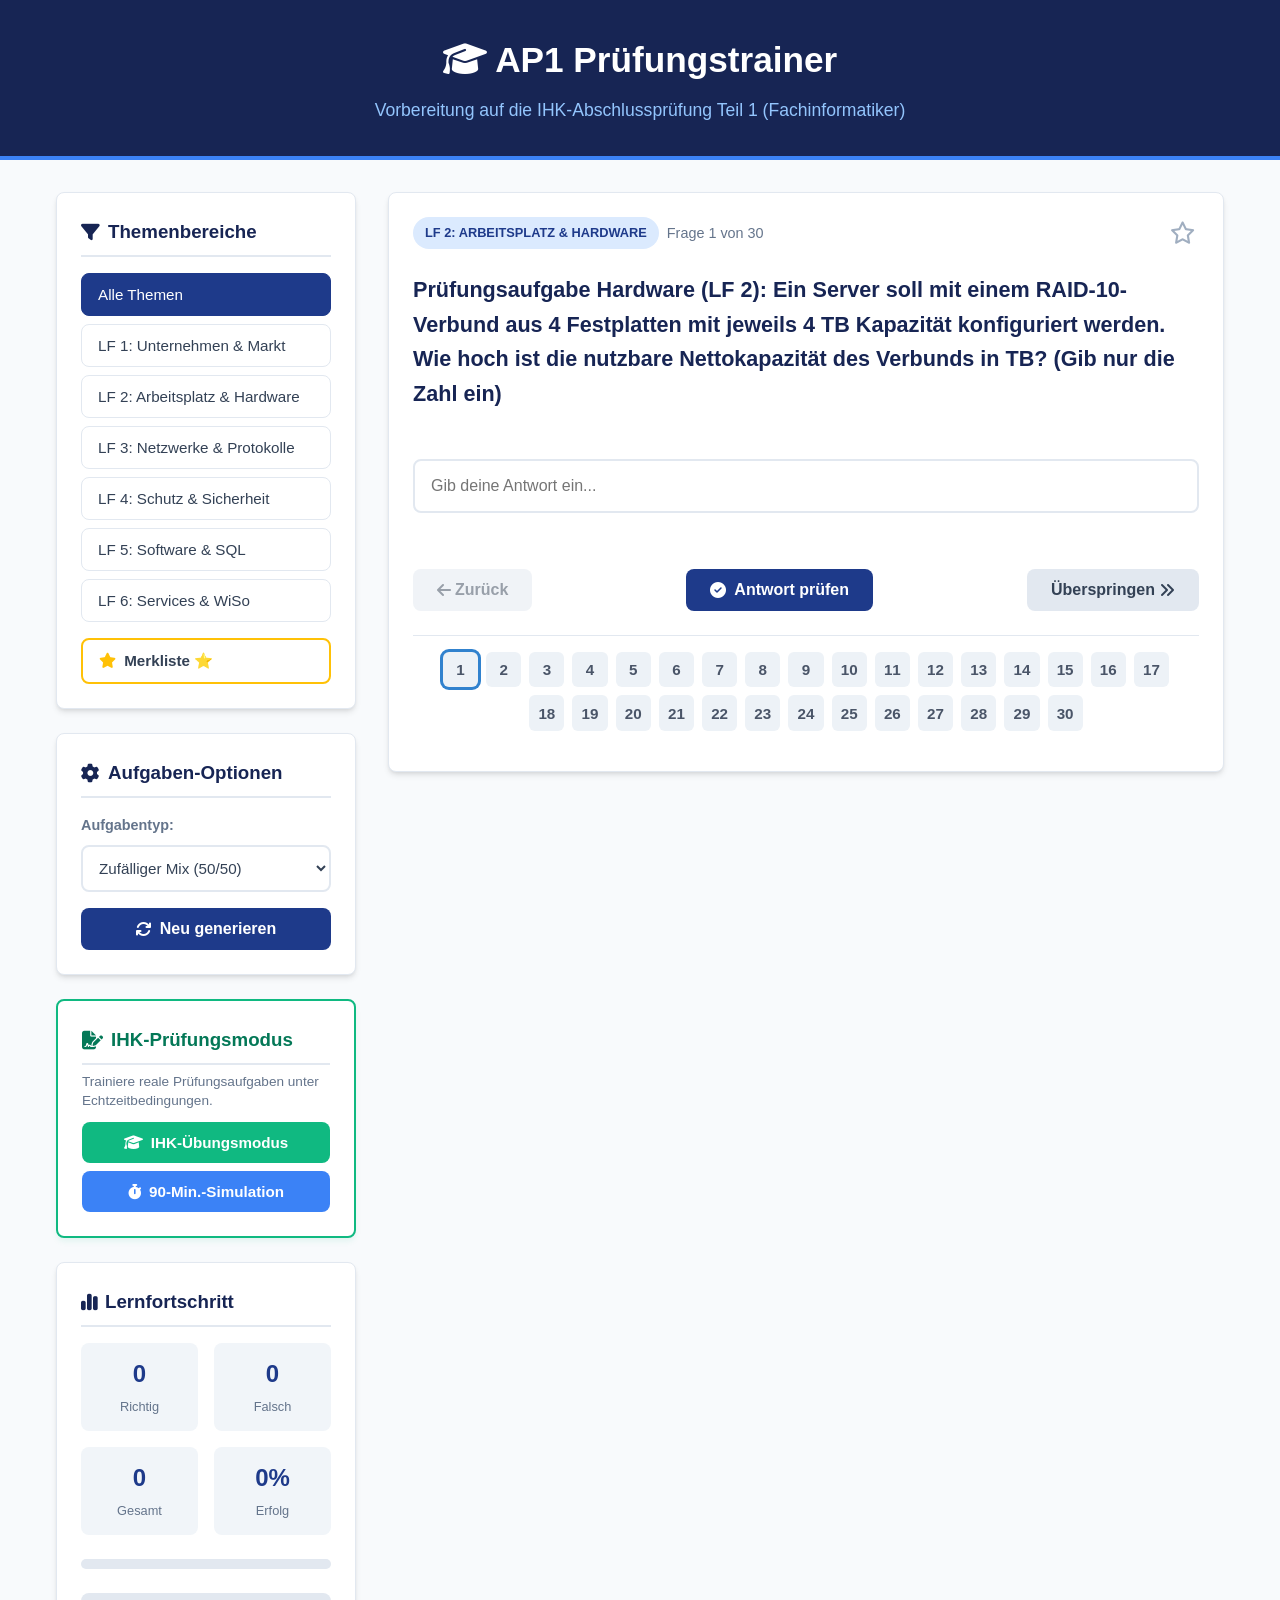
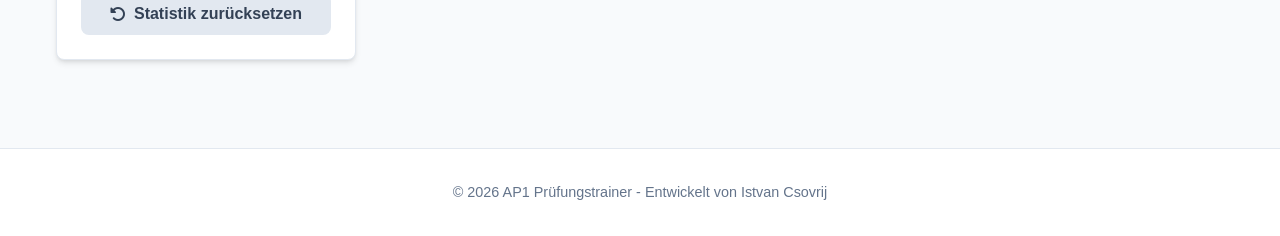
<file: 03_Quiz_App/index.html>
<!DOCTYPE html>
<html lang="de">
<head>
    <meta charset="UTF-8">
    <meta name="viewport" content="width=device-width, initial-scale=1.0">
    <title>AP1 Prüfungstrainer - Fachinformatiker</title>
    <link rel="stylesheet" href="style.css?v=37">
    <!-- FontAwesome for icons -->
    <link rel="stylesheet" href="https://cdnjs.cloudflare.com/ajax/libs/font-awesome/6.4.0/css/all.min.css">
</head>
<body>
    <header>
        <div class="header-container">
            <h1><i class="fa-solid fa-graduation-cap"></i> AP1 Prüfungstrainer</h1>
            <p>Vorbereitung auf die IHK-Abschlussprüfung Teil 1 (Fachinformatiker)</p>
        </div>
    </header>

    <main class="container">
        <!-- Sidebar / Filter -->
        <section class="sidebar">
            <div class="card">
                <h3><i class="fa-solid fa-filter"></i> Themenbereiche</h3>
                <div class="theme-filters" id="theme-filters">
                    <button class="btn btn-secondary" id="resume-quiz-btn" style="border: 2px solid #3b82f6; color: #2563eb; font-weight: bold; margin-bottom: 0.75rem; display: none; width: 100%; text-align: left; justify-content: flex-start; gap: 0.5rem; font-size: 0.95rem;">
                        <i class="fa-solid fa-arrow-left"></i> Haupt-Quiz fortsetzen
                    </button>
                    <button class="filter-btn active" data-theme="all">Alle Themen</button>
                    <button class="filter-btn" data-theme="lf1">LF 1: Unternehmen & Markt</button>
                    <button class="filter-btn" data-theme="lf2">LF 2: Arbeitsplatz & Hardware</button>
                    <button class="filter-btn" data-theme="lf3">LF 3: Netzwerke & Protokolle</button>
                    <button class="filter-btn" data-theme="lf4">LF 4: Schutz & Sicherheit</button>
                    <button class="filter-btn" data-theme="lf5">LF 5: Software & SQL</button>
                    <button class="filter-btn" data-theme="lf6">LF 6: Services & WiSo</button>
                    <button class="filter-btn" data-theme="favorites" id="favorites-filter-btn" style="border: 2px solid #ffc107; font-weight: bold; margin-top: 0.5rem;">
                        <i class="fa-solid fa-star" style="color: #ffc107; margin-right: 0.25rem;"></i> Merkliste ⭐
                    </button>
                </div>
            </div>

            <div class="card">
                <h3><i class="fa-solid fa-gear"></i> Aufgaben-Optionen</h3>
                <div class="control-group" style="display: flex; flex-direction: column; gap: 0.5rem; margin-top: 0.5rem;">
                    <label for="question-type-select" style="font-size: 0.9rem; color: var(--text-light); font-weight: 600;">Aufgabentyp:</label>
                    <select id="question-type-select" class="select-input" style="width: 100%; padding: 0.75rem; border: 2px solid var(--border-color); border-radius: var(--radius); font-size: 0.95rem; color: var(--text-color); background-color: white; outline: none; transition: var(--transition); cursor: pointer;">
                        <option value="mix">Zufälliger Mix (50/50)</option>
                        <option value="open">Nur offene Aufgaben (BaWü)</option>
                        <option value="standard">Nur MC & Zahleneingabe</option>
                    </select>
                </div>
                <button class="btn btn-primary btn-full" id="regenerate-btn" style="margin-top: 1rem;">
                    <i class="fa-solid fa-arrows-rotate"></i> Neu generieren
                </button>
            </div>

            <!-- IHK-Prüfungsmodus Card -->
            <div class="card exam-card" style="border: 2px solid #10b981; box-shadow: 0 4px 6px -1px rgba(16, 185, 129, 0.1);">
                <h3 style="color: #047857; margin-bottom: 0.5rem;"><i class="fa-solid fa-file-signature"></i> IHK-Prüfungsmodus</h3>
                <p style="font-size: 0.85rem; color: var(--text-light); margin-bottom: 0.75rem; line-height: 1.35;">Trainiere reale Prüfungsaufgaben unter Echtzeitbedingungen.</p>
                <div style="display: flex; flex-direction: column; gap: 0.5rem;">
                    <button class="btn btn-full" id="exam-mode-btn" style="background-color: #10b981; color: white; justify-content: center; font-weight: bold; border: none; font-size: 0.95rem; display: flex; align-items: center; gap: 0.5rem; width: 100%;">
                        <i class="fa-solid fa-graduation-cap"></i> IHK-Übungsmodus
                    </button>
                    <button class="btn btn-full" id="simulation-mode-btn" style="background-color: #3b82f6; color: white; justify-content: center; font-weight: bold; border: none; font-size: 0.95rem; display: flex; align-items: center; gap: 0.5rem; width: 100%;">
                        <i class="fa-solid fa-stopwatch"></i> 90-Min.-Simulation
                    </button>
                </div>
            </div>

            <div class="card stats-card">
                <h3><i class="fa-solid fa-chart-simple"></i> Lernfortschritt</h3>
                <div class="stats-grid">
                    <div class="stat-item">
                        <span class="stat-num" id="stat-correct">0</span>
                        <span class="stat-label">Richtig</span>
                    </div>
                    <div class="stat-item">
                        <span class="stat-num" id="stat-wrong">0</span>
                        <span class="stat-label">Falsch</span>
                    </div>
                    <div class="stat-item">
                        <span class="stat-num" id="stat-total">0</span>
                        <span class="stat-label">Gesamt</span>
                    </div>
                    <div class="stat-item">
                        <span class="stat-num" id="stat-percent">0%</span>
                        <span class="stat-label">Erfolg</span>
                    </div>
                </div>
                <div class="progress-bar-container">
                    <div class="progress-bar" id="progress-bar" style="width: 0%"></div>
                </div>
                <button class="btn btn-secondary btn-full" id="reset-stats-btn">
                    <i class="fa-solid fa-rotate-left"></i> Statistik zurücksetzen
                </button>
            </div>
        </section>

        <!-- Main Content Area -->
        <section class="quiz-area">
            <div class="card quiz-card" id="quiz-card">
                <div class="quiz-header" style="display: flex; align-items: center; justify-content: space-between; width: 100%;">
                    <div style="display: flex; align-items: center; gap: 0.5rem;">
                        <span class="badge" id="question-theme">Lernfeld</span>
                        <span class="question-number" id="question-number">Frage 0 von 0</span>
                    </div>
                    <button class="star-btn" id="star-btn" title="Frage merken / demarkieren" style="background: none; border: none; font-size: 1.4rem; color: #ffc107; cursor: pointer; transition: transform 0.2s; display: flex; align-items: center; justify-content: center; padding: 0.25rem;">
                        <i class="fa-regular fa-star"></i>
                    </button>
                </div>

                <div class="question-container">
                    <h2 id="question-text">Lade Fragen...</h2>
                    
                    <!-- For Code analysis, SQL or Pseudocode -->
                    <div id="code-block-container" class="code-block-container" style="display: none;">
                        <pre><code id="question-code"></code></pre>
                    </div>
                </div>

                <!-- Input options container -->
                <div class="answers-container" id="answers-container">
                    <!-- JavaScript will insert buttons or input fields here -->
                </div>

                <!-- Action buttons -->
                <div class="quiz-actions" style="display: flex; gap: 0.5rem; justify-content: space-between; align-items: center; width: 100%; margin-top: 1.5rem;">
                    <button class="btn btn-secondary" id="prev-btn" style="display: inline-flex; align-items: center; gap: 0.25rem;">
                        <i class="fa-solid fa-arrow-left"></i> Zurück
                    </button>
                    <div>
                        <button class="btn btn-primary" id="submit-btn" style="display: none;">
                            <i class="fa-solid fa-circle-check"></i> Antwort prüfen
                        </button>
                    </div>
                    <button class="btn btn-secondary" id="next-btn" style="display: inline-flex; align-items: center; gap: 0.25rem;">
                        Nächste <i class="fa-solid fa-arrow-right"></i>
                    </button>
                </div>

                <!-- Navigation grid container -->
                <div class="question-grid" id="question-grid" style="display: flex; flex-wrap: wrap; gap: 0.5rem; justify-content: center; margin-top: 1.5rem; padding: 1rem; border-top: 1px solid var(--border-color);">
                    <!-- Numbers will be generated here -->
                </div>
            </div>

            <!-- Explanation & feedback card -->
            <div class="card feedback-card" id="feedback-card" style="display: none;">
                <h3 id="feedback-title">Richtig!</h3>
                <div id="feedback-text"></div>
                <div class="explanation-section" id="explanation-section">
                    <h4>Erklärung:</h4>
                    <p id="explanation-text"></p>
                </div>
            </div>
        </section>

        <!-- Exam Mode Content Area (hidden by default) -->
        <section class="exam-area" id="exam-area" style="display: none; flex-direction: column; gap: 1rem; width: 100%; max-width: 800px; margin-bottom: 2rem;">
            <!-- Exam info card -->
            <div class="card" style="display: flex; justify-content: space-between; align-items: center; border-left: 5px solid #10b981; padding: 1rem;">
                <div>
                    <h2 id="exam-mode-title" style="margin: 0; color: #0f766e; font-size: 1.4rem;">IHK-Übungsmodus</h2>
                    <p style="margin: 0.25rem 0 0 0; color: var(--text-light); font-size: 0.9rem;">Bearbeite die Aufgaben. Antworten werden gespeichert und am Ende ausgewertet.</p>
                </div>
                <div id="exam-timer-container" style="display: none; align-items: center; gap: 0.5rem; background-color: #fee2e2; padding: 0.5rem 1rem; border-radius: 9999px; border: 1px solid #fca5a5; color: #991b1b; font-weight: bold; font-size: 1.1rem;">
                    <i class="fa-solid fa-clock-rotate-left fa-spin"></i> <span id="exam-timer">90:00</span>
                </div>
            </div>

            <!-- Exam Question Card -->
            <div class="card quiz-card" id="exam-question-card">
                <div class="quiz-header" style="display: flex; align-items: center; justify-content: space-between; width: 100%;">
                    <span class="badge" id="exam-question-theme" style="background-color: #0f766e;">Lernfeld</span>
                    <span class="question-number" id="exam-question-number">Aufgabe 1 von 25</span>
                </div>

                <div class="question-container" style="margin-top: 1rem;">
                    <h2 id="exam-question-text">Lade Prüfungsaufgabe...</h2>
                    <div id="exam-code-block-container" class="code-block-container" style="display: none; margin-top: 0.75rem;">
                        <pre><code id="exam-question-code"></code></pre>
                    </div>
                </div>

                <div class="answers-container" id="exam-answers-container" style="margin-top: 1.25rem;">
                    <!-- Input options or Textareas will be dynamically rendered here -->
                </div>

                <div class="quiz-actions" style="display: flex; gap: 0.5rem; justify-content: space-between; align-items: center; width: 100%; margin-top: 1.5rem; padding-top: 1rem; border-top: 1px solid var(--border-color);">
                    <button class="btn btn-secondary" id="exam-prev-btn" style="display: inline-flex; align-items: center; gap: 0.25rem;">
                        <i class="fa-solid fa-arrow-left"></i> Vorherige
                    </button>
                    <button class="btn" id="exam-skip-btn" style="background-color: #a0aec0; color: white; display: inline-flex; align-items: center; gap: 0.25rem; border: none;">
                        Überspringen <i class="fa-solid fa-angles-right"></i>
                    </button>
                    <button class="btn btn-primary" id="exam-next-btn" style="display: inline-flex; align-items: center; gap: 0.25rem;">
                        Speichern & Weiter <i class="fa-solid fa-arrow-right"></i>
                    </button>
                </div>
            </div>

            <!-- Exam Navigation Dashboard -->
            <div class="card" style="padding: 1.25rem;">
                <h4 style="margin: 0 0 0.75rem 0; font-size: 0.95rem; color: var(--text-light); text-transform: uppercase; letter-spacing: 0.05em;"><i class="fa-solid fa-grip"></i> Aufgabenübersicht</h4>
                <div class="question-grid" id="exam-question-grid" style="display: flex; flex-wrap: wrap; gap: 0.5rem; justify-content: flex-start; border-top: none; padding-top: 0;">
                    <!-- Numbers 1 to 25 -->
                </div>
                
                <div style="display: flex; gap: 1rem; margin-top: 1.5rem; flex-wrap: wrap; justify-content: space-between; align-items: center; border-top: 1px solid var(--border-color); padding-top: 1rem;">
                    <button class="btn btn-secondary" id="exam-exit-btn" style="border: 2px solid #e53e3e; color: #e53e3e; font-weight: bold; background: none;">
                        <i class="fa-solid fa-right-from-bracket"></i> Abbrechen & zurück
                    </button>
                    <button class="btn" id="exam-submit-btn" style="background-color: #10b981; color: white; font-weight: bold; font-size: 1.05rem; border: none; display: flex; align-items: center; gap: 0.5rem;">
                        <i class="fa-solid fa-paper-plane"></i> Prüfung abgeben & auswerten
                    </button>
                </div>
            </div>
        </section>

        <!-- Exam Results Area (hidden by default) -->
        <section class="results-area" id="exam-results-area" style="display: none; flex-direction: column; gap: 1rem; width: 100%; max-width: 800px; margin-bottom: 2rem;">
            <div class="card" style="text-align: center; padding: 2rem; border-top: 8px solid #3b82f6;">
                <div id="results-badge" style="display: inline-block; padding: 0.5rem 1.5rem; border-radius: 9999px; font-weight: bold; font-size: 1.2rem; margin-bottom: 1rem; color: white;">
                    BESTANDEN
                </div>
                <h2 id="results-score-title" style="margin: 0; font-size: 2rem; color: var(--text-color);">Du hast 0% erreicht</h2>
                <p id="results-points-label" style="margin: 0.5rem 0 1rem 0; font-size: 1.1rem; color: var(--text-light);">0 von 0 Punkten (Mindestens 51% zum Bestehen)</p>
                <div style="max-width: 400px; margin: 0 auto 1.5rem auto; background-color: #edf2f7; border-radius: 9999px; height: 1.5rem; overflow: hidden; border: 1px solid var(--border-color);">
                    <div id="results-progress" style="background-color: #3b82f6; height: 100%; transition: width 0.5s ease-out; width: 0%;"></div>
                </div>
                <p id="results-time-spent" style="color: var(--text-light); font-size: 0.95rem; font-style: italic; margin-bottom: 1rem;"></p>
                <button class="btn btn-primary" id="results-back-btn" style="margin-top: 1rem; font-weight: bold; display: inline-flex; align-items: center; gap: 0.5rem;">
                    <i class="fa-solid fa-house"></i> Zurück zur Hauptseite
                </button>
            </div>

            <div class="card" style="padding: 1.5rem;">
                <h3 style="margin: 0 0 1rem 0;"><i class="fa-solid fa-list-check"></i> Detaillierte Auswertung</h3>
                <p style="font-size: 0.9rem; color: var(--text-light); margin-bottom: 1.5rem; border-left: 3px solid #ffc107; padding-left: 0.5rem; line-height: 1.4;">
                    <strong>Selbstbewertung erforderlich:</strong> Offene Aufgaben können nicht automatisch bewertet werden. Bitte vergleiche deine Antwort mit der Musterlösung und klicke auf "Richtig" oder "Falsch", um deine Endnote zu berechnen.
                </p>
                <div id="results-list" style="display: flex; flex-direction: column; gap: 1.5rem;">
                    <!-- Question reviews with answer vs correct and self grading buttons -->
                </div>
            </div>
        </section>
    </main>

    <footer>
        <p>&copy; 2026 AP1 Prüfungstrainer - Entwickelt von Istvan Csovrij</p>
    </footer>

    <!-- Load the questions first, then the application logic -->
    <script src="questions.js?v=37"></script>
    <script src="generator.js?v=37"></script>
    <script src="app.js?v=37"></script>
</body>
</html>
</file>
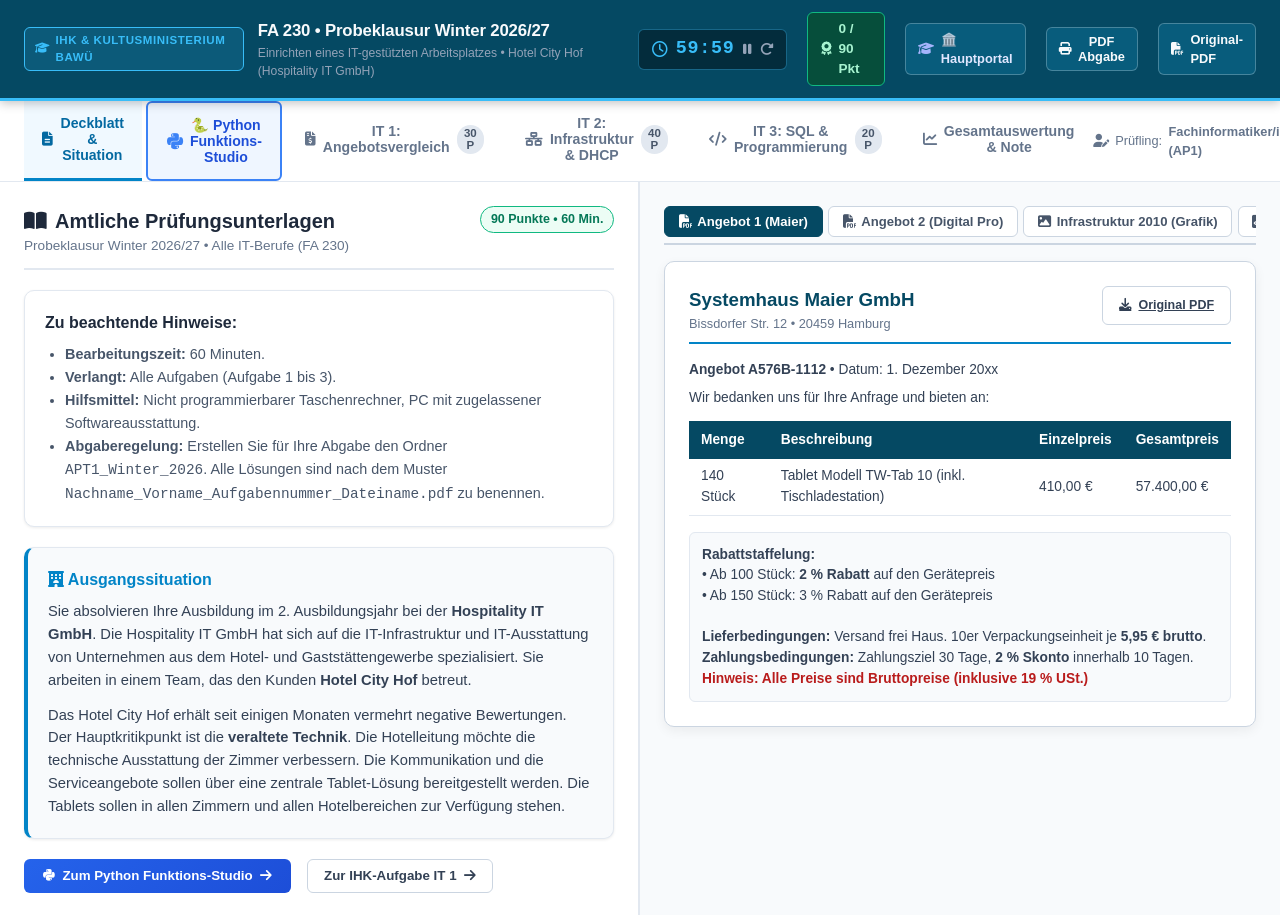
<file: probeklausur_hotel_city_hof/index.html>
<!DOCTYPE html>
<html lang="de">
<head>
    <meta charset="UTF-8">
    <meta name="viewport" content="width=device-width, initial-scale=1.0">
    <title>IHK Probeklausur Simulator 2026/27 – Hotel City Hof (FA 230)</title>
    <link rel="stylesheet" href="style.css?v=3">
    <!-- FontAwesome Icons -->
    <link rel="stylesheet" href="https://cdnjs.cloudflare.com/ajax/libs/font-awesome/6.4.0/css/all.min.css">
</head>
<body>

    <!-- TOP EXAM NAVIGATION BAR -->
    <style>
        /* Sofortige Farbanpassung rgb(5, 73, 99) garantiert ohne Cache-Probleme */
        .exam-navbar, header.exam-navbar {
            background: rgb(5, 73, 99) !important;
            border-bottom: 3px solid #38bdf8 !important;
        }
        .timer-box {
            background: rgb(3, 44, 60) !important;
            border: 1.5px solid rgba(56, 189, 248, 0.4) !important;
        }
        .header-action-btn {
            background: rgb(8, 92, 124) !important;
            border: 1px solid rgba(255, 255, 255, 0.25) !important;
        }
        .header-action-btn:hover {
            background: rgb(11, 115, 155) !important;
        }
        .kalk-table th {
            background: rgb(5, 73, 99) !important;
            color: #ffffff !important;
        }
        .att-tab-btn.active {
            background: rgb(5, 73, 99) !important;
            border-color: rgb(5, 73, 99) !important;
            color: #ffffff !important;
        }
        .code-editor-wrapper,
        .code-textarea,
        .test-log-card {
            background: rgb(3, 44, 60) !important;
            color: #7dd3fc !important;
        }
        .python-toolbar,
        .editor-toolbar {
            background: rgb(5, 73, 99) !important;
            color: #ffffff !important;
            border-bottom: 1px solid rgb(8, 92, 124) !important;
        }
        .exercise-select {
            background: rgb(3, 44, 60) !important;
            border: 1px solid rgb(8, 92, 124) !important;
            color: #38bdf8 !important;
        }
    </style>
    <!-- TOP EXAM NAVIGATION BAR -->
    <header class="exam-navbar" style="background: rgb(5, 73, 99) !important;">
        <div class="brand-section">
            <span class="official-stamp">
                <i class="fa-solid fa-graduation-cap"></i> IHK &amp; Kultusministerium BaWü
            </span>
            <div>
                <div class="brand-title">FA 230 • Probeklausur Winter 2026/27</div>
                <div class="brand-subtitle">Einrichten eines IT-gestützten Arbeitsplatzes • Hotel City Hof (Hospitality IT GmbH)</div>
            </div>
        </div>

        <div class="exam-controls">
            <!-- TIMER -->
            <div class="timer-box" id="timer-box" title="Prüfungs-Countdown (60 Minuten reguläre Bearbeitungszeit)">
                <i class="fa-regular fa-clock" style="color: #38bdf8;"></i>
                <span class="timer-display" id="timer-display">60:00</span>
                <button class="timer-btn" id="timer-toggle-btn" onclick="toggleTimer()" title="Timer pausieren/fortsetzen">
                    <i class="fa-solid fa-pause"></i>
                </button>
                <button class="timer-btn" onclick="resetTimer()" title="Timer zurücksetzen">
                    <i class="fa-solid fa-rotate-right"></i>
                </button>
            </div>

            <!-- POINTS COUNTER -->
            <div class="points-box" title="Aktuell erzielte Punkte / Maximale Gesamtpunktzahl">
                <i class="fa-solid fa-award"></i>
                <span id="total-points-display">0 / 90 Pkt</span>
            </div>

            <!-- ACTION BUTTONS -->
            <a href="../ap1_portal_2026_x92/" class="header-action-btn" title="Zurück zum Hauptportal (AP1 Prüfungstrainer)" style="background: rgba(99, 102, 241, 0.25); border-color: #818cf8; color: #e0e7ff; text-decoration: none; font-weight: 700;">
                <i class="fa-solid fa-graduation-cap" style="color: #a5b4fc;"></i> 🏛️ Hauptportal
            </a>
            <button class="header-action-btn" onclick="window.print()" title="Ergebnisse als PDF drucken / im Abgabeordner speichern">
                <i class="fa-solid fa-print"></i> PDF Abgabe
            </button>
            <a href="assets/230_IT_Probeklausur_A.pdf" target="_blank" class="header-action-btn" title="Originales amtliches Prüfungs-PDF ansehen">
                <i class="fa-solid fa-file-pdf"></i> Original-PDF
            </a>
        </div>
    </header>

    <!-- NAVIGATION TABS -->
    <nav class="nav-tabs-bar">
        <div class="nav-tabs">
            <button class="nav-tab-btn active" data-tab="deckblatt" onclick="switchTaskTab('deckblatt')">
                <i class="fa-solid fa-file-lines"></i> Deckblatt &amp; Situation
            </button>
            <button class="nav-tab-btn" data-tab="python_studio" onclick="switchTaskTab('python_studio')" style="border: 2px solid #3b82f6; background: #eff6ff; color: #1d4ed8; font-weight: 800; border-radius: 6px;">
                <i class="fa-brands fa-python" style="color: #3b82f6; font-size: 1.15rem;"></i> 🐍 Python Funktions-Studio
            </button>
            <button class="nav-tab-btn" data-tab="it1" onclick="switchTaskTab('it1')">
                <i class="fa-solid fa-file-invoice-dollar"></i> IT 1: Angebotsvergleich <span class="badge-pts">30 P</span>
            </button>
            <button class="nav-tab-btn" data-tab="it2" onclick="switchTaskTab('it2')">
                <i class="fa-solid fa-network-wired"></i> IT 2: Infrastruktur &amp; DHCP <span class="badge-pts">40 P</span>
            </button>
            <button class="nav-tab-btn" data-tab="it3" onclick="switchTaskTab('it3')">
                <i class="fa-solid fa-code"></i> IT 3: SQL &amp; Programmierung <span class="badge-pts">20 P</span>
            </button>
            <button class="nav-tab-btn" data-tab="auswertung" onclick="switchTaskTab('auswertung')">
                <i class="fa-solid fa-chart-line"></i> Gesamtauswertung &amp; Note
            </button>
        </div>
        <div class="candidate-tag">
            <i class="fa-solid fa-user-pen"></i> Prüfling: <strong>Fachinformatiker/in (AP1)</strong>
        </div>
    </nav>

    <!-- MAIN WORKSPACE SPLIT VIEW -->
    <main class="exam-container">

        <!-- ============================================================== -->
        <!-- LEFT PANE: AUFGABENSTELLUNGEN & INTERAKTIVE EINGABEFELDER -->
        <!-- ============================================================== -->
        <section class="pane left-pane">

            <!-- TAB 0: DECKBLATT & SITUATION -->
            <div class="task-content-section" id="section-deckblatt">
                <div class="section-header">
                    <div>
                        <div class="section-title"><i class="fa-solid fa-book-open"></i> Amtliche Prüfungsunterlagen</div>
                        <div style="font-size: 0.85rem; color: var(--text-muted);">Probeklausur Winter 2026/27 • Alle IT-Berufe (FA 230)</div>
                    </div>
                    <span class="points-pill">90 Punkte • 60 Min.</span>
                </div>

                <div class="exam-card">
                    <h4 style="margin-bottom: 0.5rem; color: #1e293b;">Zu beachtende Hinweise:</h4>
                    <ul style="padding-left: 1.25rem; font-size: 0.9rem; color: #475569; line-height: 1.6;">
                        <li><strong>Bearbeitungszeit:</strong> 60 Minuten.</li>
                        <li><strong>Verlangt:</strong> Alle Aufgaben (Aufgabe 1 bis 3).</li>
                        <li><strong>Hilfsmittel:</strong> Nicht programmierbarer Taschenrechner, PC mit zugelassener Softwareausstattung.</li>
                        <li><strong>Abgaberegelung:</strong> Erstellen Sie für Ihre Abgabe den Ordner <code>APT1_Winter_2026</code>. Alle Lösungen sind nach dem Muster <code>Nachname_Vorname_Aufgabennummer_Dateiname.pdf</code> zu benennen.</li>
                    </ul>
                </div>

                <div class="exam-card scenario-card">
                    <h4 style="margin-bottom: 0.5rem; color: #0284c7;"><i class="fa-solid fa-hotel"></i> Ausgangssituation</h4>
                    <p style="font-size: 0.92rem; color: #334155; line-height: 1.55; margin-bottom: 0.75rem;">
                        Sie absolvieren Ihre Ausbildung im 2. Ausbildungsjahr bei der <strong>Hospitality IT GmbH</strong>. Die Hospitality IT GmbH hat sich auf die IT-Infrastruktur und IT-Ausstattung von Unternehmen aus dem Hotel- und Gaststättengewerbe spezialisiert. Sie arbeiten in einem Team, das den Kunden <strong>Hotel City Hof</strong> betreut.
                    </p>
                    <p style="font-size: 0.92rem; color: #334155; line-height: 1.55;">
                        Das Hotel City Hof erhält seit einigen Monaten vermehrt negative Bewertungen. Der Hauptkritikpunkt ist die <strong>veraltete Technik</strong>. Die Hotelleitung möchte die technische Ausstattung der Zimmer verbessern. Die Kommunikation und die Serviceangebote sollen über eine zentrale Tablet-Lösung bereitgestellt werden. Die Tablets sollen in allen Zimmern und allen Hotelbereichen zur Verfügung stehen.
                    </p>
                </div>

                <div style="display: flex; gap: 1rem; margin-top: 1rem;">
                    <button class="btn-primary" onclick="switchTaskTab('python_studio')" style="background: linear-gradient(135deg, #2563eb, #1d4ed8);">
                        <i class="fa-brands fa-python"></i> Zum Python Funktions-Studio <i class="fa-solid fa-arrow-right"></i>
                    </button>
                    <button class="btn-secondary" onclick="switchTaskTab('it1')">
                        Zur IHK-Aufgabe IT 1 <i class="fa-solid fa-arrow-right"></i>
                    </button>
                </div>
            </div>

            <!-- TAB: PYTHON FUNKTIONS-STUDIO & GENERATOR -->
            <div class="task-content-section" id="section-python_studio" style="display: none;">
                <div class="section-header">
                    <div>
                        <div class="section-title"><i class="fa-brands fa-python" style="color: #3b82f6;"></i> Python Funktions-Studio &amp; Generator</div>
                        <div style="font-size: 0.85rem; color: var(--text-muted);">Funktionen coden, Rabatt- und Tariflogik programmieren &amp; mit Unit-Tests prüfen</div>
                    </div>
                    <span class="python-badge">LIVE RUNNER</span>
                </div>

                <!-- SELECTOR & GENERATOR BAR -->
                <div class="exam-card" style="background: #f0fdf4; border: 1.5px solid #86efac; padding: 1rem;">
                    <div style="display: flex; justify-content: space-between; align-items: center; flex-wrap: wrap; gap: 0.75rem;">
                        <div style="display: flex; align-items: center; gap: 0.5rem;">
                            <label for="py-exercise-select" style="font-weight: 700; font-size: 0.88rem; color: #166534;">Übungsaufgabe wählen:</label>
                            <select id="py-exercise-select" class="exercise-select" onchange="onSelectPythonExercise(this.value)">
                                <option value="0">🏨 1. Hotel City Hof (Sport &amp; Wellness – Original BaWü)</option>
                                <option value="1">🛒 2. IT-Systemhaus (Hardware-Mengenrabatte)</option>
                                <option value="2">🎟️ 3. Kinoticket-Rechner (Altersstaffel &amp; Wochenende)</option>
                                <option value="3">🏋️ 4. Fitness-Club (Modulpakete &amp; VIP-Treue)</option>
                            </select>
                        </div>
                        <button class="btn-accent" onclick="generateRandomPythonExercise()" style="padding: 0.45rem 0.85rem; font-size: 0.84rem; background: #059669;">
                            <i class="fa-solid fa-wand-magic-sparkles"></i> 🎲 Zufällige neue Aufgabe generieren
                        </button>
                    </div>
                </div>

                <!-- AUFGABEN-BRIEFING -->
                <div class="exam-card" id="py-briefing-card">
                    <h3 id="py-exercise-title" style="color: #1e293b; margin-bottom: 0.5rem; font-size: 1.1rem;">
                        Hotel City Hof: Sport- und Wellnesskurse
                    </h3>
                    <p id="py-exercise-desc" style="font-size: 0.9rem; color: #475569; margin-bottom: 0.75rem; line-height: 1.55;">
                        Bucht ein Gast Sport- und Wellnesskurse, wird im Anschluss der Preis ermittelt und der Hotelrechnung hinzugefügt. Es gibt verschiedene Rabatte bei der Buchung von mehreren Kursen. Stammgäste mit Goldstatus können die Kurse zu einem extra reduzierten Preis buchen.
                    </p>

                    <div style="background: #f8fafc; border: 1px solid #cbd5e1; border-radius: var(--radius-sm); padding: 0.75rem; font-size: 0.85rem; margin-bottom: 0.75rem;">
                        <div style="font-weight: 700; color: #0284c7; margin-bottom: 0.35rem;">Zu implementierende Funktionssignatur:</div>
                        <code id="py-signature-display" style="font-family: var(--font-mono); font-size: 0.92rem; color: #0369a1; font-weight: 700;">def ermittle_Preis(gebuchteKurse: list, Status: str) -> float:</code>
                        <div style="margin-top: 0.4rem; color: #64748b;" id="py-helper-display">
                            Vorgegebene Hilfsfunktion: <code>get_Betrag(kurs: str) -> float</code> (muss nicht implementiert werden).
                        </div>
                    </div>

                    <!-- RABATT-REGELN & STAMMDATEN -->
                    <div style="display: grid; grid-template-columns: 1fr 1fr; gap: 0.75rem; margin-bottom: 0.5rem;">
                        <div style="background: #fffbeb; border: 1px solid #fde68a; border-radius: var(--radius-sm); padding: 0.65rem;">
                            <strong style="color: #92400e; font-size: 0.85rem;"><i class="fa-solid fa-tags"></i> Rabattstaffelung:</strong>
                            <ul id="py-rules-list" style="margin-top: 0.35rem; padding-left: 1.15rem; font-size: 0.82rem; color: #78350f; line-height: 1.45;">
                                <li>Mehr als 3 Kurse gebucht: <strong>20 % Rabatt</strong> auf den Gesamtbetrag</li>
                                <li>Mehr als 5 Kurse gebucht: <strong>30 % Rabatt</strong> auf den Gesamtbetrag</li>
                                <li>Status "Gold": <strong>zusätzlich 50 % Rabatt</strong> auf den rabattierten Betrag</li>
                            </ul>
                        </div>
                        <div style="background: #f0fdfa; border: 1px solid #99f6e4; border-radius: var(--radius-sm); padding: 0.65rem;">
                            <strong style="color: #0f766e; font-size: 0.85rem;"><i class="fa-solid fa-table-list"></i> Auszug Stammdaten:</strong>
                            <div id="py-masterdata-display" style="margin-top: 0.35rem; font-size: 0.8rem; color: #115e59; max-height: 90px; overflow-y: auto;">
                                • Morgen-Yoga: 14.00 €<br>• Aqua-Fitness: 12.00 €<br>• Pilates: 15.00 €<br>• Rückenfit: 12.00 €<br>• Nordic Walking: 10.00 €<br>• Personal Training: 55.00 €
                            </div>
                        </div>
                    </div>
                </div>

                <!-- PYTHON CODE-EDITOR -->
                <div class="code-editor-wrapper">
                    <div class="python-toolbar">
                        <span><i class="fa-brands fa-python" style="color: #38bdf8;"></i> Python 3 • Interaktiver Code-Editor</span>
                        <div style="display: flex; gap: 0.5rem;">
                            <button onclick="resetPythonCode()" class="btn-secondary" style="padding: 0.2rem 0.55rem; font-size: 0.75rem;">
                                <i class="fa-solid fa-rotate-left"></i> Zurücksetzen
                            </button>
                        </div>
                    </div>
                    <textarea id="python_code_editor" class="code-textarea" style="min-height: 250px; font-size: 0.92rem; line-height: 1.55;" spellcheck="false">
def ermittle_Preis(gebuchteKurse, Status):
    # 1. Grundpreise mit der Hilfsfunktion aufsummieren
    summe = 0.0
    for kurs in gebuchteKurse:
        summe += get_Betrag(kurs)
    
    # 2. Mengenrabatt anwenden (Höhere Schwelle > 5 zuerst prüfen!)
    anzahl = len(gebuchteKurse)
    if anzahl > 5:
        summe = summe * 0.70    # 30 % Rabatt
    elif anzahl > 3:
        summe = summe * 0.80    # 20 % Rabatt
    
    # 3. Statusrabatt für 'Gold'
    if Status == "Gold":
        summe = summe * 0.50    # 50 % Zusatzrabatt
        
    return round(summe, 2)
</textarea>
                </div>

                <!-- ACTIONS -->
                <div style="display: flex; gap: 0.75rem; align-items: center; margin-bottom: 0.75rem; flex-wrap: wrap;">
                    <button class="btn-accent" onclick="runPythonStudioTests()" style="font-size: 0.95rem; padding: 0.65rem 1.3rem;">
                        <i class="fa-solid fa-play"></i> <strong>Python-Code ausführen &amp; Tests starten</strong>
                    </button>
                    <button class="btn-secondary" onclick="togglePythonSolution()">
                        <i class="fa-solid fa-lightbulb"></i> Musterlösung anzeigen
                    </button>
                </div>

                <!-- TEST RUNNER CONSOLE -->
                <div class="test-log-card" id="py-test-log-console">
                    <div style="color: #94a3b8;"><i class="fa-solid fa-terminal"></i> Klicken Sie auf "Python-Code ausführen", um die 5 Testfälle zu prüfen.</div>
                </div>

                <!-- MUSTERLÖSUNG ACCORDION -->
                <div class="solution-box" id="solution-python-studio">
                    <div class="solution-header">
                        <span><i class="fa-solid fa-circle-check"></i> Python Musterlösung &amp; Erklärung</span>
                        <span style="font-size: 0.8rem; font-weight: normal; color: #166534;">IHK-konformer Lösungsaufbau</span>
                    </div>
                    <pre id="py-solution-code-block" style="background: rgb(3, 44, 60); border: 1px solid rgb(8, 92, 124); color: #7dd3fc; padding: 0.85rem; border-radius: 6px; font-family: monospace; font-size: 0.88rem; line-height: 1.5;"></pre>
                    <div style="margin-top: 0.75rem; font-size: 0.85rem; color: #166534; line-height: 1.5;">
                        <strong>Schritt-für-Schritt Aufbau jeder IHK-Funktionsaufgabe:</strong><br>
                        1. <strong>Akkumulation:</strong> Initialisieren einer Summenvariable (<code>summe = 0.0</code>) und Schleife über die Liste mit der Hilfsfunktion.<br>
                        2. <strong>Staffelrabatt:</strong> Immer mit der <em>höchsten Bedingung</em> (z. B. <code>> 5</code>) beginnen, gefolgt von <code>elif > 3</code>.<br>
                        3. <strong>Sonderstatus:</strong> Multiplikativer oder additiver Rabattabzug.<br>
                        4. <strong>Rückgabe:</strong> Ergebnis mit <code>return</code> zurückgeben (nicht <code>print</code>!).
                    </div>
                </div>
            </div>

            <!-- TAB 1: IT 1 ANGEBOTSVERGLEICH (30 Pkt) -->
            <div class="task-content-section" id="section-it1" style="display: none;">
                <div class="section-header">
                    <div>
                        <div class="section-title"><i class="fa-solid fa-file-invoice-dollar"></i> IT 1: Angebotsvergleich Tablets</div>
                        <div style="font-size: 0.85rem; color: var(--text-muted);">Quantitativer Angebotsvergleich von 140 Tablets (Anlage 1)</div>
                    </div>
                    <span class="points-pill" id="it1-score-display">0 / 30 Pkt</span>
                </div>

                <div class="email-box">
                    <div class="email-header">
                        <strong>Von:</strong> martina.berger@hospitality-it.de<br>
                        <strong>An:</strong> azubi@hospitality-it.de<br>
                        <strong>Betreff:</strong> Beschaffung Tablets
                    </div>
                    <p style="margin-bottom: 0.5rem;">Guten Tag,</p>
                    <p style="margin-bottom: 0.5rem;">
                        das Hotel City Hof benötigt <strong>140 Tablets</strong>. Uns liegen bereits 2 Angebote von unseren Lieferanten vor (Angebot1.pdf, Angebot2.pdf).
                    </p>
                    <p style="margin-bottom: 0.5rem;">
                        Führen Sie bitte einen <strong>quantitativen Angebotsvergleich</strong> durch. Verwenden Sie die bereitgestellte Vorlage für die Tabellenkalkulation (Angebotsvergleich.xlsx). Kennzeichnen Sie das günstigere Angebot.
                    </p>
                    <p>Freundliche Grüße<br><strong>Martina Berger</strong> (Projektleiterin)</p>
                </div>

                <div class="exam-card">
                    <h4 style="margin-bottom: 0.5rem; color: #1e293b;">Interaktive Bezugspreiskalkulation (Netto in EUR):</h4>
                    <p style="font-size: 0.82rem; color: var(--text-muted); margin-bottom: 0.5rem;">
                        <i class="fa-solid fa-circle-info" style="color: #0284c7;"></i> Wichtig: Rechnen Sie Angebot 1 (Systemhaus Maier) von Brutto auf Netto um! Geben Sie Beträge mit zwei Nachkommastellen ein.
                    </p>

                    <table class="kalk-table">
                        <thead>
                            <tr>
                                <th>Kalkulationsschema</th>
                                <th style="width: 32%;">Systemhaus Maier (1)</th>
                                <th style="width: 32%;">Digital Pro GmbH (2)</th>
                            </tr>
                        </thead>
                        <tbody>
                            <tr>
                                <td><strong>Listeneinkaufspreis (140 Stück, netto)</strong></td>
                                <td><input type="number" step="0.01" id="m_lep" placeholder="z. B. 48235.29"></td>
                                <td><input type="number" step="0.01" id="d_lep" placeholder="z. B. 49700.00"></td>
                            </tr>
                            <tr>
                                <td>- Lieferrabatt</td>
                                <td><input type="number" step="0.01" id="m_rabatt" placeholder="z. B. 964.71"></td>
                                <td><input type="number" step="0.01" id="d_rabatt" placeholder="0.00"></td>
                            </tr>
                            <tr style="background: #f8fafc;">
                                <td>= <strong>Zieleinkaufspreis</strong></td>
                                <td><input type="number" step="0.01" id="m_zep"></td>
                                <td><input type="number" step="0.01" id="d_zep"></td>
                            </tr>
                            <tr>
                                <td>- Lieferskonto</td>
                                <td><input type="number" step="0.01" id="m_skonto" placeholder="z. B. 945.41"></td>
                                <td><input type="number" step="0.01" id="d_skonto" placeholder="z. B. 1491.00"></td>
                            </tr>
                            <tr style="background: #f8fafc;">
                                <td>= <strong>Bareinkaufspreis</strong></td>
                                <td><input type="number" step="0.01" id="m_bep"></td>
                                <td><input type="number" step="0.01" id="d_bep"></td>
                            </tr>
                            <tr>
                                <td>+ Bezugskosten (netto)</td>
                                <td><input type="number" step="0.01" id="m_bezug" placeholder="z. B. 70.00"></td>
                                <td><input type="number" step="0.01" id="d_bezug" placeholder="z. B. 75.00"></td>
                            </tr>
                            <tr style="background: #e0f2fe; font-weight: bold;">
                                <td>= <strong>Bezugspreis (Einstandspreis)</strong></td>
                                <td><input type="number" step="0.01" id="m_gesamt"></td>
                                <td><input type="number" step="0.01" id="d_gesamt"></td>
                            </tr>
                        </tbody>
                    </table>

                    <div style="margin: 1rem 0; padding: 0.75rem; background: #f8fafc; border-radius: var(--radius-sm); border: 1px solid var(--border);">
                        <strong>Welches Angebot ist das günstigere?</strong>
                        <div style="display: flex; gap: 1.5rem; margin-top: 0.5rem;">
                            <label style="cursor: pointer; display: flex; align-items: center; gap: 0.4rem;">
                                <input type="radio" name="it1_winner" value="maier"> Systemhaus Maier GmbH
                            </label>
                            <label style="cursor: pointer; display: flex; align-items: center; gap: 0.4rem;">
                                <input type="radio" name="it1_winner" value="digitalpro"> Digital Pro GmbH
                            </label>
                        </div>
                        <div id="it1-winner-feedback" style="margin-top: 0.5rem; font-size: 0.85rem;"></div>
                    </div>

                    <div style="display: flex; gap: 0.75rem; align-items: center;">
                        <button class="btn-accent" onclick="checkIT1()">
                            <i class="fa-solid fa-check-double"></i> Kalkulation prüfen &amp; bewerten (30 Pkt)
                        </button>
                        <button class="btn-secondary" onclick="toggleMusterloesung('it1')">
                            <i class="fa-solid fa-lightbulb"></i> Musterlösung anzeigen
                        </button>
                    </div>

                    <!-- MUSTERLÖSUNG IT 1 -->
                    <div class="solution-box" id="solution-it1">
                        <div class="solution-header">
                            <span><i class="fa-solid fa-check-circle"></i> Offizielle IHK Musterlösung (IT 1)</span>
                            <span>30 / 30 Punkte</span>
                        </div>
                        <p style="font-size: 0.88rem; line-height: 1.5; color: #166534;">
                            <strong>1. Systemhaus Maier GmbH (Preise im Angebot sind brutto inkl. 19 % USt.):</strong><br>
                            • Listeneinkaufspreis netto: 57.400,00 € / 1,19 = <strong>48.235,29 €</strong> (bzw. 344,54 €/Stück)<br>
                            • Lieferrabatt (2 % ab 100 Stück): 48.235,29 € * 0,02 = <strong>964,71 €</strong><br>
                            • Zieleinkaufspreis: 48.235,29 € - 964,71 € = <strong>47.270,58 €</strong><br>
                            • Lieferskonto (2 % Skonto): 47.270,58 € * 0,02 = <strong>945,41 €</strong><br>
                            • Bareinkaufspreis: 47.270,58 € - 945,41 € = <strong>46.325,17 €</strong><br>
                            • Bezugskosten (14 Verpackungseinheiten à 5,95 € brutto): 83,30 € / 1,19 = <strong>70,00 € netto</strong> (Versand frei Haus)<br>
                            • <strong>Bezugspreis gesamt: 46.395,17 € netto</strong><br><br>
                            <strong>2. Digital Pro GmbH (Preise sind netto):</strong><br>
                            • Listeneinkaufspreis netto: 140 * 355,00 € = <strong>49.700,00 €</strong><br>
                            • Lieferrabatt: 0,00 € (da 5 % erst ab 200 Stück gewährt werden)<br>
                            • Zieleinkaufspreis: <strong>49.700,00 €</strong><br>
                            • Lieferskonto (3 % Skonto): 49.700,00 € * 0,03 = <strong>1.491,00 €</strong><br>
                            • Bareinkaufspreis: 49.700,00 € - 1.491,00 € = <strong>48.209,00 €</strong><br>
                            • Bezugskosten: Pauschale Verpackung &amp; Versand = <strong>75,00 €</strong><br>
                            • <strong>Bezugspreis gesamt: 48.284,00 € netto</strong><br><br>
                            <strong>Entscheidung:</strong> Das Angebot von <strong>Systemhaus Maier GmbH</strong> ist mit 46.395,17 € netto um <strong>1.888,83 € günstiger</strong> als das Angebot der Digital Pro GmbH (48.284,00 €).
                        </p>
                    </div>
                </div>
            </div>

            <!-- TAB 2: IT 2 INFRASTRUKTUR & DHCP (40 Pkt) -->
            <div class="task-content-section" id="section-it2" style="display: none;">
                <div class="section-header">
                    <div>
                        <div class="section-title"><i class="fa-solid fa-network-wired"></i> IT 2: Infrastruktur und Konfiguration</div>
                        <div style="font-size: 0.85rem; color: var(--text-muted);">WLAN-Analyse, Ausleuchtung &amp; DHCP-Server für 1.000 Clients (Anlage 2)</div>
                    </div>
                    <span class="points-pill" id="it2-score-display">0 / 40 Pkt</span>
                </div>

                <!-- 2.1 WLAN URSACHEN (12 Pkt) -->
                <div class="exam-card">
                    <div style="display: flex; justify-content: space-between; align-items: center; margin-bottom: 0.5rem;">
                        <h4 style="color: #1e293b;">2.1 Analyse der schlechten WLAN-Datenrate (12 Punkte)</h4>
                        <span class="points-pill" id="it2_1-score-display">0 / 12 Pkt</span>
                    </div>
                    <p style="font-size: 0.88rem; color: #475569; margin-bottom: 0.75rem;">
                        Die Leitung beklagt: Sobald mehr als 50 % der Zimmer belegt sind, sinkt die Datenrate drastisch. Analysieren Sie 3 Ursachen anhand der Infrastruktur von 2010 (siehe Anlage 2 rechts):
                    </p>

                    <div style="display: flex; flex-direction: column; gap: 0.5rem; margin-bottom: 0.75rem;">
                        <input type="text" id="wlan_u1" class="kalk-table" style="padding: 0.45rem; text-align: left;" placeholder="1. Ursache (z. B. Frequenzüberlastung 2,4 GHz / Co-Channel Interference)">
                        <input type="text" id="wlan_u2" class="kalk-table" style="padding: 0.45rem; text-align: left;" placeholder="2. Ursache (z. B. Hohe Clientdichte / CSMA/CA Shared Medium Kollisionen)">
                        <input type="text" id="wlan_u3" class="kalk-table" style="padding: 0.45rem; text-align: left;" placeholder="3. Ursache (z. B. Fast-Ethernet 100 Mbit Uplink Flaschenhals / Veralteter 802.11 Standard)">
                    </div>

                    <button class="btn-accent" onclick="checkIT2_1()">Ursachen bewerten (12 Pkt)</button>
                </div>

                <!-- 2.2 AUSLEUCHTUNG (8 Pkt) -->
                <div class="exam-card">
                    <div style="display: flex; justify-content: space-between; align-items: center; margin-bottom: 0.5rem;">
                        <h4 style="color: #1e293b;">2.2 Ausleuchtungsplanung &amp; Accesspoints (8 Punkte)</h4>
                        <span class="points-pill" id="it2_2-score-display">0 / 8 Pkt</span>
                    </div>
                    <p style="font-size: 0.88rem; color: #475569; margin-bottom: 0.75rem;">
                        Welche Maßnahmen und Erweiterungen aus <code>erweiterung.drawio</code> gewährleisten eine lückenlose Abdeckung?
                    </p>
                    <div style="display: flex; flex-direction: column; gap: 0.4rem; font-size: 0.88rem; margin-bottom: 0.75rem;">
                        <label style="cursor: pointer;"><input type="checkbox" id="ap_choice_og2"> Zusätzliche Access Points im 2. OG und 9. OG platzieren</label>
                        <label style="cursor: pointer;"><input type="checkbox" id="ap_choice_og9"> Access Point im Wellness- &amp; Fitnessbereich (EG/Lounge) installieren</label>
                        <label style="cursor: pointer;"><input type="checkbox" id="ap_choice_og10"> Access Point im 10. OG für die Konferenzräume</label>
                        <label style="cursor: pointer;"><input type="checkbox" id="ap_dualband"> Upgrade auf Dual-Band (2,4 GHz + 5 GHz / Wi-Fi 6) mit Band Steering &amp; Fast Roaming</label>
                    </div>
                    <button class="btn-accent" onclick="checkIT2_2()">Ausleuchtung bewerten (8 Pkt)</button>
                </div>

                <!-- 2.3 DHCP SERVER subnets.txt (20 Pkt) -->
                <div class="exam-card">
                    <div style="display: flex; justify-content: space-between; align-items: center; margin-bottom: 0.5rem;">
                        <h4 style="color: #1e293b;">2.3 Konfiguration DHCP-Server für 1.000 Clients (20 Punkte)</h4>
                        <span class="points-pill" id="it2_3-score-display">0 / 20 Pkt</span>
                    </div>

                    <div class="email-box" style="margin-bottom: 0.75rem;">
                        <div class="email-header">
                            <strong>Von:</strong> gregor.lutz@hospitality-it.de &bull; <strong>Betreff:</strong> Vorbereitung DHCP-Server
                        </div>
                        <p style="font-size: 0.86rem;">
                            Unser Kunde Hotel City Hof rechnet mit bis zu <strong>1.000 gleichzeitigen Clients</strong> (Tablets &amp; Gäste-Geräte). Passen Sie die Vorlage <code>subnets.txt</code> auf das Subnetz des Hotel City Hof an (Netzwerk: <code>172.16.0.0</code>).
                        </p>
                    </div>

                    <table class="kalk-table">
                        <tr>
                            <td style="width: 35%;"><strong>Netzwerkadresse:</strong></td>
                            <td><input type="text" id="dhcp_subnet" placeholder="z. B. 172.16.0.0" style="text-align: left;"></td>
                        </tr>
                        <tr>
                            <td><strong>Subnetzmaske (für min. 1.000 Hosts):</strong></td>
                            <td><input type="text" id="dhcp_netmask" placeholder="z. B. 255.255.252.0" style="text-align: left;"></td>
                        </tr>
                        <tr>
                            <td><strong>Broadcast-Adresse:</strong></td>
                            <td><input type="text" id="dhcp_broadcast" placeholder="z. B. 172.16.3.255" style="text-align: left;"></td>
                        </tr>
                        <tr>
                            <td><strong>Dynamische IP-Range Start:</strong></td>
                            <td><input type="text" id="dhcp_range_start" placeholder="z. B. 172.16.0.10" style="text-align: left;"></td>
                        </tr>
                        <tr>
                            <td><strong>Dynamische IP-Range Ende:</strong></td>
                            <td><input type="text" id="dhcp_range_end" placeholder="z. B. 172.16.3.250" style="text-align: left;"></td>
                        </tr>
                        <tr>
                            <td><strong>Standard-Gateway (Router):</strong></td>
                            <td><input type="text" id="dhcp_router" placeholder="z. B. 172.16.0.254 oder 172.16.0.1" style="text-align: left;"></td>
                        </tr>
                    </table>

                    <div style="display: flex; gap: 0.75rem; align-items: center; margin-top: 0.75rem;">
                        <button class="btn-accent" onclick="checkIT2_3()">DHCP-Konfiguration prüfen (20 Pkt)</button>
                        <button class="btn-secondary" onclick="toggleMusterloesung('it2')">Musterlösung anzeigen</button>
                    </div>

                    <div class="solution-box" id="solution-it2">
                        <div class="solution-header">
                            <span><i class="fa-solid fa-check-circle"></i> Offizielle IHK Musterlösung (IT 2)</span>
                            <span>40 / 40 Punkte</span>
                        </div>
                        <p style="font-size: 0.88rem; line-height: 1.5; color: #166534;">
                            <strong>2.1 Ursachen (12 Pkt):</strong><br>
                            1. <em>2,4-GHz-Überlastung:</em> Veralteter 802.11b/g-Standard mit nur 3 überlappungsfreien Kanälen (1, 6, 11). Hohe Gleichkanalstörungen.<br>
                            2. <em>CSMA/CA Shared Medium:</em> Zu viele gleichzeitige Clients teilen sich die Funkzelle, was zu Kollisionen, Backoff-Zeiten und drastischem Durchsatzeinbruch führt.<br>
                            3. <em>Flaschenhals Uplinks:</em> Fast-Ethernet (100 Mbit/s) Uplinks der alten Switches bremsen die Access Points aus.<br><br>
                            <strong>2.2 Ausleuchtung (8 Pkt):</strong> Platzierung von Dual-Band Access Points in 2.OG, 9.OG, 10.OG und Wellness-Bereich mit Band Steering &amp; 802.11k/r/v Roaming.<br><br>
                            <strong>2.3 DHCP / subnets.txt (20 Pkt):</strong><br>
                            • Für 1.000 Hosts wird ein <strong>/22 Subnetz</strong> benötigt (2^10 = 1.024 Adressen).<br>
                            • Subnetzmaske: <code>255.255.252.0</code><br>
                            • Subnetz: <code>172.16.0.0</code> &bull; Broadcast: <code>172.16.3.255</code><br>
                            • Nutzbare Host-Adressen: <code>172.16.0.1</code> bis <code>172.16.3.254</code> (1.022 Hosts).
                        </p>
                    </div>
                </div>
            </div>

            <!-- TAB 3: IT 3 SQL & PROGRAMMIERUNG (20 Pkt) -->
            <div class="task-content-section" id="section-it3" style="display: none;">
                <div class="section-header">
                    <div>
                        <div class="section-title"><i class="fa-solid fa-code"></i> IT 3: SQL &amp; Programmierung</div>
                        <div style="font-size: 0.85rem; color: var(--text-muted);">Sportkurse-Datenbank &amp; Preisberechnungsfunktion (Anlage 3)</div>
                    </div>
                    <span class="points-pill" id="it3-score-display">0 / 20 Pkt</span>
                </div>

                <!-- 3.1 SQL (10 Pkt) -->
                <div class="exam-card">
                    <div style="display: flex; justify-content: space-between; align-items: center; margin-bottom: 0.5rem;">
                        <h4 style="color: #1e293b;">3.1 SQL-Abfragen für die Tablet-Kursbuchung (10 Punkte)</h4>
                        <span class="points-pill" id="it3_1-score-display">0 / 10 Pkt</span>
                    </div>
                    <p style="font-size: 0.86rem; color: #475569; margin-bottom: 0.5rem;">
                        Tabelle: <code>Sportkurse(KursID, Kurstitel, Kategorie, Tag, Startzeit, Dauer, Kosten, maxTeilnehmerzahl, aktuelleTeilnehmerzahl)</code>
                    </p>

                    <!-- Query 1 -->
                    <div style="margin-bottom: 1rem; border-top: 1px solid #e2e8f0; padding-top: 0.5rem;">
                        <strong style="font-size: 0.88rem;">1) Alle Kurstitel der Kategorie "Wellness" anzeigen (3 Pkt):</strong>
                        <div style="display: flex; gap: 0.5rem; margin-top: 0.35rem;">
                            <input type="text" id="sql_query_1" class="kalk-table" style="text-align: left; margin: 0; font-family: var(--font-mono);" placeholder="SELECT Kurstitel FROM Sportkurse WHERE Kategorie = 'Wellness';">
                            <button class="btn-primary" onclick="executeSQL(1)" style="white-space: nowrap;"><i class="fa-solid fa-play"></i> Ausführen</button>
                        </div>
                        <div id="sql_feedback_1" style="font-size: 0.82rem; margin-top: 0.25rem;"></div>
                        <div id="sql_result_1" style="margin-top: 0.4rem; overflow-x: auto;"></div>
                    </div>

                    <!-- Query 2 -->
                    <div style="margin-bottom: 1rem; border-top: 1px solid #e2e8f0; padding-top: 0.5rem;">
                        <strong style="font-size: 0.88rem;">2) Kurse mit freien Plätzen, absteigend nach Kosten sortiert mit Anzahl freier Plätze (4 Pkt):</strong>
                        <div style="display: flex; gap: 0.5rem; margin-top: 0.35rem;">
                            <input type="text" id="sql_query_2" class="kalk-table" style="text-align: left; margin: 0; font-family: var(--font-mono);" placeholder="SELECT Kurstitel, Tag, Startzeit, Dauer, Kosten, (maxTeilnehmerzahl - aktuelleTeilnehmerzahl) AS freiePlaetze FROM Sportkurse WHERE aktuelleTeilnehmerzahl < maxTeilnehmerzahl ORDER BY Kosten DESC;">
                            <button class="btn-primary" onclick="executeSQL(2)" style="white-space: nowrap;"><i class="fa-solid fa-play"></i> Ausführen</button>
                        </div>
                        <div id="sql_feedback_2" style="font-size: 0.82rem; margin-top: 0.25rem;"></div>
                        <div id="sql_result_2" style="margin-top: 0.4rem; overflow-x: auto;"></div>
                    </div>

                    <!-- Query 3 -->
                    <div style="margin-bottom: 0.5rem; border-top: 1px solid #e2e8f0; padding-top: 0.5rem;">
                        <strong style="font-size: 0.88rem;">3) Kursbuchung ID 1: aktuelleTeilnehmerzahl um 1 erhöhen (3 Pkt):</strong>
                        <div style="display: flex; gap: 0.5rem; margin-top: 0.35rem;">
                            <input type="text" id="sql_query_3" class="kalk-table" style="text-align: left; margin: 0; font-family: var(--font-mono);" placeholder="UPDATE Sportkurse SET aktuelleTeilnehmerzahl = aktuelleTeilnehmerzahl + 1 WHERE KursID = 1;">
                            <button class="btn-primary" onclick="executeSQL(3)" style="white-space: nowrap;"><i class="fa-solid fa-play"></i> Ausführen</button>
                        </div>
                        <div id="sql_feedback_3" style="font-size: 0.82rem; margin-top: 0.25rem;"></div>
                        <div id="sql_result_3" style="margin-top: 0.4rem; overflow-x: auto;"></div>
                    </div>
                </div>

                <!-- 3.2 PROGRAMMIERUNG (10 Pkt) -->
                <div class="exam-card">
                    <div style="display: flex; justify-content: space-between; align-items: center; margin-bottom: 0.5rem;">
                        <h4 style="color: #1e293b;">3.2 Preisermittlung: Funktion ermittle_Preis (10 Punkte)</h4>
                        <span class="points-pill" id="it3_2-score-display">0 / 10 Pkt</span>
                    </div>

                    <div style="background: #f8fafc; border-left: 3px solid #0284c7; padding: 0.6rem 0.85rem; font-size: 0.85rem; color: #334155; margin-bottom: 0.75rem;">
                        <strong>Vorgabe:</strong> Signatur: <code>ermittle_Preis(gebuchteKurse: string[], Status: string): float</code><br>
                        • Hilfsfunktion <code>get_Betrag(Kurs: String): float</code> ist vorgegeben.<br>
                        • Rabattstaffel (aus Preisliste.html): &gt; 3 Kurse: <strong>20 %</strong> &bull; &gt; 5 Kurse: <strong>30 %</strong> &bull; Status 'Gold': <strong>zusätzlich 50 %</strong>.
                    </div>

                    <div class="code-editor-wrapper">
                        <div class="editor-toolbar">
                            <span><i class="fa-brands fa-js"></i> JavaScript / Python Editor</span>
                            <span style="font-size: 0.75rem;">Hilfsfunktion get_Betrag(kurs) ist integriert</span>
                        </div>
                        <textarea id="code_editor" class="code-textarea" spellcheck="false">
function ermittle_Preis(gebuchteKurse, Status) {
    let summe = 0.0;
    
    // 1. Grundsumme aufsummieren
    for (let i = 0; i < gebuchteKurse.length; i++) {
        summe += get_Betrag(gebuchteKurse[i]);
    }
    
    // 2. Mengenrabatt (> 5 Kurse: 30%, > 3 Kurse: 20%)
    if (gebuchteKurse.length > 5) {
        summe = summe * 0.70;
    } else if (gebuchteKurse.length > 3) {
        summe = summe * 0.80;
    }
    
    // 3. Statusrabatt Gold (+50%)
    if (Status === "Gold") {
        summe = summe * 0.50;
    }
    
    return Math.round(summe * 100) / 100;
}</textarea>
                    </div>

                    <div style="display: flex; gap: 0.75rem; align-items: center;">
                        <button class="btn-accent" onclick="runCodeTests()">
                            <i class="fa-solid fa-vial-circle-check"></i> Code ausführen &amp; 5 Unit-Tests starten (10 Pkt)
                        </button>
                        <button class="btn-secondary" onclick="toggleMusterloesung('it3')">
                            Musterlösung in Pseudocode
                        </button>
                    </div>

                    <!-- TEST RUNNER LOG -->
                    <div id="test-log-output" class="test-log-card">
                        <div style="color: #94a3b8;">Klicken Sie auf "Code ausführen", um die automatische Test-Suite zu starten.</div>
                    </div>

                    <!-- MUSTERLÖSUNG IT 3 -->
                    <div class="solution-box" id="solution-it3">
                        <div class="solution-header">
                            <span><i class="fa-solid fa-check-circle"></i> Offizielle Musterlösung (IT 3)</span>
                            <span>20 / 20 Punkte</span>
                        </div>
                        <pre style="background: rgb(3, 44, 60); border: 1px solid rgb(8, 92, 124); color: #7dd3fc; padding: 0.85rem; border-radius: 6px; font-family: monospace; font-size: 0.85rem; line-height: 1.45;">
FUNKTION ermittle_Preis(gebuchteKurse: string[], Status: string): float
    SET summe = 0.0
    SET anzahl = LÄNGE(gebuchteKurse)

    FÜR JEDES kurs IN gebuchteKurse MACHE
        summe = summe + get_Betrag(kurs)
    ENDE FÜR

    WENN anzahl > 5 DANN
        summe = summe * 0.70
    SONST WENN anzahl > 3 DANN
        summe = summe * 0.80
    ENDE WENN

    WENN Status == "Gold" DANN
        summe = summe * 0.50
    ENDE WENN

    RÜCKGABE summe
ENDE FUNKTION</pre>
                    </div>
                </div>
            </div>

            <!-- TAB 4: GESAMTAUSWERTUNG & NOTENSPIEGEL -->
            <div class="task-content-section" id="section-auswertung" style="display: none;">
                <div class="section-header">
                    <div>
                        <div class="section-title"><i class="fa-solid fa-square-poll-vertical"></i> Gesamtergebnis &amp; Prüfungsnoten</div>
                        <div style="font-size: 0.85rem; color: var(--text-muted);">Offizieller IHK-Notenschlüssel (Winter 2026/27)</div>
                    </div>
                    <span class="points-pill" id="score-percentage">0 %</span>
                </div>

                <div class="exam-card" style="text-align: center; padding: 2rem;">
                    <div style="font-size: 0.9rem; color: var(--text-muted); text-transform: uppercase; font-weight: 700;">Ihre Gesamtnote</div>
                    <div style="font-size: 2.2rem; font-weight: 800; color: #0284c7; margin: 0.5rem 0;" id="grade-display">
                        6 (Ungenügend)
                    </div>
                    <p style="font-size: 0.95rem; color: #475569;">
                        Erreicht: <strong id="summary-points-val">0</strong> von <strong>90 Punkten</strong>
                    </p>
                </div>

                <div class="exam-card">
                    <h4 style="margin-bottom: 0.5rem;">Punkteverteilung nach Prüfungsbereichen:</h4>
                    <table class="kalk-table">
                        <tr><td>IT 1: Quantitativer Angebotsvergleich Tablets</td><td style="text-align: right; font-weight: bold;">max. 30 Pkt</td></tr>
                        <tr><td>IT 2: WLAN-Infrastruktur &amp; DHCP subnets.txt</td><td style="text-align: right; font-weight: bold;">max. 40 Pkt</td></tr>
                        <tr><td>IT 3: SQL-Abfragen &amp; Funktion ermittle_Preis</td><td style="text-align: right; font-weight: bold;">max. 20 Pkt</td></tr>
                        <tr style="background: #e0f2fe; font-weight: bold;"><td>Gesamtergebnis</td><td style="text-align: right;">90 Punkte (100 %)</td></tr>
                    </table>
                    <div style="margin-top: 1rem; display: flex; gap: 0.75rem;">
                        <button class="btn-primary" onclick="window.print()"><i class="fa-solid fa-print"></i> Prüfungsbogen ausdrucken / als PDF speichern</button>
                    </div>
                </div>
            </div>

        </section>

        <!-- ============================================================== -->
        <!-- RIGHT PANE: ORIGINALE DIGITALE ANLAGEN & DATEIEN -->
        <!-- ============================================================== -->
        <section class="pane right-pane">

            <!-- ATTACHMENT TAB HEADER -->
            <div class="att-tabs-header">
                <button class="att-tab-btn active" data-att="att_it1_ang1" onclick="switchAttTab('att_it1_ang1')">
                    <i class="fa-solid fa-file-pdf"></i> Angebot 1 (Maier)
                </button>
                <button class="att-tab-btn" data-att="att_it1_ang2" onclick="switchAttTab('att_it1_ang2')">
                    <i class="fa-solid fa-file-pdf"></i> Angebot 2 (Digital Pro)
                </button>
                <button class="att-tab-btn" data-att="att_it2_infra" onclick="switchAttTab('att_it2_infra')">
                    <i class="fa-solid fa-image"></i> Infrastruktur 2010 (Grafik)
                </button>
                <button class="att-tab-btn" data-att="att_it2_dhcp" onclick="switchAttTab('att_it2_dhcp')">
                    <i class="fa-solid fa-file-code"></i> subnets.txt (Vorlage)
                </button>
                <button class="att-tab-btn" data-att="att_it3_preis" onclick="switchAttTab('att_it3_preis')">
                    <i class="fa-solid fa-table-list"></i> Preisliste.html
                </button>
            </div>

            <!-- SHEET: ANGEBOT 1 -->
            <div class="att-content-sheet" id="sheet-att_it1_ang1">
                <div class="att-sheet">
                    <div style="display: flex; justify-content: space-between; align-items: flex-start; border-bottom: 2px solid #0284c7; padding-bottom: 0.5rem; margin-bottom: 1rem;">
                        <div>
                            <h3 style="color: rgb(5, 73, 99); margin: 0;">Systemhaus Maier GmbH</h3>
                            <div style="font-size: 0.8rem; color: #64748b;">Bissdorfer Str. 12 &bull; 20459 Hamburg</div>
                        </div>
                        <a href="assets/Aufgabe 1/Angebot1.pdf" target="_blank" class="btn-secondary" style="font-size: 0.78rem;">
                            <i class="fa-solid fa-download"></i> Original PDF
                        </a>
                    </div>
                    <div style="font-size: 0.86rem; line-height: 1.5; color: #334155;">
                        <p><strong>Angebot A576B-1112</strong> &bull; Datum: 1. Dezember 20xx</p>
                        <p style="margin: 0.5rem 0;">Wir bedanken uns für Ihre Anfrage und bieten an:</p>
                        <table class="kalk-table">
                            <tr><th>Menge</th><th>Beschreibung</th><th>Einzelpreis</th><th>Gesamtpreis</th></tr>
                            <tr><td>140 Stück</td><td>Tablet Modell TW-Tab 10 (inkl. Tischladestation)</td><td>410,00 €</td><td>57.400,00 €</td></tr>
                        </table>
                        <div style="background: #f8fafc; padding: 0.75rem; border-radius: 6px; border: 1px solid #e2e8f0; margin-top: 0.75rem;">
                            <strong>Rabattstaffelung:</strong><br>
                            • Ab 100 Stück: <strong>2 % Rabatt</strong> auf den Gerätepreis<br>
                            • Ab 150 Stück: 3 % Rabatt auf den Gerätepreis<br><br>
                            <strong>Lieferbedingungen:</strong> Versand frei Haus. 10er Verpackungseinheit je <strong>5,95 € brutto</strong>.<br>
                            <strong>Zahlungsbedingungen:</strong> Zahlungsziel 30 Tage, <strong>2 % Skonto</strong> innerhalb 10 Tagen.<br>
                            <span style="color: #b91c1c; font-weight: bold;">Hinweis: Alle Preise sind Bruttopreise (inklusive 19 % USt.)</span>
                        </div>
                    </div>
                </div>
            </div>

            <!-- SHEET: ANGEBOT 2 -->
            <div class="att-content-sheet" id="sheet-att_it1_ang2" style="display: none;">
                <div class="att-sheet">
                    <div style="display: flex; justify-content: space-between; align-items: flex-start; border-bottom: 2px solid #047857; padding-bottom: 0.5rem; margin-bottom: 1rem;">
                        <div>
                            <h3 style="color: rgb(5, 73, 99); margin: 0;">Digital Pro GmbH</h3>
                            <div style="font-size: 0.8rem; color: #64748b;">Wolf-Hirth-Str. 4 &bull; 75175 Pforzheim</div>
                        </div>
                        <a href="assets/Aufgabe 1/Angebot2.pdf" target="_blank" class="btn-secondary" style="font-size: 0.78rem;">
                            <i class="fa-solid fa-download"></i> Original PDF
                        </a>
                    </div>
                    <div style="font-size: 0.86rem; line-height: 1.5; color: #334155;">
                        <p><strong>Angebot 2026-1733</strong> &bull; Datum: 1. Dezember 20xx</p>
                        <table class="kalk-table">
                            <tr><th>Menge</th><th>Bezeichnung</th><th>Einzelpreis (netto)</th></tr>
                            <tr><td>140 x</td><td>Tablet BP-Comfort 10 (inkl. Tischladestation)</td><td>355,00 €</td></tr>
                        </table>
                        <div style="background: #f8fafc; padding: 0.75rem; border-radius: 6px; border: 1px solid #e2e8f0; margin-top: 0.75rem;">
                            <strong>Konditionen:</strong><br>
                            • Rabatt: Ab mindestens 200 Stück 5 % Rabatt (bei 140 Stück: 0 % Rabatt).<br>
                            • Verpackung &amp; Versand Pauschale: <strong>75,00 €</strong>.<br>
                            • Zahlungsbedingungen: Innerhalb 14 Tagen <strong>3 % Skonto</strong>.<br>
                            <span style="color: #047857; font-weight: bold;">Hinweis: Die angegebenen Preise sind Nettopreise.</span>
                        </div>
                    </div>
                </div>
            </div>

            <!-- SHEET: INFRASTRUKTUR 2010 -->
            <div class="att-content-sheet" id="sheet-att_it2_infra" style="display: none;">
                <div class="att-sheet">
                    <h4 style="margin: 0 0 0.5rem 0;">IT-Infrastruktur Hotel City Hof (Stand 2010)</h4>
                    <p style="font-size: 0.82rem; color: var(--text-muted); margin-bottom: 0.75rem;">
                        Auszug aus <code>infrastruktur_cityhof.png</code>:
                    </p>
                    <div style="text-align: center; background: white; border: 1px solid #cbd5e1; border-radius: 8px; padding: 0.5rem; overflow: hidden;">
                        <img src="assets/infrastruktur_cityhof.png" alt="Infrastruktur City Hof 2010" style="max-width: 100%; height: auto; border-radius: 4px;">
                    </div>
                </div>
            </div>

            <!-- SHEET: SUBNETS.TXT -->
            <div class="att-content-sheet" id="sheet-att_it2_dhcp" style="display: none;">
                <div class="att-sheet">
                    <h4 style="margin: 0 0 0.4rem 0;">Vorlage subnets.txt</h4>
                    <p style="font-size: 0.82rem; color: var(--text-muted); margin-bottom: 0.5rem;">
                        Vorgegebene Beispieldatei eines anderen Kunden:
                    </p>
                    <pre style="background: rgb(3, 44, 60); border: 1px solid rgb(8, 92, 124); color: #7dd3fc; padding: 1rem; border-radius: 6px; font-family: monospace; font-size: 0.84rem; line-height: 1.45;">
# subnets

subnet 192.168.0.0 netmask 255.255.255.0 {
    option broadcast-address 192.168.0.255;

    # range of subnet
    range 192.168.0.1 192.168.0.100;

    # gateway address
    option routers 192.168.0.254;

    # DNS server address
    option domain-name-servers 192.168.0.254, 1.1.1.1;

    # lease lengths in seconds
    default-lease-time 600;
    max-lease-time 6300;
}</pre>
                </div>
            </div>

            <!-- SHEET: PREISLISTE.HTML -->
            <div class="att-content-sheet" id="sheet-att_it3_preis" style="display: none;">
                <div class="att-sheet" style="background: #fbf9f5; border: 1.5px solid #dcd5c9;">
                    <div style="text-align: center; border-bottom: 2px solid #b8913d; padding-bottom: 0.5rem; margin-bottom: 0.75rem;">
                        <h3 style="margin: 0; font-family: Georgia, serif; color: #14313a; font-size: 1.3rem;">Hotel City Hof</h3>
                        <p style="margin: 0; font-size: 0.82rem; color: #5d7178;">Sport- und Wellnessangebote Preisliste (Preisliste.html)</p>
                    </div>

                    <div style="display: grid; grid-template-columns: 1fr 1fr; gap: 0.75rem; margin-bottom: 0.75rem;">
                        <!-- Sport -->
                        <div style="background: white; border: 1px solid #cfd8d6; border-radius: 6px; padding: 0.6rem;">
                            <h5 style="color: #1f5f66; font-size: 0.9rem; margin-bottom: 0.35rem;">🏃 Sport</h5>
                            <table style="width: 100%; font-size: 0.8rem;">
                                <tr><td>Morgen-Yoga (60 Min)</td><td style="text-align: right; font-weight: bold;">14 €</td></tr>
                                <tr><td>Aqua-Fitness (45 Min)</td><td style="text-align: right; font-weight: bold;">12 €</td></tr>
                                <tr><td>Pilates (55 Min)</td><td style="text-align: right; font-weight: bold;">15 €</td></tr>
                                <tr><td>Rückenfit (45 Min)</td><td style="text-align: right; font-weight: bold;">12 €</td></tr>
                                <tr><td>Nordic Walking (90 Min)</td><td style="text-align: right; font-weight: bold;">10 €</td></tr>
                                <tr><td>Personal Training (60 Min)</td><td style="text-align: right; font-weight: bold;">55 €</td></tr>
                            </table>
                        </div>

                        <!-- Wellness -->
                        <div style="background: white; border: 1px solid #cfd8d6; border-radius: 6px; padding: 0.6rem;">
                            <h5 style="color: #1f5f66; font-size: 0.9rem; margin-bottom: 0.35rem;">💆 Wellness</h5>
                            <table style="width: 100%; font-size: 0.8rem;">
                                <tr><td>Saunalandschaft (Tag)</td><td style="text-align: right; font-weight: bold;">18 €</td></tr>
                                <tr><td>Klassische Massage (30m)</td><td style="text-align: right; font-weight: bold;">39 €</td></tr>
                                <tr><td>Klassische Massage (60m)</td><td style="text-align: right; font-weight: bold;">69 €</td></tr>
                                <tr><td>Hot-Stone-Massage (75m)</td><td style="text-align: right; font-weight: bold;">85 €</td></tr>
                                <tr><td>Gesichtsbehandlung (60m)</td><td style="text-align: right; font-weight: bold;">65 €</td></tr>
                                <tr><td>Private Spa für Zwei (2h)</td><td style="text-align: right; font-weight: bold;">120 €</td></tr>
                            </table>
                        </div>
                    </div>

                    <!-- Rabattstaffel Tiers -->
                    <div style="background: white; border: 1px solid #cfd8d6; border-radius: 6px; padding: 0.6rem; text-align: center;">
                        <h5 style="margin: 0 0 0.35rem 0; color: #14313a; font-size: 0.85rem;">Rabattstaffelung:</h5>
                        <div style="display: grid; grid-template-columns: 1fr 1fr 1fr; gap: 0.4rem;">
                            <div style="background: #f3f0ea; padding: 0.35rem; border-radius: 4px;">
                                <div style="font-size: 1.15rem; font-weight: 800; color: #1f5f66;">20 %</div>
                                <div style="font-size: 0.72rem; color: #5d7178;">Mehr als 3 Kurse</div>
                            </div>
                            <div style="background: #f3f0ea; padding: 0.35rem; border-radius: 4px;">
                                <div style="font-size: 1.15rem; font-weight: 800; color: #1f5f66;">30 %</div>
                                <div style="font-size: 0.72rem; color: #5d7178;">Mehr als 5 Kurse</div>
                            </div>
                            <div style="background: #f6ecd3; border: 1px solid #b8913d; padding: 0.35rem; border-radius: 4px;">
                                <div style="font-size: 1.15rem; font-weight: 800; color: #b8913d;">50 %</div>
                                <div style="font-size: 0.72rem; color: #78350f; font-weight: bold;">Goldstatus (Zusatz)</div>
                            </div>
                        </div>
                    </div>
                </div>
            </div>

        </section>
    </main>

    <script src="app.js?v=3"></script>
</body>
</html>
</file>
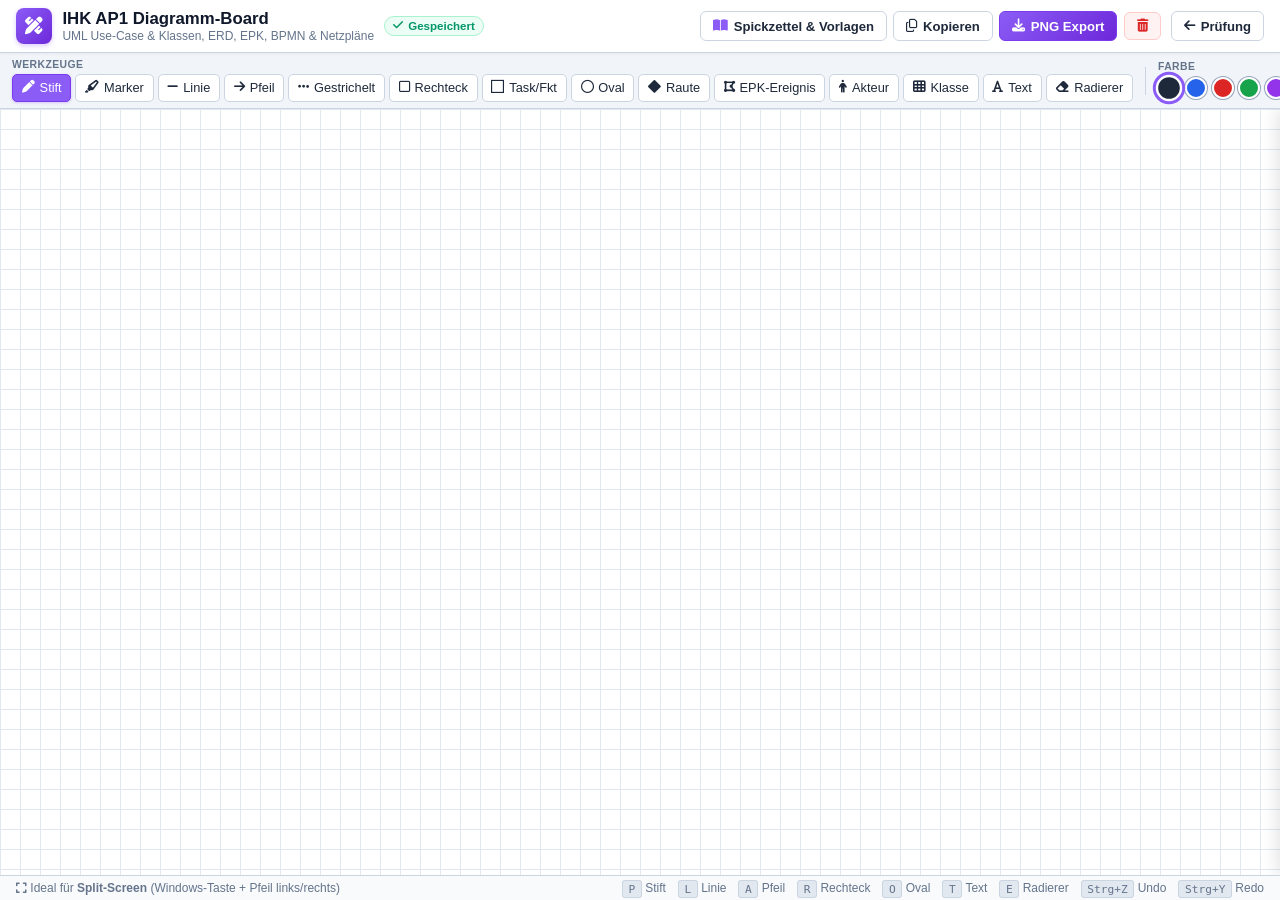
<file: AP1_Pruefungstrainer_Istvan_Csovrij/whiteboard.html>
<!DOCTYPE html>
<html lang="de">
<head>
    <meta charset="UTF-8">
    <meta name="viewport" content="width=device-width, initial-scale=1.0">
    <title>IHK AP1 Zeichenboard &amp; Diagramm-Trainer</title>
    <link rel="stylesheet" href="https://cdnjs.cloudflare.com/ajax/libs/font-awesome/6.4.0/css/all.min.css">
    <style>
        :root {
            --primary: #8b5cf6;
            --primary-dark: #6d28d9;
            --primary-light: #f5f3ff;
            --text: #1e293b;
            --text-light: #64748b;
            --bg: #f8fafc;
            --border: #cbd5e1;
            --accent: #0284c7;
        }

        * {
            box-sizing: border-box;
            margin: 0;
            padding: 0;
        }

        body {
            font-family: -apple-system, BlinkMacSystemFont, "Segoe UI", Roboto, Helvetica, Arial, sans-serif;
            background-color: var(--bg);
            color: var(--text);
            height: 100vh;
            display: flex;
            flex-direction: column;
            overflow: hidden;
            user-select: none;
        }

        /* Top Header */
        header {
            background: #ffffff;
            border-bottom: 1px solid var(--border);
            padding: 0.5rem 1rem;
            display: flex;
            align-items: center;
            justify-content: space-between;
            gap: 0.75rem;
            flex-shrink: 0;
            box-shadow: 0 1px 3px rgba(0,0,0,0.05);
            z-index: 20;
        }

        .header-title-group {
            display: flex;
            align-items: center;
            gap: 0.65rem;
            min-width: 0;
        }

        .header-icon {
            width: 36px;
            height: 36px;
            border-radius: 8px;
            background: linear-gradient(135deg, #8b5cf6, #6d28d9);
            color: white;
            display: flex;
            align-items: center;
            justify-content: center;
            font-size: 1.1rem;
            flex-shrink: 0;
            box-shadow: 0 2px 5px rgba(139, 92, 246, 0.3);
        }

        .header-text h1 {
            font-size: 1.05rem;
            font-weight: 700;
            color: #0f172a;
            white-space: nowrap;
            overflow: hidden;
            text-overflow: ellipsis;
        }

        .header-text p {
            font-size: 0.75rem;
            color: var(--text-light);
            white-space: nowrap;
            overflow: hidden;
            text-overflow: ellipsis;
        }

        .header-actions {
            display: flex;
            align-items: center;
            gap: 0.4rem;
            flex-shrink: 0;
        }

        .btn {
            display: inline-flex;
            align-items: center;
            gap: 0.35rem;
            padding: 0.4rem 0.75rem;
            border-radius: 6px;
            font-size: 0.82rem;
            font-weight: 600;
            cursor: pointer;
            border: 1px solid var(--border);
            background: #ffffff;
            color: var(--text);
            text-decoration: none;
            transition: all 0.15s ease;
            white-space: nowrap;
        }

        .btn:hover {
            background: #f1f5f9;
            border-color: #94a3b8;
        }

        .btn-primary {
            background: linear-gradient(135deg, #8b5cf6, #6d28d9);
            color: white;
            border-color: #7c3aed;
        }

        .btn-primary:hover {
            background: linear-gradient(135deg, #7c3aed, #5b21b6);
            border-color: #6d28d9;
        }

        .btn-success {
            background: #10b981;
            color: white;
            border-color: #059669;
        }

        .btn-success:hover {
            background: #059669;
        }

        .btn-danger {
            background: #fef2f2;
            color: #dc2626;
            border-color: #fecaca;
        }

        .btn-danger:hover {
            background: #fee2e2;
            border-color: #f87171;
        }

        .autosave-badge {
            font-size: 0.72rem;
            padding: 0.2rem 0.5rem;
            border-radius: 9999px;
            background: #ecfdf5;
            color: #059669;
            border: 1px solid #a7f3d0;
            display: flex;
            align-items: center;
            gap: 0.3rem;
            font-weight: 600;
        }

        /* Toolbar */
        .toolbar {
            background: #f1f5f9;
            border-bottom: 1px solid var(--border);
            padding: 0.4rem 0.75rem;
            display: flex;
            align-items: center;
            gap: 0.65rem;
            overflow-x: auto;
            flex-shrink: 0;
            scrollbar-width: thin;
            z-index: 10;
        }

        .tool-group {
            display: flex;
            flex-direction: column;
            gap: 0.2rem;
            flex-shrink: 0;
        }

        .group-label {
            font-size: 0.65rem;
            text-transform: uppercase;
            font-weight: 700;
            color: var(--text-light);
            letter-spacing: 0.04em;
        }

        .btn-row {
            display: flex;
            align-items: center;
            gap: 0.25rem;
        }

        .t-btn {
            padding: 0.35rem 0.55rem;
            border-radius: 5px;
            border: 1px solid #cbd5e1;
            background: #ffffff;
            color: var(--text);
            font-size: 0.8rem;
            font-weight: 500;
            cursor: pointer;
            display: inline-flex;
            align-items: center;
            gap: 0.3rem;
            transition: all 0.12s ease;
            white-space: nowrap;
        }

        .t-btn:hover {
            background: #e2e8f0;
        }

        .t-btn.active {
            background: #8b5cf6;
            color: white;
            border-color: #7c3aed;
            box-shadow: 0 1px 3px rgba(139, 92, 246, 0.3);
        }

        .separator {
            width: 1px;
            height: 28px;
            background: #cbd5e1;
            margin: 0 0.1rem;
            flex-shrink: 0;
        }

        /* Colors */
        .color-palette {
            display: flex;
            align-items: center;
            gap: 0.3rem;
        }

        .c-btn {
            width: 22px;
            height: 22px;
            border-radius: 50%;
            border: 2px solid white;
            box-shadow: 0 0 0 1px #94a3b8;
            cursor: pointer;
            transition: transform 0.15s ease, box-shadow 0.15s ease;
            flex-shrink: 0;
        }

        .c-btn:hover {
            transform: scale(1.15);
        }

        .c-btn.active {
            box-shadow: 0 0 0 2.5px #8b5cf6;
            transform: scale(1.2);
        }

        .custom-color-input {
            width: 24px;
            height: 24px;
            padding: 0;
            border: none;
            border-radius: 50%;
            cursor: pointer;
            background: none;
        }

        /* Size Selector */
        .size-selector {
            display: flex;
            align-items: center;
            gap: 0.2rem;
        }

        .s-btn {
            padding: 0.25rem 0.5rem;
            border-radius: 4px;
            border: 1px solid #cbd5e1;
            background: white;
            font-size: 0.75rem;
            font-weight: 600;
            color: var(--text);
            cursor: pointer;
        }

        .s-btn.active {
            background: #1e293b;
            color: white;
            border-color: #1e293b;
        }

        /* Canvas Workspace */
        .workspace {
            flex: 1;
            position: relative;
            background: #ffffff;
            overflow: hidden;
            display: flex;
        }

        .canvas-container {
            flex: 1;
            position: relative;
            cursor: crosshair;
            touch-action: none;
            overflow: hidden;
        }

        /* Grids */
        .canvas-container.grid-small {
            background-image: 
                linear-gradient(to right, #e2e8f0 1px, transparent 1px),
                linear-gradient(to bottom, #e2e8f0 1px, transparent 1px);
            background-size: 20px 20px;
        }

        .canvas-container.grid-large {
            background-image: 
                linear-gradient(to right, #e2e8f0 1px, transparent 1px),
                linear-gradient(to bottom, #e2e8f0 1px, transparent 1px);
            background-size: 40px 40px;
        }

        .canvas-container.grid-dots {
            background-image: radial-gradient(#cbd5e1 1.5px, transparent 1.5px);
            background-size: 24px 24px;
        }

        #canvas {
            position: absolute;
            top: 0;
            left: 0;
            width: 100%;
            height: 100%;
        }

        /* Drawer / Cheatsheet Sidebar */
        .cheatsheet-drawer {
            width: 380px;
            max-width: 90vw;
            background: #ffffff;
            border-left: 1px solid var(--border);
            display: flex;
            flex-direction: column;
            transition: transform 0.3s cubic-bezier(0.16, 1, 0.3, 1);
            position: absolute;
            top: 0;
            right: 0;
            bottom: 0;
            z-index: 30;
            box-shadow: -4px 0 15px rgba(0,0,0,0.1);
        }

        .cheatsheet-drawer.collapsed {
            transform: translateX(100%);
        }

        .drawer-header {
            padding: 0.75rem 1rem;
            background: #f8fafc;
            border-bottom: 1px solid var(--border);
            display: flex;
            align-items: center;
            justify-content: space-between;
        }

        .drawer-header h3 {
            font-size: 0.95rem;
            color: #0f172a;
            display: flex;
            align-items: center;
            gap: 0.5rem;
        }

        .drawer-content {
            flex: 1;
            overflow-y: auto;
            padding: 1rem;
            font-size: 0.85rem;
            line-height: 1.5;
        }

        .cheat-card {
            background: #f8fafc;
            border: 1px solid var(--border);
            border-radius: 8px;
            padding: 0.85rem;
            margin-bottom: 1rem;
        }

        .cheat-card h4 {
            color: var(--primary-dark);
            margin-bottom: 0.4rem;
            display: flex;
            align-items: center;
            justify-content: space-between;
        }

        .stamp-btn {
            font-size: 0.72rem;
            padding: 0.2rem 0.5rem;
            border-radius: 4px;
            border: 1px solid var(--primary);
            background: var(--primary-light);
            color: var(--primary-dark);
            cursor: pointer;
            font-weight: 600;
        }

        .stamp-btn:hover {
            background: var(--primary);
            color: white;
        }

        .cheat-badge {
            display: inline-block;
            padding: 0.15rem 0.4rem;
            border-radius: 4px;
            font-size: 0.72rem;
            font-weight: 700;
            background: #e2e8f0;
            color: #334155;
            margin-right: 0.25rem;
        }

        /* Toast notification */
        .toast {
            position: fixed;
            bottom: 2rem;
            left: 50%;
            transform: translateX(-50%) translateY(100px);
            background: #1e293b;
            color: white;
            padding: 0.6rem 1.2rem;
            border-radius: 8px;
            font-size: 0.88rem;
            font-weight: 500;
            display: flex;
            align-items: center;
            gap: 0.5rem;
            box-shadow: 0 10px 25px -5px rgba(0,0,0,0.3);
            transition: transform 0.25s ease, opacity 0.25s ease;
            opacity: 0;
            z-index: 1000;
            pointer-events: none;
        }

        .toast.show {
            transform: translateX(-50%) translateY(0);
            opacity: 1;
        }

        /* Bottom status bar */
        footer {
            background: #f8fafc;
            border-top: 1px solid var(--border);
            padding: 0.3rem 1rem;
            display: flex;
            align-items: center;
            justify-content: space-between;
            font-size: 0.75rem;
            color: var(--text-light);
            flex-shrink: 0;
        }

        .shortcut-hints {
            display: flex;
            gap: 0.75rem;
        }

        .shortcut-hints kbd {
            background: #e2e8f0;
            padding: 0.1rem 0.35rem;
            border-radius: 3px;
            font-family: monospace;
            font-size: 0.7rem;
            border: 1px solid #cbd5e1;
        }

        @media (max-width: 800px) {
            .header-text p { display: none; }
            .shortcut-hints { display: none; }
            .btn-label { display: none; }
        }
    </style>
</head>
<body>

    <!-- Header -->
    <header>
        <div class="header-title-group">
            <div class="header-icon"><i class="fa-solid fa-pen-ruler"></i></div>
            <div class="header-text">
                <h1>IHK AP1 Diagramm-Board</h1>
                <p>UML Use-Case &amp; Klassen, ERD, EPK, BPMN &amp; Netzpläne</p>
            </div>
            <div class="autosave-badge" id="save-status" title="Zeichnung wird automatisch im Browser gesichert">
                <i class="fa-solid fa-check"></i> <span id="save-status-text">Gespeichert</span>
            </div>
        </div>

        <div class="header-actions">
            <button class="btn" id="cheatsheet-toggle-btn" title="IHK Notationen, Symbole &amp; Stempel einblenden">
                <i class="fa-solid fa-book-open" style="color: #8b5cf6;"></i> <span class="btn-label">Spickzettel &amp; Vorlagen</span>
            </button>
            <button class="btn" id="copy-clipboard-btn" title="Skizze in Zwischenablage kopieren (Strg+C)">
                <i class="fa-regular fa-copy"></i> <span class="btn-label">Kopieren</span>
            </button>
            <button class="btn btn-primary" id="download-png-btn" title="Als PNG-Bild herunterladen">
                <i class="fa-solid fa-download"></i> <span class="btn-label">PNG Export</span>
            </button>
            <button class="btn btn-danger" id="clear-all-btn" title="Board komplett leeren">
                <i class="fa-solid fa-trash-can"></i>
            </button>
            <a href="index.html" class="btn" title="Zurück zur Prüfungs-App" style="margin-left: 0.25rem;">
                <i class="fa-solid fa-arrow-left"></i> <span class="btn-label">Prüfung</span>
            </a>
        </div>
    </header>

    <!-- Toolbar -->
    <div class="toolbar">
        <!-- Tools -->
        <div class="tool-group">
            <span class="group-label">Werkzeuge</span>
            <div class="btn-row">
                <button class="t-btn active" data-tool="pen" title="Freihand-Stift (P)"><i class="fa-solid fa-pen"></i><span>Stift</span></button>
                <button class="t-btn" data-tool="highlighter" title="Textmarker (H)"><i class="fa-solid fa-highlighter"></i><span>Marker</span></button>
                <button class="t-btn" data-tool="line" title="Gerade Linie (L)"><i class="fa-solid fa-minus"></i><span>Linie</span></button>
                <button class="t-btn" data-tool="arrow" title="Flusspfeil gerichtet (A)"><i class="fa-solid fa-arrow-right"></i><span>Pfeil</span></button>
                <button class="t-btn" data-tool="dasharrow" title="Gestrichelter Pfeil (&lt;&lt;include&gt;&gt; / &lt;&lt;extend&gt;&gt;)"><i class="fa-solid fa-ellipsis"></i><span>Gestrichelt</span></button>
                <button class="t-btn" data-tool="rect" title="Rechteck (Klasse / Entität / Grenze) (R)"><i class="fa-regular fa-square"></i><span>Rechteck</span></button>
                <button class="t-btn" data-tool="roundrect" title="Abgerundetes Rechteck (EPK-Funktion / BPMN-Task)"><i class="fa-regular fa-square-full" style="border-radius: 4px;"></i><span>Task/Fkt</span></button>
                <button class="t-btn" data-tool="ellipse" title="Oval / Kreis (Use-Case / Attribut / Ereignis) (O)"><i class="fa-regular fa-circle"></i><span>Oval</span></button>
                <button class="t-btn" data-tool="diamond" title="Raute (ERD-Relation / Gateway / Entscheidung)"><i class="fa-solid fa-diamond"></i><span>Raute</span></button>
                <button class="t-btn" data-tool="hexagon" title="Sechseck (EPK-Ereignis)"><i class="fa-solid fa-draw-polygon"></i><span>EPK-Ereignis</span></button>
                <button class="t-btn" data-tool="actor" title="Akteur (UML Use-Case Männchen)"><i class="fa-solid fa-person"></i><span>Akteur</span></button>
                <button class="t-btn" data-tool="classbox" title="UML-Klassenbox (3-zeilig: Name / Attribute / Methoden)"><i class="fa-solid fa-table-cells"></i><span>Klasse</span></button>
                <button class="t-btn" data-tool="text" title="Text einfügen (Klick auf Board) (T)"><i class="fa-solid fa-font"></i><span>Text</span></button>
                <button class="t-btn" data-tool="eraser" title="Radierer (E)"><i class="fa-solid fa-eraser"></i><span>Radierer</span></button>
            </div>
        </div>

        <div class="separator"></div>

        <!-- Colors -->
        <div class="tool-group">
            <span class="group-label">Farbe</span>
            <div class="color-palette">
                <button class="c-btn active" data-color="#1e293b" style="background-color: #1e293b;" title="Schwarz/Anthrazit"></button>
                <button class="c-btn" data-color="#2563eb" style="background-color: #2563eb;" title="Blau"></button>
                <button class="c-btn" data-color="#dc2626" style="background-color: #dc2626;" title="Rot"></button>
                <button class="c-btn" data-color="#16a34a" style="background-color: #16a34a;" title="Grün"></button>
                <button class="c-btn" data-color="#9333ea" style="background-color: #9333ea;" title="Lila / Use-Case"></button>
                <button class="c-btn" data-color="#ea580c" style="background-color: #ea580c;" title="Orange / EPK"></button>
                <button class="c-btn" data-color="#0891b2" style="background-color: #0891b2;" title="Türkis / BPMN"></button>
                <button class="c-btn" data-color="#ca8a04" style="background-color: #ca8a04;" title="Gold/Gelb"></button>
                <input type="color" id="custom-color-picker" class="custom-color-input" title="Eigene Farbe wählen" value="#475569">
            </div>
        </div>

        <div class="separator"></div>

        <!-- Size -->
        <div class="tool-group">
            <span class="group-label">Stärke</span>
            <div class="size-selector">
                <button class="s-btn" data-size="1" title="1px (Fein)">1px</button>
                <button class="s-btn" data-size="2" title="2px">2px</button>
                <button class="s-btn active" data-size="4" title="4px (Standard)">4px</button>
                <button class="s-btn" data-size="8" title="8px (Fett)">8px</button>
                <button class="s-btn" data-size="16" title="16px (Marker)">16px</button>
            </div>
        </div>

        <div class="separator"></div>

        <!-- Grid & History -->
        <div class="tool-group">
            <span class="group-label">Optionen</span>
            <div class="btn-row">
                <button class="t-btn" id="grid-mode-btn" title="Raster umschalten (Klein / Groß / Punkte / Aus)">
                    <i class="fa-solid fa-border-all"></i> <span id="grid-mode-label">Karo 20px</span>
                </button>
                <button class="t-btn" id="undo-btn" title="Rückgängig (Strg+Z)"><i class="fa-solid fa-rotate-left"></i><span>Undo</span></button>
                <button class="t-btn" id="redo-btn" title="Wiederherstellen (Strg+Y)"><i class="fa-solid fa-rotate-right"></i><span>Redo</span></button>
            </div>
        </div>
    </div>

    <!-- Workspace -->
    <div class="workspace">
        <div class="canvas-container grid-small" id="canvas-container">
            <canvas id="canvas"></canvas>
        </div>

        <!-- Cheatsheet Drawer -->
        <aside class="cheatsheet-drawer collapsed" id="cheatsheet-drawer">
            <div class="drawer-header">
                <h3><i class="fa-solid fa-lightbulb" style="color: #eab308;"></i> IHK Notationen &amp; Stempel</h3>
                <button class="btn" id="close-drawer-btn" style="border: none; padding: 0.2rem 0.5rem; font-size: 1.2rem; cursor: pointer;">&times;</button>
            </div>
            <div class="drawer-content">
                <!-- Stencils (Quick Insert) -->
                <div class="cheat-card" style="border: 2px solid #8b5cf6; background: #faf5ff;">
                    <h4 style="color: #6d28d9;"><i class="fa-solid fa-stamp"></i> Schnelle Vorlagen (Stempel)</h4>
                    <p style="font-size: 0.78rem; color: #64748b; margin-bottom: 0.5rem;">Klicke, um fertige Bausteine in die Board-Mitte zu stempeln:</p>
                    <div style="display: flex; flex-wrap: wrap; gap: 0.35rem;">
                        <button class="stamp-btn" onclick="stampTemplate('uml_class')">🗂️ UML-Klasse (3-teilig)</button>
                        <button class="stamp-btn" onclick="stampTemplate('netzplan')">📊 Netzplan-Knoten (DIN)</button>
                        <button class="stamp-btn" onclick="stampTemplate('actor_usecase')">👤 Akteur + Use-Case</button>
                        <button class="stamp-btn" onclick="stampTemplate('erd_entity')">🔲 ERD Entität + PK</button>
                        <button class="stamp-btn" onclick="stampTemplate('bpmn_gateway')">🔷 BPMN XOR Gateway</button>
                        <button class="stamp-btn" onclick="stampTemplate('epk_chain')">🔄 EPK Ereignis-Funktion</button>
                    </div>
                </div>

                <!-- Use-Case Guide -->
                <div class="cheat-card">
                    <h4><span>👤 UML Anwendungsfalldiagramm</span> <span class="cheat-badge">LF 7 / AP1</span></h4>
                    <ul style="padding-left: 1.1rem; font-size: 0.8rem;">
                        <li><strong>Systemgrenze:</strong> Großes Rechteck, Systemname oben.</li>
                        <li><strong>Akteur:</strong> Außerhalb der Grenze (Mensch oder Fremdsystem).</li>
                        <li><strong>Use-Case:</strong> Ellipse innerhalb der Grenze (Substantiv + Verb im Infinitiv, z.B. <em>"Kunde anlegen"</em>).</li>
                        <li><strong>&lt;&lt;include&gt;&gt;:</strong> Zwingend nötig! Pfeil zeigt <em>vom Basisfall zum zwingenden Fall</em> (z.B. Login).</li>
                        <li><strong>&lt;&lt;extend&gt;&gt;:</strong> Optional! Pfeil zeigt <em>vom Erweiterungsfall zurück zum Basisfall</em>.</li>
                    </ul>
                </div>

                <!-- Class Diagram Guide -->
                <div class="cheat-card">
                    <h4><span>🗂️ UML Klassendiagramm</span> <span class="cheat-badge">LF 8 / AP1</span></h4>
                    <ul style="padding-left: 1.1rem; font-size: 0.8rem;">
                        <li><strong>Sichtbarkeiten:</strong> <code>+</code> public, <code>-</code> private, <code>#</code> protected.</li>
                        <li><strong>Multiplizitäten:</strong> <code>1</code>, <code>0..1</code>, <code>1..*</code>, <code>*</code> oder <code>0..*</code>.</li>
                        <li><strong>Vererbung:</strong> Durchgezogene Linie mit <em>geschlossenem, weißem Dreieck</em> zur Superklasse.</li>
                        <li><strong>Komposition:</strong> <em>Ausgefüllte schwarze Raute</em> beim Ganzen (strenge Existenzabhängigkeit, z.B. Bestellung ↔ Positionen).</li>
                        <li><strong>Aggregation:</strong> <em>Hohle weiße Raute</em> (schwächere "hat-ein"-Beziehung).</li>
                    </ul>
                </div>

                <!-- ERD Guide -->
                <div class="cheat-card">
                    <h4><span>🗄️ ER-Modell (Chen-Notation)</span> <span class="cheat-badge">LF 8 / AP1</span></h4>
                    <ul style="padding-left: 1.1rem; font-size: 0.8rem;">
                        <li><strong>Entitätstyp:</strong> Rechteck (z.B. <code>KUNDE</code>, <code>ARTIKEL</code>).</li>
                        <li><strong>Attribut:</strong> Ellipse (Primärschlüssel unterstreichen: <u>KundenNr</u>).</li>
                        <li><strong>Beziehung:</strong> Raute mit Verb (z.B. <em>"erteilt"</em>).</li>
                        <li><strong>Kardinalitäten:</strong> <code>1:1</code>, <code>1:n</code>, <code>n:m</code> an den Verbindungslinien eintragen.</li>
                    </ul>
                </div>

                <!-- EPK Guide -->
                <div class="cheat-card">
                    <h4><span>🔄 Ereignisgesteuerte Prozesskette (EPK)</span> <span class="cheat-badge">LF 7 / AP1</span></h4>
                    <ul style="padding-left: 1.1rem; font-size: 0.8rem;">
                        <li><strong>Ereignis:</strong> Sechseck (Zustand: <em>"Auftrag eingegangen"</em>).</li>
                        <li><strong>Funktion:</strong> Abgerundetes Rechteck (Aktion: <em>"Auftrag prüfen"</em>).</li>
                        <li><strong>Regel:</strong> Immer abwechselnd! Nie Ereignis auf Ereignis.</li>
                        <li><strong>Konnektoren:</strong> Kreis mit <strong>AND (∧)</strong>, <strong>OR (∨)</strong>, <strong>XOR (X)</strong>.</li>
                    </ul>
                </div>

                <!-- BPMN Guide -->
                <div class="cheat-card">
                    <h4><span>⚙️ BPMN 2.0 Geschäftsprozess</span> <span class="cheat-badge">LF 7 / AP1</span></h4>
                    <ul style="padding-left: 1.1rem; font-size: 0.8rem;">
                        <li><strong>Start-Ereignis:</strong> Dünner grüner Kreis.</li>
                        <li><strong>End-Ereignis:</strong> Dicker roter Kreis.</li>
                        <li><strong>Task / Aktivität:</strong> Abgerundetes Rechteck.</li>
                        <li><strong>XOR-Gateway:</strong> Raute mit 'X' (Verzweigung, genau 1 Pfad).</li>
                        <li><strong>Parallel-Gateway (AND):</strong> Raute mit '+' (beide Pfade gleichzeitig).</li>
                    </ul>
                </div>

                <!-- Netzplan Guide -->
                <div class="cheat-card">
                    <h4><span>📊 Netzplan nach DIN 69900</span> <span class="cheat-badge">LF 1 / LF 7</span></h4>
                    <ul style="padding-left: 1.1rem; font-size: 0.8rem;">
                        <li><strong>Vorwärts:</strong> <code>FAZ + Dauer = FEZ</code> (bei mehreren Vorgängern gilt das Maximum!).</li>
                        <li><strong>Rückwärts:</strong> <code>SEZ - Dauer = SAZ</code> (bei mehreren Nachfolgern gilt das Minimum!).</li>
                        <li><strong>Gesamtpuffer:</strong> <code>GP = SAZ - FAZ = SEZ - FEZ</code>.</li>
                        <li><strong>Freier Puffer:</strong> <code>FP = min(FAZ Nachfolger) - FEZ</code>.</li>
                        <li><strong>Kritischer Pfad:</strong> Alle Vorgänge mit <code>GP = 0</code>.</li>
                    </ul>
                </div>
            </div>
        </aside>
    </div>

    <!-- Status Footer -->
    <footer>
        <div style="display: flex; align-items: center; gap: 0.5rem;">
            <span><i class="fa-solid fa-expand"></i> Ideal für <strong>Split-Screen</strong> (Windows-Taste + Pfeil links/rechts)</span>
        </div>
        <div class="shortcut-hints">
            <span><kbd>P</kbd> Stift</span>
            <span><kbd>L</kbd> Linie</span>
            <span><kbd>A</kbd> Pfeil</span>
            <span><kbd>R</kbd> Rechteck</span>
            <span><kbd>O</kbd> Oval</span>
            <span><kbd>T</kbd> Text</span>
            <span><kbd>E</kbd> Radierer</span>
            <span><kbd>Strg+Z</kbd> Undo</span>
            <span><kbd>Strg+Y</kbd> Redo</span>
        </div>
    </footer>

    <!-- Toast Notification -->
    <div class="toast" id="toast">
        <i class="fa-solid fa-circle-check" style="color: #34d399;"></i>
        <span id="toast-text">Meldung</span>
    </div>

    <script>
        // ====================================================================
        // IHK AP1 Standalone Whiteboard Engine
        // ====================================================================
        const STORAGE_KEY = "ihk_ap1_whiteboard_data_v1";
        
        let canvas = document.getElementById("canvas");
        let ctx = canvas.getContext("2d", { willReadFrequently: true });
        let container = document.getElementById("canvas-container");
        let saveStatus = document.getElementById("save-status");
        let saveStatusText = document.getElementById("save-status-text");

        // Tool state
        let currentTool = "pen";
        let currentColor = "#1e293b";
        let currentSize = 4;
        let isDrawing = false;
        let startX = 0;
        let startY = 0;
        let snapshot = null;

        // Undo & Redo History
        let undoStack = [];
        let redoStack = [];
        const MAX_HISTORY = 30;

        // Grid states: small, large, dots, off
        const gridModes = ["grid-small", "grid-large", "grid-dots", "grid-off"];
        const gridLabels = ["Karo 20px", "Karo 40px", "Punkt-Raster", "Raster Aus"];
        let gridIdx = 0;

        // Init Setup
        window.addEventListener("DOMContentLoaded", () => {
            initEvents();
            resizeCanvas(false);
            loadFromStorage();
        });

        function resizeCanvas(preserveContent) {
            const rect = container.getBoundingClientRect();
            if (rect.width <= 0 || rect.height <= 0) return;

            let tempCanvas = null;
            if (preserveContent && canvas.width > 0 && canvas.height > 0) {
                tempCanvas = document.createElement("canvas");
                tempCanvas.width = canvas.width;
                tempCanvas.height = canvas.height;
                const tempCtx = tempCanvas.getContext("2d");
                tempCtx.drawImage(canvas, 0, 0);
            }

            const dpr = window.devicePixelRatio || 1;
            canvas.width = rect.width * dpr;
            canvas.height = rect.height * dpr;
            ctx.scale(dpr, dpr);

            if (tempCanvas) {
                ctx.drawImage(tempCanvas, 0, 0, rect.width, rect.height);
            } else if (undoStack.length === 0) {
                pushHistory();
            }
        }

        window.addEventListener("resize", () => {
            resizeCanvas(true);
        });

        function getCoords(e) {
            const rect = canvas.getBoundingClientRect();
            return {
                x: e.clientX - rect.left,
                y: e.clientY - rect.top
            };
        }

        function pushHistory() {
            try {
                const img = ctx.getImageData(0, 0, canvas.width, canvas.height);
                undoStack.push(img);
                if (undoStack.length > MAX_HISTORY) undoStack.shift();
                redoStack = []; // Clear redo on new action
                saveToStorageDebounced();
            } catch (err) {}
        }

        function undo() {
            if (undoStack.length > 1) {
                const current = undoStack.pop();
                redoStack.push(current);
                const prev = undoStack[undoStack.length - 1];
                if (prev) {
                    ctx.putImageData(prev, 0, 0);
                    saveToStorageDebounced();
                    showToast("Rückgängig gemacht");
                }
            } else if (undoStack.length === 1) {
                const current = undoStack.pop();
                redoStack.push(current);
                ctx.clearRect(0, 0, canvas.width, canvas.height);
                saveToStorageDebounced();
                showToast("Leeres Board");
            }
        }

        function redo() {
            if (redoStack.length > 0) {
                const next = redoStack.pop();
                undoStack.push(next);
                ctx.putImageData(next, 0, 0);
                saveToStorageDebounced();
                showToast("Wiederhergestellt");
            }
        }

        // Mouse & Touch events
        function initEvents() {
            // Tool button clicks
            document.querySelectorAll(".t-btn[data-tool]").forEach(btn => {
                btn.addEventListener("click", () => {
                    document.querySelectorAll(".t-btn[data-tool]").forEach(b => b.classList.remove("active"));
                    btn.classList.add("active");
                    currentTool = btn.getAttribute("data-tool");
                });
            });

            // Color clicks
            document.querySelectorAll(".c-btn[data-color]").forEach(btn => {
                btn.addEventListener("click", () => {
                    document.querySelectorAll(".c-btn[data-color]").forEach(b => b.classList.remove("active"));
                    btn.classList.add("active");
                    currentColor = btn.getAttribute("data-color");
                });
            });

            // Custom color picker
            const colorPicker = document.getElementById("custom-color-picker");
            if (colorPicker) {
                colorPicker.addEventListener("input", (e) => {
                    document.querySelectorAll(".c-btn[data-color]").forEach(b => b.classList.remove("active"));
                    currentColor = e.target.value;
                });
            }

            // Size clicks
            document.querySelectorAll(".s-btn[data-size]").forEach(btn => {
                btn.addEventListener("click", () => {
                    document.querySelectorAll(".s-btn[data-size]").forEach(b => b.classList.remove("active"));
                    btn.classList.add("active");
                    currentSize = parseInt(btn.getAttribute("data-size"), 10) || 4;
                });
            });

            // Grid toggle
            const gridBtn = document.getElementById("grid-mode-btn");
            const gridLabel = document.getElementById("grid-mode-label");
            gridBtn.addEventListener("click", () => {
                container.classList.remove(gridModes[gridIdx]);
                gridIdx = (gridIdx + 1) % gridModes.length;
                if (gridModes[gridIdx] !== "grid-off") {
                    container.classList.add(gridModes[gridIdx]);
                }
                gridLabel.innerText = gridLabels[gridIdx];
            });

            // Undo / Redo buttons
            document.getElementById("undo-btn").addEventListener("click", undo);
            document.getElementById("redo-btn").addEventListener("click", redo);

            // Clear button
            document.getElementById("clear-all-btn").addEventListener("click", () => {
                if (confirm("Möchtest du das gesamte Board wirklich leeren?")) {
                    ctx.clearRect(0, 0, canvas.width, canvas.height);
                    pushHistory();
                    localStorage.removeItem(STORAGE_KEY);
                    showToast("Board geleert");
                }
            });

            // Download PNG
            document.getElementById("download-png-btn").addEventListener("click", exportPNG);

            // Copy Clipboard
            document.getElementById("copy-clipboard-btn").addEventListener("click", copyToClipboard);

            // Cheatsheet Drawer Toggle
            const drawer = document.getElementById("cheatsheet-drawer");
            const toggleDrawerBtn = document.getElementById("cheatsheet-toggle-btn");
            const closeDrawerBtn = document.getElementById("close-drawer-btn");

            toggleDrawerBtn.addEventListener("click", () => {
                drawer.classList.toggle("collapsed");
            });
            closeDrawerBtn.addEventListener("click", () => {
                drawer.classList.add("collapsed");
            });

            // Canvas Draw Events (Mouse)
            canvas.addEventListener("mousedown", onDrawStart);
            window.addEventListener("mousemove", onDrawMove);
            window.addEventListener("mouseup", onDrawEnd);

            // Canvas Draw Events (Touch)
            canvas.addEventListener("touchstart", (e) => {
                if (e.touches.length === 1) {
                    e.preventDefault();
                    onDrawStart(e.touches[0]);
                }
            }, { passive: false });

            window.addEventListener("touchmove", (e) => {
                if (isDrawing && e.touches.length === 1) {
                    e.preventDefault();
                    onDrawMove(e.touches[0]);
                }
            }, { passive: false });

            window.addEventListener("touchend", (e) => {
                if (isDrawing) {
                    e.preventDefault();
                    onDrawEnd(e);
                }
            }, { passive: false });

            // Keyboard Shortcuts
            window.addEventListener("keydown", (e) => {
                if (e.target.tagName === "INPUT" || e.target.tagName === "TEXTAREA") return;

                if ((e.ctrlKey || e.metaKey) && e.key.toLowerCase() === "z") {
                    e.preventDefault();
                    undo();
                } else if ((e.ctrlKey || e.metaKey) && e.key.toLowerCase() === "y") {
                    e.preventDefault();
                    redo();
                } else if ((e.ctrlKey || e.metaKey) && e.key.toLowerCase() === "c") {
                    e.preventDefault();
                    copyToClipboard();
                } else if (e.key.toLowerCase() === "p") {
                    selectTool("pen");
                } else if (e.key.toLowerCase() === "h") {
                    selectTool("highlighter");
                } else if (e.key.toLowerCase() === "l") {
                    selectTool("line");
                } else if (e.key.toLowerCase() === "a") {
                    selectTool("arrow");
                } else if (e.key.toLowerCase() === "r") {
                    selectTool("rect");
                } else if (e.key.toLowerCase() === "o") {
                    selectTool("ellipse");
                } else if (e.key.toLowerCase() === "t") {
                    selectTool("text");
                } else if (e.key.toLowerCase() === "e") {
                    selectTool("eraser");
                }
            });
        }

        function selectTool(name) {
            const btn = document.querySelector(`.t-btn[data-tool="${name}"]`);
            if (btn) btn.click();
        }

        function onDrawStart(e) {
            const coords = getCoords(e);
            startX = coords.x;
            startY = coords.y;
            isDrawing = true;

            if (currentTool === "text") {
                isDrawing = false;
                const text = prompt("Gib den Beschriftungstext ein:", "");
                if (text && text.trim()) {
                    ctx.save();
                    ctx.fillStyle = currentColor;
                    ctx.font = `bold ${Math.max(14, currentSize * 3 + 10)}px sans-serif`;
                    ctx.textBaseline = "top";
                    ctx.fillText(text.trim(), startX, startY);
                    ctx.restore();
                    pushHistory();
                }
                return;
            }

            try {
                snapshot = ctx.getImageData(0, 0, canvas.width, canvas.height);
            } catch (err) {}

            if (currentTool === "pen" || currentTool === "eraser" || currentTool === "highlighter") {
                ctx.beginPath();
                ctx.moveTo(startX, startY);
            }
        }

        function onDrawMove(e) {
            if (!isDrawing) return;
            const coords = getCoords(e);
            const currX = coords.x;
            const currY = coords.y;

            if (currentTool === "pen") {
                ctx.save();
                ctx.strokeStyle = currentColor;
                ctx.lineWidth = currentSize;
                ctx.lineCap = "round";
                ctx.lineJoin = "round";
                ctx.lineTo(currX, currY);
                ctx.stroke();
                ctx.restore();
            } else if (currentTool === "highlighter") {
                ctx.save();
                ctx.strokeStyle = currentColor;
                ctx.globalAlpha = 0.35;
                ctx.lineWidth = Math.max(16, currentSize * 4);
                ctx.lineCap = "square";
                ctx.lineJoin = "round";
                ctx.lineTo(currX, currY);
                ctx.stroke();
                ctx.restore();
            } else if (currentTool === "eraser") {
                ctx.save();
                ctx.globalCompositeOperation = "destination-out";
                ctx.lineWidth = currentSize * 4 + 12;
                ctx.lineCap = "round";
                ctx.lineJoin = "round";
                ctx.lineTo(currX, currY);
                ctx.stroke();
                ctx.restore();
            } else {
                // Shape preview
                if (snapshot) {
                    ctx.putImageData(snapshot, 0, 0);
                }
                drawShape(startX, startY, currX, currY, currentTool, currentColor, currentSize);
            }
        }

        function onDrawEnd(e) {
            if (!isDrawing) return;
            isDrawing = false;
            snapshot = null;
            pushHistory();
        }

        function drawShape(x0, y0, x1, y1, tool, color, size) {
            ctx.save();
            ctx.strokeStyle = color;
            ctx.fillStyle = color;
            ctx.lineWidth = size;
            ctx.lineCap = "round";
            ctx.lineJoin = "round";

            if (tool === "line") {
                ctx.beginPath();
                ctx.moveTo(x0, y0);
                ctx.lineTo(x1, y1);
                ctx.stroke();
            } else if (tool === "arrow" || tool === "dasharrow") {
                if (tool === "dasharrow") {
                    ctx.setLineDash([7, 6]);
                }
                ctx.beginPath();
                ctx.moveTo(x0, y0);
                ctx.lineTo(x1, y1);
                ctx.stroke();

                ctx.setLineDash([]);
                const angle = Math.atan2(y1 - y0, x1 - x0);
                const headlen = Math.max(12, size * 3.5);
                ctx.beginPath();
                ctx.moveTo(x1, y1);
                ctx.lineTo(x1 - headlen * Math.cos(angle - Math.PI / 6), y1 - headlen * Math.sin(angle - Math.PI / 6));
                ctx.lineTo(x1 - headlen * Math.cos(angle + Math.PI / 6), y1 - headlen * Math.sin(angle + Math.PI / 6));
                ctx.closePath();
                ctx.fill();
            } else if (tool === "rect") {
                ctx.strokeRect(x0, y0, x1 - x0, y1 - y0);
            } else if (tool === "roundrect") {
                const w = x1 - x0;
                const h = y1 - y0;
                const rx = Math.min(x0, x1);
                const ry = Math.min(y0, y1);
                const rw = Math.abs(w);
                const rh = Math.abs(h);
                const rad = Math.min(16, rw / 2, rh / 2);
                ctx.beginPath();
                ctx.roundRect(rx, ry, rw, rh, rad);
                ctx.stroke();
            } else if (tool === "ellipse") {
                const rx = Math.abs(x1 - x0) / 2;
                const ry = Math.abs(y1 - y0) / 2;
                const cx = Math.min(x0, x1) + rx;
                const cy = Math.min(y0, y1) + ry;
                ctx.beginPath();
                ctx.ellipse(cx, cy, Math.max(1, rx), Math.max(1, ry), 0, 0, 2 * Math.PI);
                ctx.stroke();
            } else if (tool === "diamond") {
                const cx = (x0 + x1) / 2;
                const cy = (y0 + y1) / 2;
                ctx.beginPath();
                ctx.moveTo(cx, y0);
                ctx.lineTo(x1, cy);
                ctx.lineTo(cx, y1);
                ctx.lineTo(x0, cy);
                ctx.closePath();
                ctx.stroke();
            } else if (tool === "hexagon") {
                const minX = Math.min(x0, x1);
                const maxX = Math.max(x0, x1);
                const minY = Math.min(y0, y1);
                const maxY = Math.max(y0, y1);
                const w = maxX - minX;
                const h = maxY - minY;
                const cut = w * 0.2;

                ctx.beginPath();
                ctx.moveTo(minX + cut, minY);
                ctx.lineTo(maxX - cut, minY);
                ctx.lineTo(maxX, minY + h / 2);
                ctx.lineTo(maxX - cut, maxY);
                ctx.lineTo(minX + cut, maxY);
                ctx.lineTo(minX, minY + h / 2);
                ctx.closePath();
                ctx.stroke();
            } else if (tool === "actor") {
                const topY = Math.min(y0, y1);
                const botY = Math.max(y0, y1);
                const totalH = Math.max(25, botY - topY);
                const midX = (x0 + x1) / 2;
                const w = Math.abs(x1 - x0);

                const headR = totalH * 0.15;
                const headCY = topY + headR;
                const neckY = headCY + headR;
                const waistY = neckY + totalH * 0.35;
                const armsY = neckY + totalH * 0.12;
                const armSpan = Math.max(totalH * 0.25, w / 2);

                // Head
                ctx.beginPath();
                ctx.arc(midX, headCY, headR, 0, 2 * Math.PI);
                ctx.stroke();
                // Torso
                ctx.beginPath();
                ctx.moveTo(midX, neckY);
                ctx.lineTo(midX, waistY);
                // Arms
                ctx.moveTo(midX - armSpan, armsY);
                ctx.lineTo(midX + armSpan, armsY);
                // Legs
                ctx.moveTo(midX, waistY);
                ctx.lineTo(midX - armSpan * 0.8, botY);
                ctx.moveTo(midX, waistY);
                ctx.lineTo(midX + armSpan * 0.8, botY);
                ctx.stroke();
            } else if (tool === "classbox") {
                const minX = Math.min(x0, x1);
                const minY = Math.min(y0, y1);
                const w = Math.max(80, Math.abs(x1 - x0));
                const h = Math.max(80, Math.abs(y1 - y0));
                const hHeader = Math.max(25, h * 0.28);
                const hAttr = Math.max(25, h * 0.36);

                // Outer border
                ctx.strokeRect(minX, minY, w, h);
                // Separator 1 (under Name)
                ctx.beginPath();
                ctx.moveTo(minX, minY + hHeader);
                ctx.lineTo(minX + w, minY + hHeader);
                // Separator 2 (under Attributes)
                ctx.moveTo(minX, minY + hHeader + hAttr);
                ctx.lineTo(minX + w, minY + hHeader + hAttr);
                ctx.stroke();

                // Hint labels
                ctx.save();
                ctx.fillStyle = "#94a3b8";
                ctx.font = "italic 11px sans-serif";
                ctx.fillText("KlassenName", minX + 8, minY + 16);
                ctx.fillText("- attribute: Typ", minX + 8, minY + hHeader + 16);
                ctx.fillText("+ methoden(): Typ", minX + 8, minY + hHeader + hAttr + 16);
                ctx.restore();
            }

            ctx.restore();
        }

        // ====================================================================
        // Stencils / Templates Stamper
        // ====================================================================
        function stampTemplate(type) {
            const rect = canvas.getBoundingClientRect();
            const cx = rect.width / 2;
            const cy = rect.height / 2;

            ctx.save();
            ctx.strokeStyle = "#1e293b";
            ctx.fillStyle = "#1e293b";
            ctx.lineWidth = 2;

            if (type === "uml_class") {
                const w = 180, h = 130;
                const x = cx - w / 2, y = cy - h / 2;
                ctx.strokeRect(x, y, w, h);
                ctx.beginPath();
                ctx.moveTo(x, y + 35);
                ctx.lineTo(x + w, y + 35);
                ctx.moveTo(x, y + 80);
                ctx.lineTo(x + w, y + 80);
                ctx.stroke();

                ctx.font = "bold 13px sans-serif";
                ctx.fillText("Kunde", x + 10, y + 22);
                ctx.font = "12px monospace";
                ctx.fillText("- kundenNr: int", x + 10, y + 54);
                ctx.fillText("- name: String", x + 10, y + 70);
                ctx.fillText("+ getBestellungen()", x + 10, y + 102);
            } else if (type === "netzplan") {
                const w = 180, h = 100;
                const x = cx - w / 2, y = cy - h / 2;
                ctx.strokeRect(x, y, w, h);
                // Grid lines (3 rows, 3 cols)
                ctx.beginPath();
                ctx.moveTo(x, y + 33);
                ctx.lineTo(x + w, y + 33);
                ctx.moveTo(x, y + 66);
                ctx.lineTo(x + w, y + 66);
                ctx.moveTo(x + 60, y);
                ctx.lineTo(x + 60, y + 33);
                ctx.moveTo(x + 120, y);
                ctx.lineTo(x + 120, y + 33);
                ctx.moveTo(x + 60, y + 66);
                ctx.lineTo(x + 60, y + h);
                ctx.moveTo(x + 120, y + 66);
                ctx.lineTo(x + 120, y + h);
                ctx.stroke();

                ctx.font = "11px sans-serif";
                ctx.fillText("FAZ: 0", x + 8, y + 22);
                ctx.fillText("D: 4", x + 75, y + 22);
                ctx.fillText("FEZ: 4", x + 128, y + 22);

                ctx.font = "bold 13px sans-serif";
                ctx.fillText("V1: Planung", x + 25, y + 53);

                ctx.font = "11px sans-serif";
                ctx.fillText("SAZ: 0", x + 8, y + 88);
                ctx.fillText("GP: 0", x + 75, y + 88);
                ctx.fillText("SEZ: 4", x + 128, y + 88);
            } else if (type === "actor_usecase") {
                // Actor on left, Oval on right, connecting line
                const ax = cx - 110, ay = cy;
                drawShape(ax - 20, ay - 40, ax + 20, ay + 40, "actor", "#1e293b", 2);
                const ox = cx + 50, oy = cy;
                drawShape(ox - 65, oy - 28, ox + 65, oy + 28, "ellipse", "#2563eb", 2);
                // Connecting line
                ctx.beginPath();
                ctx.moveTo(ax + 20, ay);
                ctx.lineTo(ox - 65, oy);
                ctx.stroke();

                ctx.fillStyle = "#2563eb";
                ctx.font = "bold 12px sans-serif";
                ctx.fillText("Bestellung aufgeben", ox - 55, oy + 4);
                ctx.fillStyle = "#1e293b";
                ctx.fillText("Kunde", ax - 16, ay + 58);
            } else if (type === "erd_entity") {
                // Entity Box with PK Attribute
                const ex = cx - 60, ey = cy - 25, ew = 120, eh = 50;
                ctx.strokeRect(ex, ey, ew, eh);
                ctx.font = "bold 13px sans-serif";
                ctx.fillText("BESTELLUNG", ex + 14, ey + 30);

                // PK Ellipse
                const px = cx, py = cy - 80;
                drawShape(px - 45, py - 20, px + 45, py + 20, "ellipse", "#0284c7", 2);
                ctx.beginPath();
                ctx.moveTo(cx, ey);
                ctx.lineTo(px, py + 20);
                ctx.stroke();

                ctx.font = "12px sans-serif";
                ctx.fillText("BestellNr (PK)", px - 35, py + 4);
                ctx.beginPath();
                ctx.moveTo(px - 35, py + 7);
                ctx.lineTo(px + 35, py + 7);
                ctx.stroke();
            } else if (type === "bpmn_gateway") {
                const gx = cx, gy = cy;
                drawShape(gx - 40, gy - 40, gx + 40, gy + 40, "diamond", "#0891b2", 2.5);
                ctx.font = "bold 24px sans-serif";
                ctx.fillStyle = "#0891b2";
                ctx.fillText("X", gx - 8, gy + 8);
                ctx.font = "11px sans-serif";
                ctx.fillText("XOR-Entscheidung", gx - 45, gy + 56);
            } else if (type === "epk_chain") {
                // Event 1 (Hexagon) -> XOR -> Function
                const ex = cx - 120, ey = cy;
                drawShape(ex - 45, ey - 22, ex + 45, ey + 22, "hexagon", "#ea580c", 2);
                ctx.font = "10px sans-serif";
                ctx.fillStyle = "#ea580c";
                ctx.fillText("Auftrag erteilt", ex - 32, ey + 3);

                // Arrow
                drawShape(ex + 45, ey, cx - 40, ey, "arrow", "#1e293b", 2);

                // Function (Roundrect)
                const fx = cx + 30, fy = cy;
                drawShape(fx - 45, fy - 22, fx + 45, fy + 22, "roundrect", "#16a34a", 2);
                ctx.font = "10px sans-serif";
                ctx.fillStyle = "#16a34a";
                ctx.fillText("Auftrag prüfen", fx - 32, fy + 3);
            }

            ctx.restore();
            pushHistory();
            document.getElementById("cheatsheet-drawer").classList.add("collapsed");
            showToast("Vorlage eingefügt");
        }

        // ====================================================================
        // Storage & Export
        // ====================================================================
        let saveTimeout = null;
        function saveToStorageDebounced() {
            saveStatusText.innerText = "Speichert...";
            if (saveTimeout) clearTimeout(saveTimeout);
            saveTimeout = setTimeout(() => {
                try {
                    const dataUrl = canvas.toDataURL("image/png");
                    localStorage.setItem(STORAGE_KEY, dataUrl);
                    saveStatusText.innerText = "Gespeichert";
                } catch (e) {
                    saveStatusText.innerText = "Lokal";
                }
            }, 500);
        }

        function loadFromStorage() {
            try {
                const saved = localStorage.getItem(STORAGE_KEY);
                if (saved) {
                    const img = new Image();
                    img.onload = () => {
                        ctx.drawImage(img, 0, 0);
                        pushHistory();
                        showToast("Vorherige Zeichnung geladen");
                    };
                    img.src = saved;
                }
            } catch (e) {}
        }

        function exportPNG() {
            const expCanvas = document.createElement("canvas");
            expCanvas.width = canvas.width;
            expCanvas.height = canvas.height;
            const expCtx = expCanvas.getContext("2d");

            // Fill solid white
            expCtx.fillStyle = "#ffffff";
            expCtx.fillRect(0, 0, expCanvas.width, expCanvas.height);

            // Render grid if enabled
            if (gridModes[gridIdx] !== "grid-off") {
                expCtx.strokeStyle = "#e2e8f0";
                expCtx.lineWidth = 1;
                const step = (gridModes[gridIdx] === "grid-large" ? 40 : 20) * (window.devicePixelRatio || 1);
                for (let x = 0; x < expCanvas.width; x += step) {
                    expCtx.beginPath();
                    expCtx.moveTo(x, 0);
                    expCtx.lineTo(x, expCanvas.height);
                    expCtx.stroke();
                }
                for (let y = 0; y < expCanvas.height; y += step) {
                    expCtx.beginPath();
                    expCtx.moveTo(0, y);
                    expCtx.lineTo(expCanvas.width, y);
                    expCtx.stroke();
                }
            }

            // Draw content
            expCtx.drawImage(canvas, 0, 0);

            const a = document.createElement("a");
            a.download = `IHK_AP1_Diagramm_${new Date().toISOString().slice(0, 10)}.png`;
            a.href = expCanvas.toDataURL("image/png");
            a.click();
            showToast("PNG-Download gestartet");
        }

        async function copyToClipboard() {
            try {
                const expCanvas = document.createElement("canvas");
                expCanvas.width = canvas.width;
                expCanvas.height = canvas.height;
                const expCtx = expCanvas.getContext("2d");
                expCtx.fillStyle = "#ffffff";
                expCtx.fillRect(0, 0, expCanvas.width, expCanvas.height);
                expCtx.drawImage(canvas, 0, 0);

                expCanvas.toBlob(async (blob) => {
                    if (!blob) return;
                    try {
                        await navigator.clipboard.write([
                            new ClipboardItem({ "image/png": blob })
                        ]);
                        showToast("Skizze in die Zwischenablage kopiert! (Strg+V)");
                    } catch (err) {
                        showToast("Kopieren nicht unterstützt - nutze 'PNG Export'");
                    }
                }, "image/png");
            } catch (err) {
                showToast("Kopieren fehlgeschlagen");
            }
        }

        function showToast(msg) {
            const toast = document.getElementById("toast");
            const toastText = document.getElementById("toast-text");
            toastText.innerText = msg;
            toast.classList.add("show");
            setTimeout(() => {
                toast.classList.remove("show");
            }, 2500);
        }
    </script>
</body>
</html>
</file>
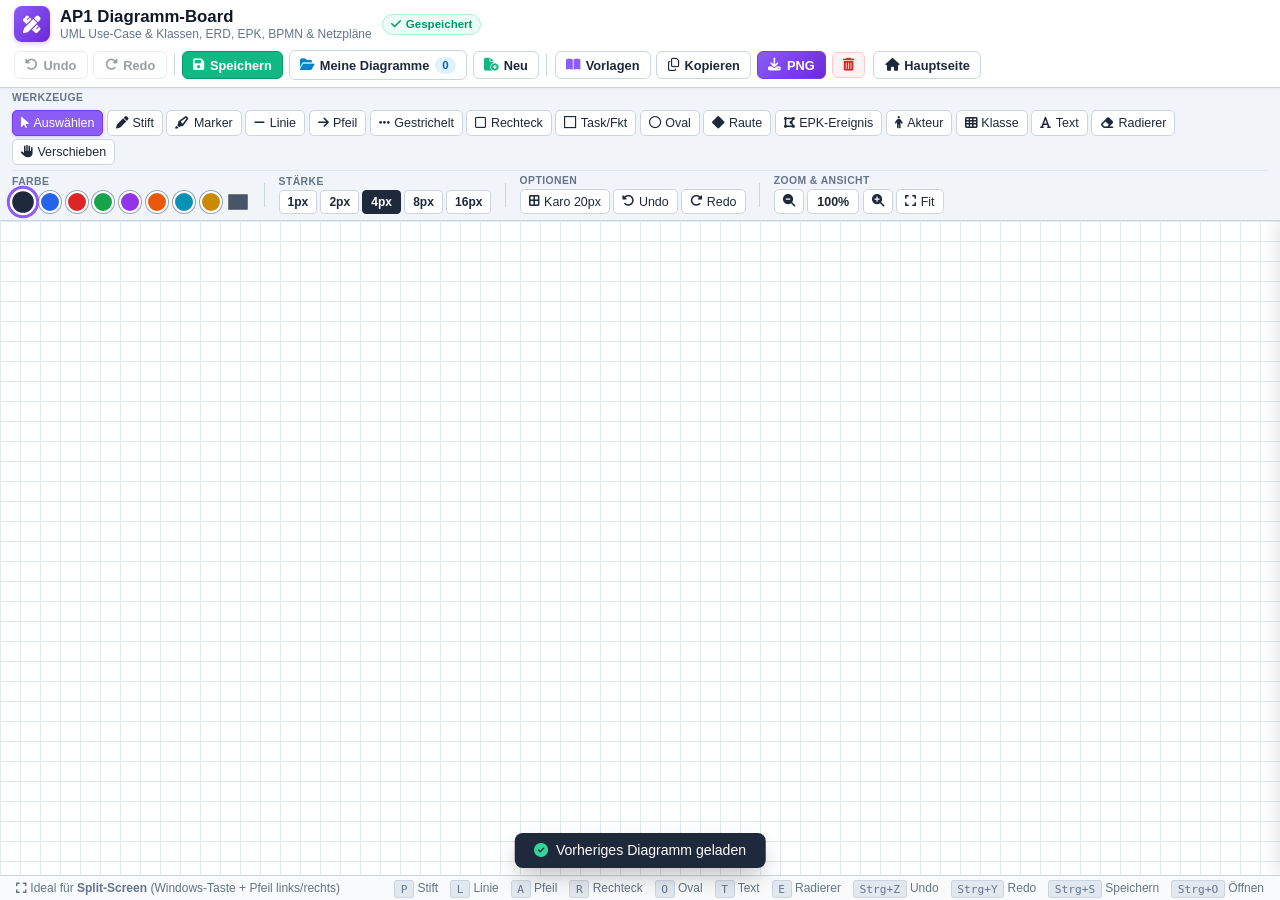
<file: trainer_geheim_77/whiteboard.html>
<!DOCTYPE html>
<html lang="de">
<head>
    <meta charset="UTF-8">
    <meta name="viewport" content="width=device-width, initial-scale=1.0">
    <title>AP1 Zeichenboard &amp; Diagramm-Trainer (Prüfungsstandard)</title>
    <link rel="stylesheet" href="https://cdnjs.cloudflare.com/ajax/libs/font-awesome/6.4.0/css/all.min.css">
    <style>
        :root {
            --primary: #8b5cf6;
            --primary-dark: #6d28d9;
            --primary-light: #f5f3ff;
            --text: #1e293b;
            --text-light: #64748b;
            --bg: #f8fafc;
            --border: #cbd5e1;
            --accent: #0284c7;
        }

        * {
            box-sizing: border-box;
            margin: 0;
            padding: 0;
        }

        body {
            font-family: -apple-system, BlinkMacSystemFont, "Segoe UI", Roboto, Helvetica, Arial, sans-serif;
            background-color: var(--bg);
            color: var(--text);
            height: 100vh;
            display: flex;
            flex-direction: column;
            overflow: hidden;
            user-select: none;
        }

        /* Top Header */
        header {
            background: #ffffff;
            border-bottom: 1px solid var(--border);
            padding: 0.4rem 0.85rem;
            display: flex;
            align-items: center;
            justify-content: space-between;
            gap: 0.5rem 0.75rem;
            flex-wrap: wrap;
            flex-shrink: 0;
            box-shadow: 0 1px 3px rgba(0,0,0,0.05);
            z-index: 20;
            width: 100%;
        }

        .header-title-group {
            display: flex;
            align-items: center;
            gap: 0.65rem;
            min-width: 0;
            max-width: 100%;
            flex-wrap: wrap;
        }

        .header-icon {
            width: 36px;
            height: 36px;
            border-radius: 8px;
            background: linear-gradient(135deg, #8b5cf6, #6d28d9);
            color: white;
            display: flex;
            align-items: center;
            justify-content: center;
            font-size: 1.1rem;
            flex-shrink: 0;
            box-shadow: 0 2px 5px rgba(139, 92, 246, 0.3);
        }

        .header-text h1 {
            font-size: 1.05rem;
            font-weight: 700;
            color: #0f172a;
            white-space: nowrap;
            overflow: hidden;
            text-overflow: ellipsis;
        }

        .header-text p {
            font-size: 0.75rem;
            color: var(--text-light);
            white-space: nowrap;
            overflow: hidden;
            text-overflow: ellipsis;
        }

        .header-actions {
            display: flex;
            align-items: center;
            gap: 0.35rem;
            flex-wrap: wrap;
            max-width: 100%;
        }

        .btn {
            display: inline-flex;
            align-items: center;
            gap: 0.35rem;
            padding: 0.35rem 0.65rem;
            border-radius: 6px;
            font-size: 0.8rem;
            font-weight: 600;
            cursor: pointer;
            border: 1px solid var(--border);
            background: #ffffff;
            color: var(--text);
            text-decoration: none;
            transition: all 0.15s ease;
            white-space: nowrap;
        }

        .btn:hover {
            background: #f1f5f9;
            border-color: #94a3b8;
        }

        .btn-primary {
            background: linear-gradient(135deg, #8b5cf6, #6d28d9);
            color: white;
            border-color: #7c3aed;
        }

        .btn-primary:hover {
            background: linear-gradient(135deg, #7c3aed, #5b21b6);
            border-color: #6d28d9;
        }

        .btn-success {
            background: #10b981;
            color: white;
            border-color: #059669;
        }

        .btn-success:hover {
            background: #059669;
        }

        .btn-danger {
            background: #fef2f2;
            color: #dc2626;
            border-color: #fecaca;
        }

        .btn-danger:hover {
            background: #fee2e2;
            border-color: #f87171;
        }

        .autosave-badge {
            font-size: 0.72rem;
            padding: 0.2rem 0.5rem;
            border-radius: 9999px;
            background: #ecfdf5;
            color: #059669;
            border: 1px solid #a7f3d0;
            display: flex;
            align-items: center;
            gap: 0.3rem;
            font-weight: 600;
        }

        /* Toolbar */
        .toolbar {
            background: #f1f5f9;
            border-bottom: 1px solid var(--border);
            padding: 0.35rem 0.75rem;
            display: flex;
            flex-direction: column;
            gap: 0.35rem;
            overflow: visible;
            flex-shrink: 0;
            z-index: 10;
            width: 100%;
            box-sizing: border-box;
        }

        .toolbar-tools-row {
            display: flex;
            align-items: center;
            gap: 0.4rem;
            flex-wrap: wrap;
            width: 100%;
            max-width: 100%;
        }

        .tools-btn-row {
            display: flex;
            align-items: center;
            gap: 0.22rem;
            flex-wrap: wrap;
            flex: 1 1 auto;
            min-width: 0;
            max-width: 100%;
        }

        .toolbar-settings-row {
            display: flex;
            align-items: center;
            gap: 0.45rem 0.75rem;
            flex-wrap: wrap;
            width: 100%;
            max-width: 100%;
            padding-top: 0.28rem;
            border-top: 1px solid #e2e8f0;
        }

        .tool-group {
            display: flex;
            flex-direction: column;
            gap: 0.15rem;
            min-width: 0;
            max-width: 100%;
        }

        .group-label {
            font-size: 0.65rem;
            text-transform: uppercase;
            font-weight: 700;
            color: var(--text-light);
            letter-spacing: 0.04em;
            line-height: 1;
            white-space: nowrap;
        }

        .btn-row {
            display: flex;
            align-items: center;
            gap: 0.22rem;
            flex-wrap: wrap;
            max-width: 100%;
        }

        .t-btn {
            padding: 0.3rem 0.5rem;
            border-radius: 5px;
            border: 1px solid #cbd5e1;
            background: #ffffff;
            color: var(--text);
            font-size: 0.78rem;
            font-weight: 500;
            cursor: pointer;
            display: inline-flex;
            align-items: center;
            gap: 0.28rem;
            transition: all 0.12s ease;
            white-space: nowrap;
        }

        .t-btn:hover {
            background: #e2e8f0;
        }

        .t-btn.active {
            background: #8b5cf6;
            color: white;
            border-color: #7c3aed;
            box-shadow: 0 1px 3px rgba(139, 92, 246, 0.3);
        }

        .separator {
            width: 1px;
            height: 24px;
            background: #cbd5e1;
            margin: 0 0.1rem;
            flex-shrink: 0;
            align-self: center;
        }

        /* Colors */
        .color-palette {
            display: flex;
            align-items: center;
            gap: 0.3rem;
        }

        .c-btn {
            width: 22px;
            height: 22px;
            border-radius: 50%;
            border: 2px solid white;
            box-shadow: 0 0 0 1px #94a3b8;
            cursor: pointer;
            transition: transform 0.15s ease, box-shadow 0.15s ease;
            flex-shrink: 0;
        }

        .c-btn:hover {
            transform: scale(1.15);
        }

        .c-btn.active {
            box-shadow: 0 0 0 2.5px #8b5cf6;
            transform: scale(1.2);
        }

        .custom-color-input {
            width: 24px;
            height: 24px;
            padding: 0;
            border: none;
            border-radius: 50%;
            cursor: pointer;
            background: none;
        }

        /* Size Selector */
        .size-selector {
            display: flex;
            align-items: center;
            gap: 0.2rem;
        }

        .s-btn {
            padding: 0.25rem 0.5rem;
            border-radius: 4px;
            border: 1px solid #cbd5e1;
            background: white;
            font-size: 0.75rem;
            font-weight: 600;
            color: var(--text);
            cursor: pointer;
        }

        .s-btn.active {
            background: #1e293b;
            color: white;
            border-color: #1e293b;
        }

        /* Canvas Workspace */
        .workspace {
            flex: 1;
            position: relative;
            background: #ffffff;
            overflow: hidden;
            display: flex;
        }

        .canvas-container {
            flex: 1;
            position: relative;
            cursor: crosshair;
            touch-action: none;
            overflow: hidden;
        }

        /* Grids */
        .canvas-container.grid-small {
            background-image: 
                linear-gradient(to right, #e2e8f0 1px, transparent 1px),
                linear-gradient(to bottom, #e2e8f0 1px, transparent 1px);
            background-size: 20px 20px;
        }

        .canvas-container.grid-large {
            background-image: 
                linear-gradient(to right, #e2e8f0 1px, transparent 1px),
                linear-gradient(to bottom, #e2e8f0 1px, transparent 1px);
            background-size: 40px 40px;
        }

        .canvas-container.grid-dots {
            background-image: radial-gradient(#cbd5e1 1.5px, transparent 1.5px);
            background-size: 24px 24px;
        }

        #canvas {
            position: absolute;
            top: 0;
            left: 0;
            width: 100%;
            height: 100%;
        }

        /* Drawer / Cheatsheet Sidebar */
        .cheatsheet-drawer {
            width: 380px;
            max-width: 90vw;
            background: #ffffff;
            border-left: 1px solid var(--border);
            display: flex;
            flex-direction: column;
            transition: transform 0.3s cubic-bezier(0.16, 1, 0.3, 1);
            position: absolute;
            top: 0;
            right: 0;
            bottom: 0;
            z-index: 30;
            box-shadow: -4px 0 15px rgba(0,0,0,0.1);
        }

        .cheatsheet-drawer.collapsed {
            transform: translateX(100%);
        }

        .drawer-header {
            padding: 0.75rem 1rem;
            background: #f8fafc;
            border-bottom: 1px solid var(--border);
            display: flex;
            align-items: center;
            justify-content: space-between;
        }

        .drawer-header h3 {
            font-size: 0.95rem;
            color: #0f172a;
            display: flex;
            align-items: center;
            gap: 0.5rem;
        }

        .drawer-content {
            flex: 1;
            overflow-y: auto;
            padding: 1rem;
            font-size: 0.85rem;
            line-height: 1.5;
        }

        .cheat-card {
            background: #f8fafc;
            border: 1px solid var(--border);
            border-radius: 8px;
            padding: 0.85rem;
            margin-bottom: 1rem;
        }

        .cheat-card h4 {
            color: var(--primary-dark);
            margin-bottom: 0.4rem;
            display: flex;
            align-items: center;
            justify-content: space-between;
        }

        .stamp-btn {
            font-size: 0.72rem;
            padding: 0.2rem 0.5rem;
            border-radius: 4px;
            border: 1px solid var(--primary);
            background: var(--primary-light);
            color: var(--primary-dark);
            cursor: pointer;
            font-weight: 600;
        }

        .stamp-btn:hover {
            background: var(--primary);
            color: white;
        }

        .cheat-badge {
            display: inline-block;
            padding: 0.15rem 0.4rem;
            border-radius: 4px;
            font-size: 0.72rem;
            font-weight: 700;
            background: #e2e8f0;
            color: #334155;
            margin-right: 0.25rem;
        }

        /* Toast notification */
        .toast {
            position: fixed;
            bottom: 2rem;
            left: 50%;
            transform: translateX(-50%) translateY(100px);
            background: #1e293b;
            color: white;
            padding: 0.6rem 1.2rem;
            border-radius: 8px;
            font-size: 0.88rem;
            font-weight: 500;
            display: flex;
            align-items: center;
            gap: 0.5rem;
            box-shadow: 0 10px 25px -5px rgba(0,0,0,0.3);
            transition: transform 0.25s ease, opacity 0.25s ease;
            opacity: 0;
            z-index: 1000;
            pointer-events: none;
        }

        .toast.show {
            transform: translateX(-50%) translateY(0);
            opacity: 1;
        }

        /* Bottom status bar */
        footer {
            background: #f8fafc;
            border-top: 1px solid var(--border);
            padding: 0.3rem 1rem;
            display: flex;
            align-items: center;
            justify-content: space-between;
            font-size: 0.75rem;
            color: var(--text-light);
            flex-shrink: 0;
        }

        .shortcut-hints {
            display: flex;
            gap: 0.75rem;
        }

        .shortcut-hints kbd {
            background: #e2e8f0;
            padding: 0.1rem 0.35rem;
            border-radius: 3px;
            font-family: monospace;
            font-size: 0.7rem;
            border: 1px solid #cbd5e1;
        }

        @media (max-width: 900px) {
            .header-text p { display: none; }
            .shortcut-hints { display: none; }
            .btn-label { display: none; }
        }

        /* Modal Overlays & Dialogs */
        .modal-overlay {
            position: fixed;
            top: 0; left: 0; right: 0; bottom: 0;
            background: rgba(15, 23, 42, 0.65);
            backdrop-filter: blur(4px);
            display: flex;
            align-items: center;
            justify-content: center;
            z-index: 2000;
            opacity: 0;
            pointer-events: none;
            transition: opacity 0.2s ease;
        }
        .modal-overlay.active {
            opacity: 1;
            pointer-events: auto;
        }
        .modal-box {
            background: #ffffff;
            border-radius: 12px;
            box-shadow: 0 20px 45px -10px rgba(0,0,0,0.35);
            width: 92%;
            max-width: 520px;
            max-height: 88vh;
            display: flex;
            flex-direction: column;
            overflow: hidden;
            transform: scale(0.95);
            transition: transform 0.2s cubic-bezier(0.16, 1, 0.3, 1);
        }
        .modal-box-large {
            max-width: 860px;
            height: 82vh;
        }
        .modal-overlay.active .modal-box {
            transform: scale(1);
        }
        .modal-header {
            padding: 0.85rem 1.25rem;
            background: #f8fafc;
            border-bottom: 1px solid var(--border);
            display: flex;
            align-items: center;
            justify-content: space-between;
        }
        .modal-header h3 {
            font-size: 1.05rem;
            color: #0f172a;
            display: flex;
            align-items: center;
            gap: 0.5rem;
            margin: 0;
        }
        .modal-close-btn {
            border: none;
            background: none;
            font-size: 1.6rem;
            line-height: 1;
            color: #64748b;
            cursor: pointer;
            padding: 0 0.25rem;
            transition: color 0.15s ease;
        }
        .modal-close-btn:hover {
            color: #dc2626;
        }
        .modal-toolbar {
            padding: 0.65rem 1.25rem;
            background: #f1f5f9;
            border-bottom: 1px solid var(--border);
            display: flex;
            align-items: center;
            justify-content: space-between;
            gap: 0.75rem;
        }
        .modal-body {
            padding: 1.25rem;
            overflow-y: auto;
            font-size: 0.88rem;
            display: flex;
            flex-direction: column;
            gap: 0.9rem;
        }
        .modal-footer {
            padding: 0.75rem 1.25rem;
            background: #f8fafc;
            border-top: 1px solid var(--border);
            display: flex;
            align-items: center;
            justify-content: flex-end;
            gap: 0.5rem;
        }
        .form-group {
            display: flex;
            flex-direction: column;
            gap: 0.35rem;
        }
        .form-group label {
            font-size: 0.82rem;
            font-weight: 600;
            color: #334155;
        }
        .form-control {
            width: 100%;
            padding: 0.5rem 0.75rem;
            border: 1px solid #cbd5e1;
            border-radius: 6px;
            font-size: 0.9rem;
            color: #0f172a;
            outline: none;
            background: #ffffff;
            transition: border-color 0.15s ease, box-shadow 0.15s ease;
        }
        .form-control:focus {
            border-color: #8b5cf6;
            box-shadow: 0 0 0 2px rgba(139, 92, 246, 0.2);
        }
        .badge {
            display: inline-flex;
            align-items: center;
            justify-content: center;
            padding: 0.15rem 0.45rem;
            border-radius: 9999px;
            font-size: 0.72rem;
            font-weight: 700;
            background: #e0f2fe;
            color: #0369a1;
        }
        .badge-purple {
            background: #f3e8ff;
            color: #7e22ce;
        }
        .badge-green {
            background: #ecfdf5;
            color: #047857;
        }

        /* Diagram Grid & Cards in Library */
        .diagram-grid {
            display: grid;
            grid-template-columns: repeat(auto-fill, minmax(240px, 1fr));
            gap: 1rem;
        }
        .diagram-card {
            background: #ffffff;
            border: 1px solid #cbd5e1;
            border-radius: 8px;
            overflow: hidden;
            display: flex;
            flex-direction: column;
            transition: all 0.18s ease;
            box-shadow: 0 1px 3px rgba(0,0,0,0.05);
        }
        .diagram-card:hover {
            border-color: #8b5cf6;
            transform: translateY(-2px);
            box-shadow: 0 6px 18px rgba(139, 92, 246, 0.14);
        }
        .diagram-card-thumb {
            width: 100%;
            height: 140px;
            background: #f8fafc;
            border-bottom: 1px solid #e2e8f0;
            display: flex;
            align-items: center;
            justify-content: center;
            overflow: hidden;
            cursor: pointer;
            position: relative;
        }
        .diagram-card-thumb img {
            max-width: 100%;
            max-height: 100%;
            object-fit: contain;
        }
        .diagram-card-thumb:hover::after {
            content: "Klick zum Öffnen";
            position: absolute;
            inset: 0;
            background: rgba(139, 92, 246, 0.75);
            color: white;
            font-weight: bold;
            font-size: 0.85rem;
            display: flex;
            align-items: center;
            justify-content: center;
        }
        .diagram-card-body {
            padding: 0.75rem;
            display: flex;
            flex-direction: column;
            gap: 0.35rem;
            flex: 1;
        }
        .diagram-card-title {
            font-weight: 700;
            font-size: 0.9rem;
            color: #0f172a;
            white-space: nowrap;
            overflow: hidden;
            text-overflow: ellipsis;
        }
        .diagram-card-meta {
            font-size: 0.72rem;
            color: #64748b;
            display: flex;
            align-items: center;
            justify-content: space-between;
        }
        .diagram-card-actions {
            display: flex;
            align-items: center;
            gap: 0.3rem;
            margin-top: 0.4rem;
            padding-top: 0.4rem;
            border-top: 1px solid #f1f5f9;
        }
        .btn-history:disabled, .btn:disabled {
            opacity: 0.45 !important;
            cursor: not-allowed !important;
            pointer-events: none;
        }

        /* Responsive Media Queries */
        @media (max-width: 1100px) {
            .t-btn {
                padding: 0.25rem 0.42rem;
                font-size: 0.75rem;
                gap: 0.22rem;
            }
            .header-text p {
                max-width: 280px;
            }
        }

        @media (max-width: 900px) {
            .header-text p {
                display: none;
            }
            .header-actions {
                gap: 0.25rem;
            }
            .btn {
                padding: 0.28rem 0.5rem;
                font-size: 0.76rem;
            }
        }

        @media (max-width: 720px) {
            .btn .btn-label {
                display: none;
            }
            .t-btn {
                padding: 0.22rem 0.35rem;
                font-size: 0.72rem;
            }
            .separator {
                display: none;
            }
        }
    </style>
</head>
<body>

    <!-- Header -->
    <header>
        <div class="header-title-group">
            <div class="header-icon"><i class="fa-solid fa-pen-ruler"></i></div>
            <div class="header-text">
                <h1 id="header-diagram-title">AP1 Diagramm-Board</h1>
                <p id="header-diagram-subtitle">UML Use-Case &amp; Klassen, ERD, EPK, BPMN &amp; Netzpläne</p>
            </div>
            <div class="autosave-badge" id="save-status" title="Zeichnung wird automatisch im Browser gesichert">
                <i class="fa-solid fa-check"></i> <span id="save-status-text">Gespeichert</span>
            </div>
        </div>

        <div class="header-actions">
            <!-- Undo & Redo (Strg+Z / Strg+Y) -->
            <button class="btn btn-history" id="header-undo-btn" title="Rückgängig (Strg+Z)" disabled>
                <i class="fa-solid fa-rotate-left"></i> <span class="btn-label">Undo</span>
            </button>
            <button class="btn btn-history" id="header-redo-btn" title="Wiederherstellen (Strg+Y / Strg+Shift+Z)" disabled>
                <i class="fa-solid fa-rotate-right"></i> <span class="btn-label">Redo</span>
            </button>

            <div class="separator" style="height: 22px;"></div>

            <!-- Save / Open / New -->
            <button class="btn btn-success" id="save-diagram-btn" title="Diagramm mit Namen in 'Meine Diagramme' speichern (Strg+S)">
                <i class="fa-solid fa-floppy-disk"></i> <span class="btn-label">Speichern</span>
            </button>
            <button class="btn" id="open-library-btn" title="Gespeicherte Diagramme öffnen &amp; neue auswählen">
                <i class="fa-solid fa-folder-open" style="color: #0284c7;"></i> <span class="btn-label">Meine Diagramme</span>
                <span class="badge" id="library-count-badge">0</span>
            </button>
            <button class="btn" id="new-board-btn" title="Neues leeres Board anlegen (mit Speicherabfrage)">
                <i class="fa-solid fa-file-circle-plus" style="color: #10b981;"></i> <span class="btn-label">Neu</span>
            </button>

            <div class="separator" style="height: 22px;"></div>

            <!-- Cheatsheet & Export -->
            <button class="btn" id="cheatsheet-toggle-btn" title="Prüfungs-Notationen, Symbole &amp; Stempel einblenden">
                <i class="fa-solid fa-book-open" style="color: #8b5cf6;"></i> <span class="btn-label">Vorlagen</span>
            </button>
            <button class="btn" id="copy-clipboard-btn" title="Skizze in Zwischenablage kopieren (Strg+C)">
                <i class="fa-regular fa-copy"></i> <span class="btn-label">Kopieren</span>
            </button>
            <button class="btn btn-primary" id="download-png-btn" title="Als PNG-Bild herunterladen">
                <i class="fa-solid fa-download"></i> <span class="btn-label">PNG</span>
            </button>
            <button class="btn btn-danger" id="clear-all-btn" title="Board leeren">
                <i class="fa-solid fa-trash-can"></i>
            </button>
            <a href="index.html" class="btn" title="Zurück zur Hauptseite der Prüfungs-App" style="margin-left: 0.15rem; font-weight: 600;">
                <i class="fa-solid fa-house"></i> <span class="btn-label">Hauptseite</span>
            </a>
        </div>
    </header>

    <!-- Toolbar -->
    <div class="toolbar">
        <!-- Row 1: Tools (Werkzeuge) -->
        <div class="toolbar-tools-row">
            <span class="group-label">Werkzeuge</span>
            <div class="btn-row tools-btn-row">
                <button class="t-btn active" data-tool="select" title="Auswählen &amp; Bewegen (Objekte anklicken und frei verschieben) (V)"><i class="fa-solid fa-arrow-pointer"></i><span>Auswählen</span></button>
                <button class="t-btn" data-tool="pen" title="Freihand-Stift (P)"><i class="fa-solid fa-pen"></i><span>Stift</span></button>
                <button class="t-btn" data-tool="highlighter" title="Textmarker (H)"><i class="fa-solid fa-highlighter"></i><span>Marker</span></button>
                <button class="t-btn" data-tool="line" title="Gerade Linie (L)"><i class="fa-solid fa-minus"></i><span>Linie</span></button>
                <button class="t-btn" data-tool="arrow" title="Flusspfeil gerichtet (A)"><i class="fa-solid fa-arrow-right"></i><span>Pfeil</span></button>
                <button class="t-btn" data-tool="dasharrow" title="Gestrichelter Pfeil (<<include>> / <<extend>>)"><i class="fa-solid fa-ellipsis"></i><span>Gestrichelt</span></button>
                <button class="t-btn" data-tool="rect" title="Rechteck (Klasse / Entität / Grenze) (R)"><i class="fa-regular fa-square"></i><span>Rechteck</span></button>
                <button class="t-btn" data-tool="roundrect" title="Abgerundetes Rechteck (EPK-Funktion / BPMN-Task)"><i class="fa-regular fa-square-full" style="border-radius: 4px;"></i><span>Task/Fkt</span></button>
                <button class="t-btn" data-tool="ellipse" title="Oval / Kreis (Use-Case / Attribut / Ereignis) (O)"><i class="fa-regular fa-circle"></i><span>Oval</span></button>
                <button class="t-btn" data-tool="diamond" title="Raute (ERD-Relation / Gateway / Entscheidung)"><i class="fa-solid fa-diamond"></i><span>Raute</span></button>
                <button class="t-btn" data-tool="hexagon" title="Sechseck (EPK-Ereignis)"><i class="fa-solid fa-draw-polygon"></i><span>EPK-Ereignis</span></button>
                <button class="t-btn" data-tool="actor" title="Akteur (UML Use-Case Männchen)"><i class="fa-solid fa-person"></i><span>Akteur</span></button>
                <button class="t-btn" data-tool="classbox" title="UML-Klassenbox (3-zeilig: Name / Attribute / Methoden)"><i class="fa-solid fa-table-cells"></i><span>Klasse</span></button>
                <button class="t-btn" data-tool="text" title="Text einfügen (Klick auf Board) (T)"><i class="fa-solid fa-font"></i><span>Text</span></button>
                <button class="t-btn" data-tool="eraser" title="Radierer (E)"><i class="fa-solid fa-eraser"></i><span>Radierer</span></button>
                <button class="t-btn" data-tool="hand" title="Verschieben / Pan (Leertaste gedrückt halten)"><i class="fa-solid fa-hand"></i><span>Verschieben</span></button>
            </div>

            <!-- Objekt-Aktionen (erscheint bei Auswahl) -->
            <div class="tool-group" id="selection-actions-group" style="display: none;">
                <span class="group-label" style="color: #2563eb;">Objekt</span>
                <div class="btn-row">
                    <button class="t-btn" id="duplicate-selected-btn" title="Objekt duplizieren (Strg + D)">
                        <i class="fa-solid fa-clone" style="color: #2563eb;"></i> <span>Duplizieren</span>
                    </button>
                    <button class="t-btn btn-danger" id="delete-selected-btn" title="Objekt löschen (Entf / Backspace)">
                        <i class="fa-solid fa-trash-can"></i> <span>Löschen</span>
                    </button>
                </div>
            </div>
        </div>

        <!-- Row 2: Styling, Settings & Zoom -->
        <div class="toolbar-settings-row">
            <!-- Colors -->
            <div class="tool-group">
                <span class="group-label">Farbe</span>
                <div class="color-palette">
                    <button class="c-btn active" data-color="#1e293b" style="background-color: #1e293b;" title="Schwarz/Anthrazit"></button>
                    <button class="c-btn" data-color="#2563eb" style="background-color: #2563eb;" title="Blau"></button>
                    <button class="c-btn" data-color="#dc2626" style="background-color: #dc2626;" title="Rot"></button>
                    <button class="c-btn" data-color="#16a34a" style="background-color: #16a34a;" title="Grün"></button>
                    <button class="c-btn" data-color="#9333ea" style="background-color: #9333ea;" title="Lila / Use-Case"></button>
                    <button class="c-btn" data-color="#ea580c" style="background-color: #ea580c;" title="Orange / EPK"></button>
                    <button class="c-btn" data-color="#0891b2" style="background-color: #0891b2;" title="Türkis / BPMN"></button>
                    <button class="c-btn" data-color="#ca8a04" style="background-color: #ca8a04;" title="Gold/Gelb"></button>
                    <input type="color" id="custom-color-picker" class="custom-color-input" title="Eigene Farbe wählen" value="#475569">
                </div>
            </div>

            <div class="separator"></div>

            <!-- Size -->
            <div class="tool-group">
                <span class="group-label">Stärke</span>
                <div class="size-selector">
                    <button class="s-btn" data-size="1" title="1px (Fein)">1px</button>
                    <button class="s-btn" data-size="2" title="2px">2px</button>
                    <button class="s-btn active" data-size="4" title="4px (Standard)">4px</button>
                    <button class="s-btn" data-size="8" title="8px (Fett)">8px</button>
                    <button class="s-btn" data-size="16" title="16px (Marker)">16px</button>
                </div>
            </div>

            <div class="separator"></div>

            <!-- Grid & History -->
            <div class="tool-group">
                <span class="group-label">Optionen</span>
                <div class="btn-row">
                    <button class="t-btn" id="grid-mode-btn" title="Raster umschalten (Klein / Groß / Punkte / Aus)">
                        <i class="fa-solid fa-border-all"></i> <span id="grid-mode-label">Karo 20px</span>
                    </button>
                    <button class="t-btn" id="undo-btn" title="Rückgängig (Strg+Z)"><i class="fa-solid fa-rotate-left"></i><span>Undo</span></button>
                    <button class="t-btn" id="redo-btn" title="Wiederherstellen (Strg+Y)"><i class="fa-solid fa-rotate-right"></i><span>Redo</span></button>
                </div>
            </div>

            <div class="separator"></div>

            <!-- Zoom & Ansicht -->
            <div class="tool-group">
                <span class="group-label">Zoom &amp; Ansicht</span>
                <div class="btn-row">
                    <button class="t-btn" id="zoom-out-btn" title="Verkleinern (Mausrad oder Strg + Minus)"><i class="fa-solid fa-magnifying-glass-minus"></i></button>
                    <button class="t-btn" id="zoom-reset-btn" title="Klick für 100% Reset" style="min-width: 52px; font-weight: 700; justify-content: center;"><span id="zoom-label">100%</span></button>
                    <button class="t-btn" id="zoom-in-btn" title="Vergrößern (Mausrad oder Strg + Plus)"><i class="fa-solid fa-magnifying-glass-plus"></i></button>
                    <button class="t-btn" id="zoom-fit-btn" title="Ganzes Diagramm einpassen"><i class="fa-solid fa-expand"></i> <span>Fit</span></button>
                </div>
            </div>
        </div>
    </div>

    <!-- Workspace -->
    <div class="workspace">
        <div class="canvas-container grid-small" id="canvas-container">
            <canvas id="canvas"></canvas>
        </div>

        <!-- Cheatsheet Drawer -->
        <aside class="cheatsheet-drawer collapsed" id="cheatsheet-drawer">
            <div class="drawer-header">
                <h3><i class="fa-solid fa-lightbulb" style="color: #eab308;"></i> Prüfungs-Notationen &amp; Stempel</h3>
                <button class="btn" id="close-drawer-btn" style="border: none; padding: 0.2rem 0.5rem; font-size: 1.2rem; cursor: pointer;">&times;</button>
            </div>
            <div class="drawer-content">
                <!-- Stencils (Quick Insert) -->
                <div class="cheat-card" style="border: 2px solid #8b5cf6; background: #faf5ff;">
                    <h4 style="color: #6d28d9;"><i class="fa-solid fa-stamp"></i> Schnelle Vorlagen (Stempel)</h4>
                    <p style="font-size: 0.78rem; color: #64748b; margin-bottom: 0.5rem;">Klicke, um fertige Bausteine in die Board-Mitte zu stempeln:</p>
                    <div style="display: flex; flex-wrap: wrap; gap: 0.35rem;">
                        <button class="stamp-btn" onclick="stampTemplate('uml_class')">🗂️ UML-Klasse (3-teilig)</button>
                        <button class="stamp-btn" onclick="stampTemplate('netzplan')">📊 Netzplan-Knoten (DIN)</button>
                        <button class="stamp-btn" onclick="stampTemplate('actor_usecase')">👤 Akteur + Use-Case</button>
                        <button class="stamp-btn" onclick="stampTemplate('erd_entity')">🔲 ERD Entität + PK</button>
                        <button class="stamp-btn" onclick="stampTemplate('bpmn_gateway')">🔷 BPMN XOR Gateway</button>
                        <button class="stamp-btn" onclick="stampTemplate('bpmn_pool')">🏊 BPMN Pool &amp; 2 Lanes</button>
                        <button class="stamp-btn" onclick="stampTemplate('uml_activity')">⚡ UML-Aktivität (Fork/Join)</button>
                        <button class="stamp-btn" onclick="stampTemplate('epk_chain')">🔄 EPK Ereignis-Funktion</button>
                    </div>
                </div>

                <!-- Use-Case Guide -->
                <div class="cheat-card">
                    <h4><span>👤 UML Anwendungsfalldiagramm</span> <span class="cheat-badge">LF 7 / AP1</span></h4>
                    <ul style="padding-left: 1.1rem; font-size: 0.8rem;">
                        <li><strong>Systemgrenze:</strong> Großes Rechteck, Systemname oben.</li>
                        <li><strong>Akteur:</strong> Außerhalb der Grenze (Mensch oder Fremdsystem).</li>
                        <li><strong>Use-Case:</strong> Ellipse innerhalb der Grenze (Substantiv + Verb im Infinitiv, z.B. <em>"Kunde anlegen"</em>).</li>
                        <li><strong>&lt;&lt;include&gt;&gt;:</strong> Zwingend nötig! Pfeil zeigt <em>vom Basisfall zum zwingenden Fall</em> (z.B. Login).</li>
                        <li><strong>&lt;&lt;extend&gt;&gt;:</strong> Optional! Pfeil zeigt <em>vom Erweiterungsfall zurück zum Basisfall</em>.</li>
                    </ul>
                </div>

                <!-- Class Diagram Guide -->
                <div class="cheat-card">
                    <h4><span>🗂️ UML Klassendiagramm</span> <span class="cheat-badge">LF 8 / AP1</span></h4>
                    <ul style="padding-left: 1.1rem; font-size: 0.8rem;">
                        <li><strong>Sichtbarkeiten:</strong> <code>+</code> public, <code>-</code> private, <code>#</code> protected.</li>
                        <li><strong>Multiplizitäten:</strong> <code>1</code>, <code>0..1</code>, <code>1..*</code>, <code>*</code> oder <code>0..*</code>.</li>
                        <li><strong>Vererbung:</strong> Durchgezogene Linie mit <em>geschlossenem, weißem Dreieck</em> zur Superklasse.</li>
                        <li><strong>Komposition:</strong> <em>Ausgefüllte schwarze Raute</em> beim Ganzen (strenge Existenzabhängigkeit, z.B. Bestellung ↔ Positionen).</li>
                        <li><strong>Aggregation:</strong> <em>Hohle weiße Raute</em> (schwächere "hat-ein"-Beziehung).</li>
                    </ul>
                </div>

                <!-- ERD Guide -->
                <div class="cheat-card">
                    <h4><span>🗄️ ER-Modell (Chen-Notation)</span> <span class="cheat-badge">LF 8 / AP1</span></h4>
                    <ul style="padding-left: 1.1rem; font-size: 0.8rem;">
                        <li><strong>Entitätstyp:</strong> Rechteck (z.B. <code>KUNDE</code>, <code>ARTIKEL</code>).</li>
                        <li><strong>Attribut:</strong> Ellipse (Primärschlüssel unterstreichen: <u>KundenNr</u>).</li>
                        <li><strong>Beziehung:</strong> Raute mit Verb (z.B. <em>"erteilt"</em>).</li>
                        <li><strong>Kardinalitäten:</strong> <code>1:1</code>, <code>1:n</code>, <code>n:m</code> an den Verbindungslinien eintragen.</li>
                    </ul>
                </div>

                <!-- EPK Guide -->
                <div class="cheat-card">
                    <h4><span>🔄 Ereignisgesteuerte Prozesskette (EPK)</span> <span class="cheat-badge">LF 7 / AP1</span></h4>
                    <ul style="padding-left: 1.1rem; font-size: 0.8rem;">
                        <li><strong>Ereignis:</strong> Sechseck (Zustand: <em>"Auftrag eingegangen"</em>).</li>
                        <li><strong>Funktion:</strong> Abgerundetes Rechteck (Aktion: <em>"Auftrag prüfen"</em>).</li>
                        <li><strong>Regel:</strong> Immer abwechselnd! Nie Ereignis auf Ereignis.</li>
                        <li><strong>Konnektoren:</strong> Kreis mit <strong>AND (∧)</strong>, <strong>OR (∨)</strong>, <strong>XOR (X)</strong>.</li>
                    </ul>
                </div>

                <!-- UML Aktivitätsdiagramm Guide -->
                <div class="cheat-card">
                    <h4><span>⚡ UML-Aktivitätsdiagramm</span> <span class="cheat-badge">LF 5 / AP1</span></h4>
                    <ul style="padding-left: 1.1rem; font-size: 0.8rem;">
                        <li><strong>Startknoten:</strong> Ausgefüllter schwarzer Kreis (●).</li>
                        <li><strong>Aktion:</strong> Abgerundetes Rechteck (z. B. <em>"Pin prüfen"</em>).</li>
                        <li><strong>Decision / Merge:</strong> Raute (◇) mit Guards in eckigen Klammern: <code>[Bedingung]</code>.</li>
                        <li><strong>Fork / Join:</strong> Dicker schwarzer Balken (Parallelisierung &amp; Synchronisation).</li>
                        <li><strong>Endknoten:</strong> Kreis mit ausgefülltem Kern (⦿).</li>
                    </ul>
                </div>

                <!-- BPMN Guide -->
                <div class="cheat-card">
                    <h4><span>⚙️ BPMN 2.0 Geschäftsprozess</span> <span class="cheat-badge">LF 7 / AP1</span></h4>
                    <ul style="padding-left: 1.1rem; font-size: 0.8rem;">
                        <li><strong>Start-Ereignis:</strong> Dünner grüner Kreis.</li>
                        <li><strong>End-Ereignis:</strong> Dicker roter Kreis.</li>
                        <li><strong>Task / Aktivität:</strong> Abgerundetes Rechteck.</li>
                        <li><strong>XOR-Gateway:</strong> Raute mit 'X' (Verzweigung, genau 1 Pfad).</li>
                        <li><strong>Parallel-Gateway (AND):</strong> Raute mit '+' (beide Pfade gleichzeitig).</li>
                    </ul>
                </div>

                <!-- Netzplan Guide -->
                <div class="cheat-card">
                    <h4><span>📊 Netzplan nach DIN 69900</span> <span class="cheat-badge">LF 1 / LF 7</span></h4>
                    <ul style="padding-left: 1.1rem; font-size: 0.8rem;">
                        <li><strong>Vorwärts:</strong> <code>FAZ + Dauer = FEZ</code> (bei mehreren Vorgängern gilt das Maximum!).</li>
                        <li><strong>Rückwärts:</strong> <code>SEZ - Dauer = SAZ</code> (bei mehreren Nachfolgern gilt das Minimum!).</li>
                        <li><strong>Gesamtpuffer:</strong> <code>GP = SAZ - FAZ = SEZ - FEZ</code>.</li>
                        <li><strong>Freier Puffer:</strong> <code>FP = min(FAZ Nachfolger) - FEZ</code>.</li>
                        <li><strong>Kritischer Pfad:</strong> Alle Vorgänge mit <code>GP = 0</code>.</li>
                    </ul>
                </div>
            </div>
        </aside>
    </div>

    <!-- Status Footer -->
    <footer>
        <div style="display: flex; align-items: center; gap: 0.5rem;">
            <span><i class="fa-solid fa-expand"></i> Ideal für <strong>Split-Screen</strong> (Windows-Taste + Pfeil links/rechts)</span>
        </div>
        <div class="shortcut-hints">
            <span><kbd>P</kbd> Stift</span>
            <span><kbd>L</kbd> Linie</span>
            <span><kbd>A</kbd> Pfeil</span>
            <span><kbd>R</kbd> Rechteck</span>
            <span><kbd>O</kbd> Oval</span>
            <span><kbd>T</kbd> Text</span>
            <span><kbd>E</kbd> Radierer</span>
            <span><kbd>Strg+Z</kbd> Undo</span>
            <span><kbd>Strg+Y</kbd> Redo</span>
            <span><kbd>Strg+S</kbd> Speichern</span>
            <span><kbd>Strg+O</kbd> Öffnen</span>
        </div>
    </footer>

    <!-- Toast Notification -->
    <div class="toast" id="toast">
        <i class="fa-solid fa-circle-check" style="color: #34d399;"></i>
        <span id="toast-text">Meldung</span>
    </div>

    <!-- 1. Save Diagram Modal -->
    <div class="modal-overlay" id="save-modal">
        <div class="modal-box">
            <div class="modal-header">
                <h3><i class="fa-solid fa-floppy-disk" style="color: #10b981;"></i> Diagramm speichern</h3>
                <button class="modal-close-btn" id="close-save-modal-btn">&times;</button>
            </div>
            <div class="modal-body">
                <div class="form-group">
                    <label for="save-title-input">Titel / Name des Diagramms:</label>
                    <input type="text" id="save-title-input" class="form-control" placeholder="z. B. Struktogramm: Urlaubsprüfung LF5" maxlength="70">
                </div>
                <div class="form-group">
                    <label for="save-category-select">Diagramm-Typ / Kategorie:</label>
                    <select id="save-category-select" class="form-control">
                        <option value="struktogramm">Struktogramm (DIN 66261)</option>
                        <option value="pap">Programmablaufplan - PAP (DIN 66001)</option>
                        <option value="erd">ER-Modell (ERD Datenbank)</option>
                        <option value="uml_class">UML Klassendiagramm</option>
                        <option value="uml_usecase">UML Anwendungsfall (Use-Case)</option>
                        <option value="uml_activity">UML Aktivitätsdiagramm</option>
                        <option value="bpmn">BPMN 2.0 Geschäftsprozess</option>
                        <option value="epk">Ereignisgesteuerte Prozesskette (EPK)</option>
                        <option value="netzplan">Netzplan (DIN 69900)</option>
                        <option value="kaufmaennisch">Kaufmännische Rechnung &amp; Diagramm</option>
                        <option value="sonstiges">Freie Skizze / Notiz</option>
                    </select>
                </div>
                <div class="form-group">
                    <label>Vorschau der Skizze:</label>
                    <div style="height: 140px; background: #ffffff; border: 1px solid #cbd5e1; border-radius: 6px; display: flex; align-items: center; justify-content: center; overflow: hidden;">
                        <img id="save-modal-preview-img" style="max-height: 100%; max-width: 100%; object-fit: contain;" alt="Vorschau">
                    </div>
                </div>
            </div>
            <div class="modal-footer">
                <button class="btn" id="cancel-save-btn">Abbrechen</button>
                <button class="btn btn-success" id="confirm-save-btn"><i class="fa-solid fa-check"></i> Jetzt speichern</button>
            </div>
        </div>
    </div>

    <!-- 2. Library Modal (Saved Diagrams) -->
    <div class="modal-overlay" id="library-modal">
        <div class="modal-box modal-box-large">
            <div class="modal-header">
                <div style="display: flex; align-items: center; gap: 0.5rem;">
                    <h3><i class="fa-solid fa-folder-open" style="color: #0284c7;"></i> Meine Diagramme &amp; Skizzen</h3>
                    <span class="badge" id="library-modal-count-badge">0</span>
                </div>
                <button class="modal-close-btn" id="close-library-modal-btn">&times;</button>
            </div>
            <div class="modal-toolbar">
                <div style="flex: 1; display: flex; align-items: center; gap: 0.5rem;">
                    <div style="position: relative; flex: 1;">
                        <i class="fa-solid fa-magnifying-glass" style="position: absolute; left: 10px; top: 50%; transform: translateY(-50%); color: #94a3b8; font-size: 0.85rem;"></i>
                        <input type="text" id="library-search-input" class="form-control" style="padding-left: 2rem; font-size: 0.85rem;" placeholder="Diagramme suchen...">
                    </div>
                    <select id="library-filter-category" class="form-control" style="width: auto; max-width: 180px; font-size: 0.85rem;">
                        <option value="all">Alle Kategorien</option>
                        <option value="struktogramm">Struktogramm</option>
                        <option value="pap">PAP</option>
                        <option value="erd">ERD</option>
                        <option value="uml_class">UML Klasse</option>
                        <option value="uml_usecase">UML Use-Case</option>
                        <option value="uml_activity">UML Aktivität</option>
                        <option value="bpmn">BPMN</option>
                        <option value="epk">EPK</option>
                        <option value="netzplan">Netzplan</option>
                        <option value="sonstiges">Skizze / Notiz</option>
                    </select>
                </div>
                <button class="btn btn-success" id="library-new-board-btn" style="padding: 0.4rem 0.75rem; font-size: 0.82rem;">
                    <i class="fa-solid fa-plus"></i> Neues Board
                </button>
            </div>
            <div class="modal-body" style="padding: 1rem; overflow-y: auto;">
                <div class="diagram-grid" id="library-diagram-grid">
                    <!-- Dynamic diagram cards -->
                </div>
                <div id="library-empty-state" style="display: none; text-align: center; padding: 3rem 1rem; color: #64748b;">
                    <div style="font-size: 3rem; color: #cbd5e1; margin-bottom: 0.5rem;"><i class="fa-solid fa-folder-open"></i></div>
                    <h4 style="color: #334155; margin-bottom: 0.25rem;">Noch keine Diagramme gespeichert</h4>
                    <p style="font-size: 0.85rem;">Zeichne dein Struktogramm, ERD oder PAP auf dem Board und klicke oben auf <strong>"Speichern"</strong>!</p>
                </div>
            </div>
            <div class="modal-footer" style="justify-content: space-between;">
                <div style="display: flex; gap: 0.5rem;">
                    <button class="btn" id="backup-export-btn" title="Alle Diagramme als JSON-Datei herunterladen"><i class="fa-solid fa-file-export"></i> Backup exportieren</button>
                    <label class="btn" style="cursor: pointer;" title="JSON-Backup wiederherstellen">
                        <i class="fa-solid fa-file-import"></i> Backup importieren
                        <input type="file" id="backup-import-input" accept=".json" style="display: none;">
                    </label>
                </div>
                <button class="btn" id="close-library-btn">Schließen</button>
            </div>
        </div>
    </div>

    <!-- 3. Confirm New Board Modal -->
    <div class="modal-overlay" id="confirm-new-modal">
        <div class="modal-box" style="max-width: 460px;">
            <div class="modal-header">
                <h3><i class="fa-solid fa-file-circle-plus" style="color: #8b5cf6;"></i> Neues Zeichenboard</h3>
                <button class="modal-close-btn" id="close-confirm-new-btn">&times;</button>
            </div>
            <div class="modal-body" style="padding: 1.25rem;">
                <p style="margin-bottom: 0.5rem; font-size: 0.95rem; color: #0f172a; font-weight: 600;">
                    Möchtest du die aktuelle Zeichnung vorher speichern?
                </p>
                <p style="font-size: 0.85rem; color: #64748b; line-height: 1.4;">
                    Du kannst die fertige Skizze jetzt in <strong>"Meine Diagramme"</strong> ablegen, damit sie dauerhaft erhalten bleibt, oder direkt mit einer neuen leeren Fläche starten.
                </p>
            </div>
            <div class="modal-footer" style="flex-wrap: wrap; gap: 0.4rem; justify-content: flex-end;">
                <button class="btn" id="cancel-new-btn">Abbrechen</button>
                <button class="btn btn-danger" id="discard-and-new-btn"><i class="fa-solid fa-trash-can"></i> Direkt leeren</button>
                <button class="btn btn-success" id="save-and-new-btn"><i class="fa-solid fa-floppy-disk"></i> Erst speichern, dann neu</button>
            </div>
        </div>
    </div>

    <script>
        // ====================================================================
        // AP1 Object-Oriented Whiteboard Engine (Vektorbasiert & Bewegbar)
        // ====================================================================
        const STORAGE_KEY = "ihk_ap1_whiteboard_data_v1";
        const STORAGE_ELEMENTS_KEY = "ihk_ap1_whiteboard_elements_v1";
        const STORAGE_SAVED_KEY = "ihk_ap1_saved_diagrams_v1";
        const STORAGE_ACTIVE_ID_KEY = "ihk_ap1_active_diagram_id";
        
        const canvas = document.getElementById("canvas");
        const ctx = canvas.getContext("2d", { willReadFrequently: true });
        const container = document.getElementById("canvas-container");
        const saveStatus = document.getElementById("save-status");
        const saveStatusText = document.getElementById("save-status-text");

        // Object Store
        let elements = [];
        let selectedElementId = null;
        let isDraggingElement = false;
        let dragStartWorld = { x: 0, y: 0 };
        let dragInitialElementPos = null;
        let livePreviewElement = null;

        // Viewport Camera State (Pan & Zoom)
        let zoom = 1.0;
        let panX = 0;
        let panY = 0;
        let isPanning = false;
        let panStartX = 0;
        let panStartY = 0;
        let isSpacePressed = false;

        // Tool state (Default: select)
        let currentTool = "select";
        let currentColor = "#1e293b";
        let currentSize = 4;
        let isDrawing = false;
        let startScreenX = 0;
        let startScreenY = 0;
        let startWorldX = 0;
        let startWorldY = 0;
        let activePathPoints = [];

        // Active Diagram Identity
        let activeDiagramId = null;
        let activeDiagramTitle = null;

        // Undo & Redo History (JSON snapshots of elements array)
        let undoStack = [];
        let redoStack = [];
        const MAX_HISTORY = 50;

        // Grid states: small, large, dots, off
        const gridModes = ["grid-small", "grid-large", "grid-dots", "grid-off"];
        const gridLabels = ["Karo 20px", "Karo 40px", "Punkt-Raster", "Raster Aus"];
        let gridIdx = 0;

        function generateId() {
            return "el_" + Date.now() + "_" + Math.random().toString(36).substr(2, 6);
        }

        // Coordinates transformation
        function getScreenCoords(e) {
            const rect = canvas.getBoundingClientRect();
            return {
                x: e.clientX - rect.left,
                y: e.clientY - rect.top
            };
        }

        function screenToWorld(sx, sy) {
            return {
                x: (sx - panX) / zoom,
                y: (sy - panY) / zoom
            };
        }

        function worldToScreen(wx, wy) {
            return {
                x: wx * zoom + panX,
                y: wy * zoom + panY
            };
        }

        function distToSegment(px, py, x1, y1, x2, y2) {
            const l2 = (x2 - x1) ** 2 + (y2 - y1) ** 2;
            if (l2 === 0) return Math.hypot(px - x1, py - y1);
            let t = ((px - x1) * (x2 - x1) + (py - y1) * (y2 - y1)) / l2;
            t = Math.max(0, Math.min(1, t));
            return Math.hypot(px - (x1 + t * (x2 - x1)), py - (y1 + t * (y2 - y1)));
        }

        // Bounding Box Calculations
        function getElementBounds(el) {
            if (!el) return { x: 0, y: 0, w: 0, h: 0 };
            if (el.type === 'rect' || el.type === 'roundrect' || el.type === 'ellipse' || el.type === 'diamond' || el.type === 'hexagon' || el.type === 'actor' || el.type === 'classbox' || el.type === 'image') {
                const minX = Math.min(el.x, el.x + el.w);
                const minY = Math.min(el.y, el.y + el.h);
                const w = Math.abs(el.w);
                const h = Math.abs(el.h);
                return { x: minX, y: minY, w: Math.max(10, w), h: Math.max(10, h) };
            }
            if (el.type === 'line' || el.type === 'arrow' || el.type === 'dasharrow') {
                const minX = Math.min(el.x1, el.x2);
                const minY = Math.min(el.y1, el.y2);
                const maxX = Math.max(el.x1, el.x2);
                const maxY = Math.max(el.y1, el.y2);
                return { x: minX, y: minY, w: Math.max(12, maxX - minX), h: Math.max(12, maxY - minY) };
            }
            if (el.type === 'text') {
                const fontSize = Math.max(14, (el.size || 4) * 3 + 10);
                const approxW = Math.max(30, (el.text || '').length * (fontSize * 0.62));
                const approxH = fontSize * 1.35;
                return { x: el.x, y: el.y, w: approxW, h: approxH };
            }
            if (el.type === 'path') {
                if (!el.points || el.points.length === 0) return { x: 0, y: 0, w: 0, h: 0 };
                let minX = Infinity, minY = Infinity, maxX = -Infinity, maxY = -Infinity;
                el.points.forEach(p => {
                    if (p.x < minX) minX = p.x;
                    if (p.x > maxX) maxX = p.x;
                    if (p.y < minY) minY = p.y;
                    if (p.y > maxY) maxY = p.y;
                });
                return { x: minX, y: minY, w: Math.max(8, maxX - minX), h: Math.max(8, maxY - minY) };
            }
            if (el.type === 'stencil') {
                if (el.stencilType === 'uml_class') return { x: el.x - 90, y: el.y - 65, w: 180, h: 130 };
                if (el.stencilType === 'netzplan') return { x: el.x - 90, y: el.y - 50, w: 180, h: 100 };
                if (el.stencilType === 'actor_usecase') return { x: el.x - 130, y: el.y - 45, w: 250, h: 90 };
                if (el.stencilType === 'erd_entity') return { x: el.x - 60, y: el.y - 100, w: 130, h: 130 };
                if (el.stencilType === 'bpmn_gateway') return { x: el.x - 50, y: el.y - 50, w: 100, h: 110 };
                if (el.stencilType === 'bpmn_pool') return { x: el.x - 140, y: el.y - 80, w: 280, h: 160 };
                if (el.stencilType === 'uml_activity') return { x: el.x - 70, y: el.y - 70, w: 140, h: 235 };
                if (el.stencilType === 'epk_chain') return { x: el.x - 165, y: el.y - 25, w: 245, h: 50 };
                return { x: el.x - 50, y: el.y - 50, w: 100, h: 100 };
            }
            return { x: 0, y: 0, w: 0, h: 0 };
        }

        // Element Clone for Dragging
        function cloneElementCoords(el) {
            if (el.type === 'line' || el.type === 'arrow' || el.type === 'dasharrow') {
                return { x1: el.x1, y1: el.y1, x2: el.x2, y2: el.y2 };
            }
            if (el.type === 'path') {
                return { points: el.points.map(p => ({ x: p.x, y: p.y })) };
            }
            return { x: el.x, y: el.y };
        }

        // Move Element by Delta
        function applyElementDelta(el, initPos, dx, dy) {
            if (el.type === 'line' || el.type === 'arrow' || el.type === 'dasharrow') {
                el.x1 = initPos.x1 + dx;
                el.y1 = initPos.y1 + dy;
                el.x2 = initPos.x2 + dx;
                el.y2 = initPos.y2 + dy;
            } else if (el.type === 'path') {
                if (el.points && initPos.points) {
                    el.points = initPos.points.map(p => ({ x: p.x + dx, y: p.y + dy }));
                }
            } else {
                el.x = initPos.x + dx;
                el.y = initPos.y + dy;
            }
        }

        // Hit Testing
        function hitTestElement(el, px, py) {
            const pad = 10;
            const b = getElementBounds(el);
            
            if (px < b.x - pad || px > b.x + b.w + pad || py < b.y - pad || py > b.y + b.h + pad) {
                return false;
            }

            if (el.type === 'line' || el.type === 'arrow' || el.type === 'dasharrow') {
                return distToSegment(px, py, el.x1, el.y1, el.x2, el.y2) <= (Math.max(6, (el.size || 2) / 2) + pad);
            }
            
            if (el.type === 'path') {
                if (!el.points || el.points.length < 2) return true;
                for (let i = 0; i < el.points.length - 1; i++) {
                    if (distToSegment(px, py, el.points[i].x, el.points[i].y, el.points[i+1].x, el.points[i+1].y) <= (Math.max(6, (el.size || 2) / 2) + pad)) {
                        return true;
                    }
                }
                return false;
            }

            return true;
        }

        // Viewport Rendering Engine
        function renderViewport() {
            const dpr = window.devicePixelRatio || 1;
            const rect = container.getBoundingClientRect();
            if (rect.width <= 0 || rect.height <= 0) return;

            const targetW = Math.round(rect.width * dpr);
            const targetH = Math.round(rect.height * dpr);
            if (canvas.width !== targetW || canvas.height !== targetH) {
                canvas.width = targetW;
                canvas.height = targetH;
            }

            ctx.save();
            ctx.setTransform(1, 0, 0, 1, 0, 0);
            ctx.clearRect(0, 0, canvas.width, canvas.height);
            
            // Map physical canvas pixels to CSS pixel space
            ctx.scale(dpr, dpr);

            // Apply camera Pan & Zoom
            ctx.translate(panX, panY);
            ctx.scale(zoom, zoom);

            // High quality image smoothing
            ctx.imageSmoothingEnabled = true;
            ctx.imageSmoothingQuality = "high";

            // 1. Render all committed elements
            elements.forEach(el => {
                renderElement(ctx, el);
            });

            // 2. Render live shape preview if drawing
            if (livePreviewElement) {
                renderElement(ctx, livePreviewElement);
            }

            // 3. Render selection box around selected element
            if (selectedElementId) {
                const sel = elements.find(e => e.id === selectedElementId);
                if (sel) {
                    renderSelectionBox(ctx, sel);
                }
            }

            ctx.restore();

            updateGridBackground();
            updateZoomUI();
            updateSelectionUI();
        }

        function renderElement(targetCtx, el) {
            targetCtx.save();
            targetCtx.strokeStyle = el.color || "#1e293b";
            targetCtx.fillStyle = el.color || "#1e293b";
            targetCtx.lineWidth = el.size || 4;
            targetCtx.lineCap = "round";
            targetCtx.lineJoin = "round";

            if (el.type === 'rect') {
                targetCtx.strokeRect(el.x, el.y, el.w, el.h);
            } else if (el.type === 'roundrect') {
                const rad = Math.min(16, Math.abs(el.w) / 2, Math.abs(el.h) / 2);
                targetCtx.beginPath();
                targetCtx.roundRect(el.x, el.y, el.w, el.h, rad);
                targetCtx.stroke();
            } else if (el.type === 'ellipse') {
                const rx = Math.abs(el.w) / 2;
                const ry = Math.abs(el.h) / 2;
                const cx = el.x + el.w / 2;
                const cy = el.y + el.h / 2;
                targetCtx.beginPath();
                targetCtx.ellipse(cx, cy, Math.max(1, rx), Math.max(1, ry), 0, 0, 2 * Math.PI);
                targetCtx.stroke();
            } else if (el.type === 'diamond') {
                const cx = el.x + el.w / 2;
                const cy = el.y + el.h / 2;
                targetCtx.beginPath();
                targetCtx.moveTo(cx, el.y);
                targetCtx.lineTo(el.x + el.w, cy);
                targetCtx.lineTo(cx, el.y + el.h);
                targetCtx.lineTo(el.x, cy);
                targetCtx.closePath();
                targetCtx.stroke();
            } else if (el.type === 'hexagon') {
                const cut = el.w * 0.2;
                targetCtx.beginPath();
                targetCtx.moveTo(el.x + cut, el.y);
                targetCtx.lineTo(el.x + el.w - cut, el.y);
                targetCtx.lineTo(el.x + el.w, el.y + el.h / 2);
                targetCtx.lineTo(el.x + el.w - cut, el.y + el.h);
                targetCtx.lineTo(el.x + cut, el.y + el.h);
                targetCtx.lineTo(el.x, el.y + el.h / 2);
                targetCtx.closePath();
                targetCtx.stroke();
            } else if (el.type === 'line' || el.type === 'arrow' || el.type === 'dasharrow') {
                if (el.type === 'dasharrow') {
                    targetCtx.setLineDash([7, 6]);
                }
                targetCtx.beginPath();
                targetCtx.moveTo(el.x1, el.y1);
                targetCtx.lineTo(el.x2, el.y2);
                targetCtx.stroke();

                if (el.type === 'arrow' || el.type === 'dasharrow') {
                    targetCtx.setLineDash([]);
                    const angle = Math.atan2(el.y2 - el.y1, el.x2 - el.x1);
                    const headlen = Math.max(12, (el.size || 4) * 3.5);
                    targetCtx.beginPath();
                    targetCtx.moveTo(el.x2, el.y2);
                    targetCtx.lineTo(el.x2 - headlen * Math.cos(angle - Math.PI / 6), el.y2 - headlen * Math.sin(angle - Math.PI / 6));
                    targetCtx.lineTo(el.x2 - headlen * Math.cos(angle + Math.PI / 6), el.y2 - headlen * Math.sin(angle + Math.PI / 6));
                    targetCtx.closePath();
                    targetCtx.fill();
                }
            } else if (el.type === 'text') {
                const fontSize = Math.max(14, (el.size || 4) * 3 + 10);
                targetCtx.font = `bold ${fontSize}px sans-serif`;
                targetCtx.textBaseline = "top";
                targetCtx.fillText(el.text, el.x, el.y);
            } else if (el.type === 'actor') {
                const midX = el.x + el.w / 2;
                const topY = el.y;
                const botY = el.y + el.h;
                const totalH = Math.max(25, el.h);
                const headR = totalH * 0.15;
                const headCY = topY + headR;
                const neckY = headCY + headR;
                const waistY = neckY + totalH * 0.35;
                const armsY = neckY + totalH * 0.12;
                const armSpan = Math.max(totalH * 0.25, el.w / 2);

                targetCtx.beginPath();
                targetCtx.arc(midX, headCY, headR, 0, 2 * Math.PI);
                targetCtx.stroke();
                targetCtx.beginPath();
                targetCtx.moveTo(midX, neckY);
                targetCtx.lineTo(midX, waistY);
                targetCtx.moveTo(midX - armSpan, armsY);
                targetCtx.lineTo(midX + armSpan, armsY);
                targetCtx.moveTo(midX, waistY);
                targetCtx.lineTo(midX - armSpan * 0.8, botY);
                targetCtx.moveTo(midX, waistY);
                targetCtx.lineTo(midX + armSpan * 0.8, botY);
                targetCtx.stroke();
            } else if (el.type === 'classbox') {
                const hHeader = Math.max(25, el.h * 0.28);
                const hAttr = Math.max(25, el.h * 0.36);

                targetCtx.strokeRect(el.x, el.y, el.w, el.h);
                targetCtx.beginPath();
                targetCtx.moveTo(el.x, el.y + hHeader);
                targetCtx.lineTo(el.x + el.w, el.y + hHeader);
                targetCtx.moveTo(el.x, el.y + hHeader + hAttr);
                targetCtx.lineTo(el.x + el.w, el.y + hHeader + hAttr);
                targetCtx.stroke();

                targetCtx.save();
                targetCtx.fillStyle = "#94a3b8";
                targetCtx.font = "italic 11px sans-serif";
                targetCtx.fillText("KlassenName", el.x + 8, el.y + 16);
                targetCtx.fillText("- attribute: Typ", el.x + 8, el.y + hHeader + 16);
                targetCtx.fillText("+ methoden(): Typ", el.x + 8, el.y + hHeader + hAttr + 16);
                targetCtx.restore();
            } else if (el.type === 'path') {
                if (el.points && el.points.length > 1) {
                    if (el.isHighlighter) {
                        targetCtx.globalAlpha = 0.35;
                        targetCtx.lineWidth = Math.max(16, (el.size || 4) * 4);
                        targetCtx.lineCap = "square";
                    }
                    targetCtx.beginPath();
                    targetCtx.moveTo(el.points[0].x, el.points[0].y);
                    for (let i = 1; i < el.points.length; i++) {
                        targetCtx.lineTo(el.points[i].x, el.points[i].y);
                    }
                    targetCtx.stroke();
                }
            } else if (el.type === 'stencil') {
                renderStencil(targetCtx, el);
            } else if (el.type === 'image' && el.img) {
                targetCtx.drawImage(el.img, el.x, el.y, el.w, el.h);
            }

            targetCtx.restore();
        }

        function renderStencil(targetCtx, el) {
            const cx = el.x;
            const cy = el.y;

            if (el.stencilType === "uml_class") {
                const w = 180, h = 130;
                const x = cx - w / 2, y = cy - h / 2;
                targetCtx.strokeRect(x, y, w, h);
                targetCtx.beginPath();
                targetCtx.moveTo(x, y + 35);
                targetCtx.lineTo(x + w, y + 35);
                targetCtx.moveTo(x, y + 80);
                targetCtx.lineTo(x + w, y + 80);
                targetCtx.stroke();

                targetCtx.font = "bold 13px sans-serif";
                targetCtx.fillText("Kunde", x + 10, y + 22);
                targetCtx.font = "12px monospace";
                targetCtx.fillText("- kundenNr: int", x + 10, y + 54);
                targetCtx.fillText("- name: String", x + 10, y + 70);
                targetCtx.fillText("+ getBestellungen()", x + 10, y + 102);
            } else if (el.stencilType === "netzplan") {
                const w = 180, h = 100;
                const x = cx - w / 2, y = cy - h / 2;
                targetCtx.strokeRect(x, y, w, h);
                targetCtx.beginPath();
                targetCtx.moveTo(x, y + 33);
                targetCtx.lineTo(x + w, y + 33);
                targetCtx.moveTo(x, y + 66);
                targetCtx.lineTo(x + w, y + 66);
                targetCtx.moveTo(x + 60, y);
                targetCtx.lineTo(x + 60, y + 33);
                targetCtx.moveTo(x + 120, y);
                targetCtx.lineTo(x + 120, y + 33);
                targetCtx.moveTo(x + 60, y + 66);
                targetCtx.lineTo(x + 60, y + h);
                targetCtx.moveTo(x + 120, y + 66);
                targetCtx.lineTo(x + 120, y + h);
                targetCtx.stroke();

                targetCtx.font = "11px sans-serif";
                targetCtx.fillText("FAZ: 0", x + 8, y + 22);
                targetCtx.fillText("D: 4", x + 75, y + 22);
                targetCtx.fillText("FEZ: 4", x + 128, y + 22);

                targetCtx.font = "bold 13px sans-serif";
                targetCtx.fillText("V1: Planung", x + 25, y + 53);

                targetCtx.font = "11px sans-serif";
                targetCtx.fillText("SAZ: 0", x + 8, y + 88);
                targetCtx.fillText("GP: 0", x + 75, y + 88);
                targetCtx.fillText("SEZ: 4", x + 128, y + 88);
            } else if (el.stencilType === "actor_usecase") {
                const ax = cx - 110, ay = cy;
                renderElement(targetCtx, { type: 'actor', x: ax - 20, y: ay - 40, w: 40, h: 80, color: '#1e293b', size: 2 });
                const ox = cx + 50, oy = cy;
                renderElement(targetCtx, { type: 'ellipse', x: ox - 65, y: oy - 28, w: 130, h: 56, color: '#2563eb', size: 2 });
                targetCtx.beginPath();
                targetCtx.moveTo(ax + 20, ay);
                targetCtx.lineTo(ox - 65, oy);
                targetCtx.stroke();

                targetCtx.fillStyle = "#2563eb";
                targetCtx.font = "bold 12px sans-serif";
                targetCtx.fillText("Bestellung aufgeben", ox - 55, oy + 4);
                targetCtx.fillStyle = "#1e293b";
                targetCtx.fillText("Kunde", ax - 16, ay + 58);
            } else if (el.stencilType === "erd_entity") {
                const ex = cx - 60, ey = cy - 25, ew = 120, eh = 50;
                targetCtx.strokeRect(ex, ey, ew, eh);
                targetCtx.font = "bold 13px sans-serif";
                targetCtx.fillText("BESTELLUNG", ex + 14, ey + 30);

                const px = cx, py = cy - 80;
                renderElement(targetCtx, { type: 'ellipse', x: px - 45, y: py - 20, w: 90, h: 40, color: '#0284c7', size: 2 });
                targetCtx.beginPath();
                targetCtx.moveTo(cx, ey);
                targetCtx.lineTo(px, py + 20);
                targetCtx.stroke();

                targetCtx.font = "12px sans-serif";
                targetCtx.fillText("BestellNr (PK)", px - 35, py + 4);
                targetCtx.beginPath();
                targetCtx.moveTo(px - 35, py + 7);
                targetCtx.lineTo(px + 35, py + 7);
                targetCtx.stroke();
            } else if (el.stencilType === "bpmn_gateway") {
                const gx = cx, gy = cy;
                renderElement(targetCtx, { type: 'diamond', x: gx - 40, y: gy - 40, w: 80, h: 80, color: '#0891b2', size: 2.5 });
                targetCtx.font = "bold 24px sans-serif";
                targetCtx.fillStyle = "#0891b2";
                targetCtx.fillText("X", gx - 8, gy + 8);
                targetCtx.font = "11px sans-serif";
                targetCtx.fillText("XOR-Entscheidung", gx - 45, gy + 56);
            } else if (el.stencilType === "bpmn_pool") {
                const pw = 280, ph = 160;
                const px = cx - pw / 2, py = cy - ph / 2;
                targetCtx.strokeRect(px, py, pw, ph);
                targetCtx.strokeRect(px, py, 30, ph);
                targetCtx.save();
                targetCtx.translate(px + 18, py + ph / 2);
                targetCtx.rotate(-Math.PI / 2);
                targetCtx.font = "bold 11px sans-serif";
                targetCtx.textAlign = "center";
                targetCtx.fillText("Pool: IT-Service", 0, 0);
                targetCtx.restore();

                targetCtx.beginPath();
                targetCtx.setLineDash([4, 4]);
                targetCtx.moveTo(px + 30, py + ph / 2);
                targetCtx.lineTo(px + pw, py + ph / 2);
                targetCtx.stroke();
                targetCtx.setLineDash([]);

                targetCtx.font = "10px sans-serif";
                targetCtx.fillText("Lane: 1st-Level", px + 40, py + 20);
                targetCtx.fillText("Lane: 2nd-Level", px + 40, py + ph / 2 + 20);
            } else if (el.stencilType === "uml_activity") {
                const ax = cx, ay = cy - 60;
                targetCtx.beginPath();
                targetCtx.arc(ax, ay, 10, 0, Math.PI * 2);
                targetCtx.fillStyle = "#0f172a";
                targetCtx.fill();

                renderElement(targetCtx, { type: 'roundrect', x: ax - 55, y: ay + 25, w: 110, h: 40, color: '#0284c7', size: 2 });
                targetCtx.font = "bold 10px sans-serif";
                targetCtx.fillStyle = "#0369a1";
                targetCtx.fillText("Aktion ausführen", ax - 42, ay + 48);

                targetCtx.fillStyle = "#0f172a";
                targetCtx.fillRect(ax - 70, ay + 80, 140, 6);
                targetCtx.fillRect(ax - 70, ay + 120, 140, 6);

                targetCtx.beginPath();
                targetCtx.arc(ax, ay + 150, 12, 0, Math.PI * 2);
                targetCtx.stroke();
                targetCtx.beginPath();
                targetCtx.arc(ax, ay + 150, 7, 0, Math.PI * 2);
                targetCtx.fill();
            } else if (el.stencilType === "epk_chain") {
                const ex = cx - 120, ey = cy;
                renderElement(targetCtx, { type: 'hexagon', x: ex - 45, y: ey - 22, w: 90, h: 44, color: '#ea580c', size: 2 });
                targetCtx.font = "10px sans-serif";
                targetCtx.fillStyle = "#ea580c";
                targetCtx.fillText("Auftrag erteilt", ex - 32, ey + 3);

                renderElement(targetCtx, { type: 'arrow', x1: ex + 45, y1: ey, x2: cx - 40, y2: ey, color: '#1e293b', size: 2 });

                const fx = cx + 30, fy = cy;
                renderElement(targetCtx, { type: 'roundrect', x: fx - 45, y: fy - 22, w: 90, h: 44, color: '#16a34a', size: 2 });
                targetCtx.font = "10px sans-serif";
                targetCtx.fillStyle = "#16a34a";
                targetCtx.fillText("Auftrag prüfen", fx - 32, fy + 3);
            }
        }

        function renderSelectionBox(targetCtx, el) {
            const b = getElementBounds(el);
            const pad = 6;
            
            targetCtx.save();
            targetCtx.strokeStyle = "#2563eb";
            targetCtx.lineWidth = 1.6 / zoom;
            targetCtx.setLineDash([6 / zoom, 4 / zoom]);
            targetCtx.strokeRect(b.x - pad, b.y - pad, b.w + pad * 2, b.h + pad * 2);
            targetCtx.setLineDash([]);

            // 4 Corner handles
            const handleSize = 7 / zoom;
            const halfH = handleSize / 2;
            const corners = [
                { x: b.x - pad, y: b.y - pad },
                { x: b.x + b.w + pad, y: b.y - pad },
                { x: b.x - pad, y: b.y + b.h + pad },
                { x: b.x + b.w + pad, y: b.y + b.h + pad }
            ];

            targetCtx.fillStyle = "#ffffff";
            targetCtx.strokeStyle = "#1d4ed8";
            targetCtx.lineWidth = 1.8 / zoom;
            corners.forEach(c => {
                targetCtx.fillRect(c.x - halfH, c.y - halfH, handleSize, handleSize);
                targetCtx.strokeRect(c.x - halfH, c.y - halfH, handleSize, handleSize);
            });

            targetCtx.restore();
        }

        function updateSelectionUI() {
            const selGroup = document.getElementById("selection-actions-group");
            if (selGroup) {
                selGroup.style.display = selectedElementId ? "flex" : "none";
            }
        }

        function updateGridBackground() {
            let baseStep = 20;
            if (gridModes[gridIdx] === "grid-large") baseStep = 40;
            else if (gridModes[gridIdx] === "grid-dots") baseStep = 24;
            
            const step = baseStep * zoom;
            const offsetX = ((panX % step) + step) % step;
            const offsetY = ((panY % step) + step) % step;
            container.style.backgroundSize = `${step}px ${step}px`;
            container.style.backgroundPosition = `${offsetX}px ${offsetY}px`;
        }

        function updateZoomUI() {
            const label = document.getElementById("zoom-label");
            if (label) {
                label.innerText = `${Math.round(zoom * 100)}%`;
            }
        }

        function setZoom(newZoom, centerX, centerY) {
            const minZoom = 0.2;
            const maxZoom = 4.0;
            newZoom = Math.min(maxZoom, Math.max(minZoom, newZoom));
            if (Math.abs(newZoom - zoom) < 0.001) return;

            const rect = canvas.getBoundingClientRect();
            const cx = centerX !== undefined ? centerX : rect.width / 2;
            const cy = centerY !== undefined ? centerY : rect.height / 2;

            panX = cx - (cx - panX) * (newZoom / zoom);
            panY = cy - (cy - panY) * (newZoom / zoom);
            zoom = newZoom;

            renderViewport();
        }

        function zoomIn() {
            setZoom(zoom * 1.25);
        }

        function zoomOut() {
            setZoom(zoom / 1.25);
        }

        function zoomReset() {
            zoom = 1.0;
            panX = 0;
            panY = 0;
            renderViewport();
            showToast("Zoom auf 100% zurückgesetzt");
        }

        function getDrawingBounds() {
            if (elements.length === 0) return null;
            let minX = Infinity, minY = Infinity, maxX = -Infinity, maxY = -Infinity;
            elements.forEach(el => {
                const b = getElementBounds(el);
                if (b.w > 0 && b.h > 0) {
                    if (b.x < minX) minX = b.x;
                    if (b.y < minY) minY = b.y;
                    if (b.x + b.w > maxX) maxX = b.x + b.w;
                    if (b.y + b.h > maxY) maxY = b.y + b.h;
                }
            });
            if (minX === Infinity) return null;
            const pad = 60;
            return {
                x: minX - pad,
                y: minY - pad,
                width: (maxX - minX) + pad * 2,
                height: (maxY - minY) + pad * 2
            };
        }

        function zoomToFit() {
            const bounds = getDrawingBounds();
            const rect = container.getBoundingClientRect();
            if (!bounds || bounds.width < 10 || bounds.height < 10) {
                zoomReset();
                return;
            }
            const scaleX = (rect.width - 80) / bounds.width;
            const scaleY = (rect.height - 80) / bounds.height;
            zoom = Math.min(2.0, Math.max(0.25, Math.min(scaleX, scaleY)));
            panX = (rect.width - bounds.width * zoom) / 2 - bounds.x * zoom;
            panY = (rect.height - bounds.height * zoom) / 2 - bounds.y * zoom;
            renderViewport();
            showToast(`Ansicht eingepasst (${Math.round(zoom * 100)}%)`);
        }

        // Selection Actions
        function deleteSelectedElement() {
            if (!selectedElementId) return;
            const idx = elements.findIndex(e => e.id === selectedElementId);
            if (idx !== -1) {
                elements.splice(idx, 1);
                selectedElementId = null;
                pushHistory();
                saveToStorageDebounced();
                renderViewport();
                showToast("Objekt gelöscht");
            }
        }

        function duplicateSelectedElement() {
            if (!selectedElementId) return;
            const el = elements.find(e => e.id === selectedElementId);
            if (!el) return;
            const dup = JSON.parse(JSON.stringify(el));
            dup.id = generateId();
            // Offset by 25px
            applyElementDelta(dup, cloneElementCoords(dup), 25, 25);
            elements.push(dup);
            selectedElementId = dup.id;
            pushHistory();
            saveToStorageDebounced();
            renderViewport();
            showToast("Objekt dupliziert");
        }

        // History Management
        function pushHistory() {
            try {
                const snapshot = JSON.stringify(elements);
                undoStack.push(snapshot);
                if (undoStack.length > MAX_HISTORY) {
                    undoStack.shift();
                }
                redoStack = [];
                updateHistoryButtons();
                saveToStorageDebounced();
            } catch (err) {
                console.error("pushHistory error:", err);
            }
        }

        function undo() {
            if (undoStack.length > 1) {
                const current = undoStack.pop();
                redoStack.push(current);
                const prev = undoStack[undoStack.length - 1];
                if (prev) {
                    elements = JSON.parse(prev);
                    selectedElementId = null;
                    updateHistoryButtons();
                    saveToStorageDebounced();
                    renderViewport();
                    showToast(`Rückgängig gemacht (${undoStack.length - 1} übrig)`);
                }
            } else if (undoStack.length === 1) {
                const current = undoStack.pop();
                redoStack.push(current);
                elements = [];
                selectedElementId = null;
                updateHistoryButtons();
                saveToStorageDebounced();
                renderViewport();
                showToast("Rückgängig: Leeres Board");
            } else {
                showToast("Keine weiteren Schritte zum Rückgängig machen");
            }
        }

        function redo() {
            if (redoStack.length > 0) {
                const next = redoStack.pop();
                undoStack.push(next);
                elements = JSON.parse(next);
                selectedElementId = null;
                updateHistoryButtons();
                saveToStorageDebounced();
                renderViewport();
                showToast(`Wiederhergestellt (${redoStack.length} übrig)`);
            } else {
                showToast("Keine Schritte zum Wiederherstellen");
            }
        }

        function updateHistoryButtons() {
            const canUndo = undoStack.length > 1;
            const canRedo = redoStack.length > 0;

            const undoBtns = [document.getElementById("header-undo-btn"), document.getElementById("undo-btn")];
            const redoBtns = [document.getElementById("header-redo-btn"), document.getElementById("redo-btn")];

            undoBtns.forEach(btn => {
                if (!btn) return;
                btn.disabled = !canUndo;
                btn.title = canUndo ? `Rückgängig (Strg+Z) [${undoStack.length - 1} Schritte verfügbar]` : "Rückgängig (Strg+Z) [Keine Schritte]";
            });

            redoBtns.forEach(btn => {
                if (!btn) return;
                btn.disabled = !canRedo;
                btn.title = canRedo ? `Wiederherstellen (Strg+Y / Strg+Shift+Z) [${redoStack.length} Schritte verfügbar]` : "Wiederherstellen (Strg+Y / Strg+Shift+Z) [Keine Schritte]";
            });
        }

        // Init Setup
        window.addEventListener("DOMContentLoaded", () => {
            initEvents();
            renderViewport();
            loadFromStorage();
        });

        window.addEventListener("resize", () => {
            renderViewport();
        });

        if (window.ResizeObserver && container) {
            const containerObserver = new ResizeObserver(() => {
                renderViewport();
            });
            containerObserver.observe(container);
        }

        // Mouse & Touch events
        function initEvents() {
            // Tool button clicks
            document.querySelectorAll(".t-btn[data-tool]").forEach(btn => {
                btn.addEventListener("click", () => {
                    document.querySelectorAll(".t-btn[data-tool]").forEach(b => b.classList.remove("active"));
                    btn.classList.add("active");
                    currentTool = btn.getAttribute("data-tool");
                    
                    if (currentTool !== "select") {
                        selectedElementId = null;
                    }
                    updateCursor();
                    renderViewport();
                });
            });

            // Selection buttons
            const delSelBtn = document.getElementById("delete-selected-btn");
            const dupSelBtn = document.getElementById("duplicate-selected-btn");
            if (delSelBtn) delSelBtn.addEventListener("click", deleteSelectedElement);
            if (dupSelBtn) dupSelBtn.addEventListener("click", duplicateSelectedElement);

            // Color clicks
            document.querySelectorAll(".c-btn[data-color]").forEach(btn => {
                btn.addEventListener("click", () => {
                    document.querySelectorAll(".c-btn[data-color]").forEach(b => b.classList.remove("active"));
                    btn.classList.add("active");
                    currentColor = btn.getAttribute("data-color");
                    
                    // If an element is selected, update its color immediately!
                    if (selectedElementId) {
                        const sel = elements.find(e => e.id === selectedElementId);
                        if (sel) {
                            sel.color = currentColor;
                            pushHistory();
                            renderViewport();
                        }
                    }
                });
            });

            // Custom color picker
            const colorPicker = document.getElementById("custom-color-picker");
            if (colorPicker) {
                colorPicker.addEventListener("input", (e) => {
                    document.querySelectorAll(".c-btn[data-color]").forEach(b => b.classList.remove("active"));
                    currentColor = e.target.value;
                    if (selectedElementId) {
                        const sel = elements.find(e => e.id === selectedElementId);
                        if (sel) {
                            sel.color = currentColor;
                            pushHistory();
                            renderViewport();
                        }
                    }
                });
            }

            // Size clicks
            document.querySelectorAll(".s-btn[data-size]").forEach(btn => {
                btn.addEventListener("click", () => {
                    document.querySelectorAll(".s-btn[data-size]").forEach(b => b.classList.remove("active"));
                    btn.classList.add("active");
                    currentSize = parseInt(btn.getAttribute("data-size"), 10) || 4;
                    
                    if (selectedElementId) {
                        const sel = elements.find(e => e.id === selectedElementId);
                        if (sel) {
                            sel.size = currentSize;
                            pushHistory();
                            renderViewport();
                        }
                    }
                });
            });

            // Grid toggle
            const gridBtn = document.getElementById("grid-mode-btn");
            const gridLabel = document.getElementById("grid-mode-label");
            gridBtn.addEventListener("click", () => {
                container.classList.remove(gridModes[gridIdx]);
                gridIdx = (gridIdx + 1) % gridModes.length;
                if (gridModes[gridIdx] !== "grid-off") {
                    container.classList.add(gridModes[gridIdx]);
                }
                gridLabel.innerText = gridLabels[gridIdx];
                updateGridBackground();
            });

            // Zoom buttons
            const zoomOutBtn = document.getElementById("zoom-out-btn");
            const zoomInBtn = document.getElementById("zoom-in-btn");
            const zoomResetBtn = document.getElementById("zoom-reset-btn");
            const zoomFitBtn = document.getElementById("zoom-fit-btn");

            if (zoomOutBtn) zoomOutBtn.addEventListener("click", zoomOut);
            if (zoomInBtn) zoomInBtn.addEventListener("click", zoomIn);
            if (zoomResetBtn) zoomResetBtn.addEventListener("click", zoomReset);
            if (zoomFitBtn) zoomFitBtn.addEventListener("click", zoomToFit);

            // Mouse wheel zoom centered under cursor
            container.addEventListener("wheel", (e) => {
                e.preventDefault();
                const rect = canvas.getBoundingClientRect();
                const mouseX = e.clientX - rect.left;
                const mouseY = e.clientY - rect.top;
                const factor = e.deltaY < 0 ? 1.15 : 0.87;
                setZoom(zoom * factor, mouseX, mouseY);
            }, { passive: false });

            // Undo / Redo buttons (Header & Toolbar)
            document.getElementById("undo-btn").addEventListener("click", undo);
            document.getElementById("redo-btn").addEventListener("click", redo);
            const headerUndo = document.getElementById("header-undo-btn");
            const headerRedo = document.getElementById("header-redo-btn");
            if (headerUndo) headerUndo.addEventListener("click", undo);
            if (headerRedo) headerRedo.addEventListener("click", redo);

            // Save & Library & New Board buttons
            const saveBtn = document.getElementById("save-diagram-btn");
            if (saveBtn) saveBtn.addEventListener("click", openSaveModal);

            const openLibBtn = document.getElementById("open-library-btn");
            if (openLibBtn) openLibBtn.addEventListener("click", openLibraryModal);

            const newBoardBtn = document.getElementById("new-board-btn");
            if (newBoardBtn) newBoardBtn.addEventListener("click", openNewBoardModal);

            // Clear button
            document.getElementById("clear-all-btn").addEventListener("click", openNewBoardModal);

            // Modal: Save events
            document.getElementById("close-save-modal-btn").addEventListener("click", closeSaveModal);
            document.getElementById("cancel-save-btn").addEventListener("click", closeSaveModal);
            document.getElementById("confirm-save-btn").addEventListener("click", confirmSave);
            document.getElementById("save-title-input").addEventListener("keydown", (e) => {
                if (e.key === "Enter") confirmSave();
            });

            // Modal: Library events
            document.getElementById("close-library-modal-btn").addEventListener("click", closeLibraryModal);
            document.getElementById("close-library-btn").addEventListener("click", closeLibraryModal);
            document.getElementById("library-new-board-btn").addEventListener("click", () => {
                closeLibraryModal();
                openNewBoardModal();
            });
            document.getElementById("library-search-input").addEventListener("input", renderLibrary);
            document.getElementById("library-filter-category").addEventListener("change", renderLibrary);
            document.getElementById("backup-export-btn").addEventListener("click", exportBackupJSON);
            document.getElementById("backup-import-input").addEventListener("change", importBackupJSON);

            // Modal: Confirm New events
            document.getElementById("close-confirm-new-btn").addEventListener("click", closeNewBoardModal);
            document.getElementById("cancel-new-btn").addEventListener("click", closeNewBoardModal);
            document.getElementById("discard-and-new-btn").addEventListener("click", () => createNewBoard(true));
            document.getElementById("save-and-new-btn").addEventListener("click", () => {
                confirmSave();
                createNewBoard(true);
            });

            // Download PNG
            document.getElementById("download-png-btn").addEventListener("click", exportPNG);

            // Copy Clipboard
            document.getElementById("copy-clipboard-btn").addEventListener("click", copyToClipboard);

            // Cheatsheet Drawer Toggle
            const drawer = document.getElementById("cheatsheet-drawer");
            const toggleDrawerBtn = document.getElementById("cheatsheet-toggle-btn");
            const closeDrawerBtn = document.getElementById("close-drawer-btn");

            toggleDrawerBtn.addEventListener("click", () => {
                drawer.classList.toggle("collapsed");
            });
            closeDrawerBtn.addEventListener("click", () => {
                drawer.classList.add("collapsed");
            });

            // Double click to edit text elements
            canvas.addEventListener("dblclick", (e) => {
                const screenPos = getScreenCoords(e);
                const worldPos = screenToWorld(screenPos.x, screenPos.y);
                const hitText = elements.slice().reverse().find(el => el.type === 'text' && hitTestElement(el, worldPos.x, worldPos.y));
                if (hitText) {
                    const newTxt = prompt("Text bearbeiten:", hitText.text);
                    if (newTxt !== null && newTxt.trim() !== "") {
                        hitText.text = newTxt.trim();
                        pushHistory();
                        renderViewport();
                        showToast("Text aktualisiert");
                    }
                }
            });

            // Canvas Draw Events (Mouse)
            canvas.addEventListener("mousedown", onDrawStart);
            window.addEventListener("mousemove", onDrawMove);
            window.addEventListener("mouseup", onDrawEnd);

            canvas.addEventListener("contextmenu", (e) => {
                if (isPanning || currentTool === "hand") {
                    e.preventDefault();
                }
            });

            // Canvas Draw Events (Touch)
            let touchInitialDist = 0;
            let touchInitialZoom = 1.0;
            let touchCenter = { x: 0, y: 0 };

            canvas.addEventListener("touchstart", (e) => {
                if (e.touches.length === 2) {
                    e.preventDefault();
                    isDrawing = false;
                    isPanning = false;
                    isDraggingElement = false;
                    const t1 = e.touches[0];
                    const t2 = e.touches[1];
                    touchInitialDist = Math.hypot(t2.clientX - t1.clientX, t2.clientY - t1.clientY);
                    touchInitialZoom = zoom;
                    const rect = canvas.getBoundingClientRect();
                    touchCenter = {
                        x: ((t1.clientX + t2.clientX) / 2) - rect.left,
                        y: ((t1.clientY + t2.clientY) / 2) - rect.top
                    };
                } else if (e.touches.length === 1) {
                    if (currentTool === "hand") {
                        isPanning = true;
                        panStartX = e.touches[0].clientX - panX;
                        panStartY = e.touches[0].clientY - panY;
                    } else {
                        onDrawStart(e.touches[0]);
                    }
                }
            }, { passive: false });

            window.addEventListener("touchmove", (e) => {
                if (e.touches.length === 2 && touchInitialDist > 0) {
                    e.preventDefault();
                    const t1 = e.touches[0];
                    const t2 = e.touches[1];
                    const dist = Math.hypot(t2.clientX - t1.clientX, t2.clientY - t1.clientY);
                    const factor = dist / touchInitialDist;
                    setZoom(touchInitialZoom * factor, touchCenter.x, touchCenter.y);
                } else if (isPanning && e.touches.length === 1) {
                    e.preventDefault();
                    panX = e.touches[0].clientX - panStartX;
                    panY = e.touches[0].clientY - panStartY;
                    renderViewport();
                } else if ((isDrawing || isDraggingElement) && e.touches.length === 1) {
                    e.preventDefault();
                    onDrawMove(e.touches[0]);
                }
            }, { passive: false });

            window.addEventListener("touchend", (e) => {
                if (e.touches.length < 2) {
                    touchInitialDist = 0;
                }
                if (isPanning && e.touches.length === 0) {
                    isPanning = false;
                }
                if ((isDrawing || isDraggingElement) && e.touches.length === 0) {
                    onDrawEnd(e);
                }
            }, { passive: false });

            // Keyboard Shortcuts
            window.addEventListener("keydown", (e) => {
                if (e.target.tagName === "INPUT" || e.target.tagName === "TEXTAREA" || e.target.tagName === "SELECT") return;

                if (e.code === "Space" && !isSpacePressed) {
                    isSpacePressed = true;
                    container.style.cursor = "grab";
                }

                if (e.key === "Delete" || e.key === "Backspace") {
                    if (selectedElementId) {
                        e.preventDefault();
                        deleteSelectedElement();
                    }
                }

                // Arrow keys nudge selected element
                if (selectedElementId && (e.key === "ArrowLeft" || e.key === "ArrowRight" || e.key === "ArrowUp" || e.key === "ArrowDown")) {
                    e.preventDefault();
                    const sel = elements.find(el => el.id === selectedElementId);
                    if (sel) {
                        const step = e.shiftKey ? 10 : 2;
                        let dx = 0, dy = 0;
                        if (e.key === "ArrowLeft") dx = -step;
                        if (e.key === "ArrowRight") dx = step;
                        if (e.key === "ArrowUp") dy = -step;
                        if (e.key === "ArrowDown") dy = step;
                        applyElementDelta(sel, cloneElementCoords(sel), dx, dy);
                        renderViewport();
                        saveToStorageDebounced();
                    }
                }

                if (e.ctrlKey || e.metaKey) {
                    if (e.key.toLowerCase() === "z") {
                        e.preventDefault();
                        if (e.shiftKey) {
                            redo();
                        } else {
                            undo();
                        }
                    } else if (e.key.toLowerCase() === "y") {
                        e.preventDefault();
                        redo();
                    } else if (e.key.toLowerCase() === "d") {
                        if (selectedElementId) {
                            e.preventDefault();
                            duplicateSelectedElement();
                        }
                    } else if (e.key.toLowerCase() === "s") {
                        e.preventDefault();
                        openSaveModal();
                    } else if (e.key.toLowerCase() === "o") {
                        e.preventDefault();
                        openLibraryModal();
                    } else if (e.key.toLowerCase() === "c") {
                        e.preventDefault();
                        copyToClipboard();
                    } else if (e.key === "+" || e.key === "=") {
                        e.preventDefault();
                        zoomIn();
                    } else if (e.key === "-") {
                        e.preventDefault();
                        zoomOut();
                    } else if (e.key === "0") {
                        e.preventDefault();
                        zoomReset();
                    }
                } else if (e.key === "Escape") {
                    selectedElementId = null;
                    renderViewport();
                    closeSaveModal();
                    closeLibraryModal();
                    closeNewBoardModal();
                    drawer.classList.add("collapsed");
                } else if (e.key.toLowerCase() === "v") {
                    selectTool("select");
                } else if (e.key.toLowerCase() === "p") {
                    selectTool("pen");
                } else if (e.key.toLowerCase() === "h") {
                    selectTool("highlighter");
                } else if (e.key.toLowerCase() === "l") {
                    selectTool("line");
                } else if (e.key.toLowerCase() === "a") {
                    selectTool("arrow");
                } else if (e.key.toLowerCase() === "r") {
                    selectTool("rect");
                } else if (e.key.toLowerCase() === "o") {
                    selectTool("ellipse");
                } else if (e.key.toLowerCase() === "t") {
                    selectTool("text");
                } else if (e.key.toLowerCase() === "e") {
                    selectTool("eraser");
                } else if (e.key.toLowerCase() === "m") {
                    selectTool("hand");
                }
            });

            window.addEventListener("keyup", (e) => {
                if (e.code === "Space") {
                    isSpacePressed = false;
                    updateCursor();
                }
            });
        }

        function updateCursor() {
            if (isSpacePressed) {
                container.style.cursor = isPanning ? "grabbing" : "grab";
            } else if (currentTool === "hand") {
                container.style.cursor = isPanning ? "grabbing" : "grab";
            } else if (currentTool === "select") {
                container.style.cursor = isDraggingElement ? "grabbing" : "default";
            } else {
                container.style.cursor = "crosshair";
            }
        }

        function selectTool(name) {
            const btn = document.querySelector(`.t-btn[data-tool="${name}"]`);
            if (btn) btn.click();
        }

        function onDrawStart(e) {
            // Pan with middle or right button, Space key, or Hand tool
            if (e.button === 1 || e.button === 2 || isSpacePressed || currentTool === "hand") {
                isPanning = true;
                panStartX = e.clientX - panX;
                panStartY = e.clientY - panY;
                container.style.cursor = "grabbing";
                return;
            }

            // Only left click for drawing & selecting
            if (e.button !== undefined && e.button !== 0) return;

            const screenPos = getScreenCoords(e);
            startScreenX = screenPos.x;
            startScreenY = screenPos.y;

            const worldPos = screenToWorld(startScreenX, startScreenY);
            startWorldX = worldPos.x;
            startWorldY = worldPos.y;

            // 1. SELECT / MOVE TOOL
            if (currentTool === "select") {
                // Check if an element was clicked (newest/topmost first)
                const hit = elements.slice().reverse().find(el => hitTestElement(el, startWorldX, startWorldY));
                if (hit) {
                    selectedElementId = hit.id;
                    isDraggingElement = true;
                    dragStartWorld = { x: startWorldX, y: startWorldY };
                    dragInitialElementPos = cloneElementCoords(hit);
                    container.style.cursor = "grabbing";
                    renderViewport();
                } else {
                    selectedElementId = null;
                    renderViewport();
                }
                return;
            }

            // 2. TEXT TOOL
            if (currentTool === "text") {
                const text = prompt("Gib den Beschriftungstext ein:", "");
                if (text && text.trim()) {
                    const newEl = {
                        id: generateId(),
                        type: 'text',
                        x: startWorldX,
                        y: startWorldY,
                        text: text.trim(),
                        color: currentColor,
                        size: currentSize
                    };
                    elements.push(newEl);
                    selectedElementId = newEl.id;
                    pushHistory();
                    renderViewport();
                    showToast("Text eingefügt (kann frei verschoben werden)");
                }
                return;
            }

            // 3. ERASER TOOL
            if (currentTool === "eraser") {
                isDrawing = true;
                eraseElementsAt(startWorldX, startWorldY);
                return;
            }

            // 4. DRAWING TOOLS
            isDrawing = true;

            if (currentTool === "pen" || currentTool === "highlighter") {
                activePathPoints = [{ x: startWorldX, y: startWorldY }];
                livePreviewElement = {
                    id: 'live_path',
                    type: 'path',
                    points: activePathPoints,
                    color: currentColor,
                    size: currentSize,
                    isHighlighter: (currentTool === "highlighter")
                };
            }
        }

        function onDrawMove(e) {
            if (isPanning) {
                panX = e.clientX - panStartX;
                panY = e.clientY - panStartY;
                renderViewport();
                return;
            }

            const screenPos = getScreenCoords(e);
            const currScreenX = screenPos.x;
            const currScreenY = screenPos.y;
            const worldPos = screenToWorld(currScreenX, currScreenY);
            const currWorldX = worldPos.x;
            const currWorldY = worldPos.y;

            // DRAGGING / MOVING ELEMENT
            if (isDraggingElement && selectedElementId) {
                const el = elements.find(item => item.id === selectedElementId);
                if (el && dragInitialElementPos) {
                    const dx = currWorldX - dragStartWorld.x;
                    const dy = currWorldY - dragStartWorld.y;
                    applyElementDelta(el, dragInitialElementPos, dx, dy);
                    renderViewport();
                }
                return;
            }

            // SELECT HOVER CURSOR
            if (currentTool === "select" && !isDrawing) {
                const hoverHit = elements.slice().reverse().find(el => hitTestElement(el, currWorldX, currWorldY));
                container.style.cursor = hoverHit ? "move" : "default";
                return;
            }

            if (!isDrawing) return;

            // ERASER DRAG
            if (currentTool === "eraser") {
                eraseElementsAt(currWorldX, currWorldY);
                return;
            }

            // PEN / HIGHLIGHTER DRAG
            if (currentTool === "pen" || currentTool === "highlighter") {
                activePathPoints.push({ x: currWorldX, y: currWorldY });
                renderViewport();
                return;
            }

            // SHAPE PREVIEWS
            const w = currWorldX - startWorldX;
            const h = currWorldY - startWorldY;

            if (currentTool === "rect" || currentTool === "roundrect" || currentTool === "ellipse" || currentTool === "diamond" || currentTool === "hexagon" || currentTool === "actor" || currentTool === "classbox") {
                livePreviewElement = {
                    id: 'live_shape',
                    type: currentTool,
                    x: Math.min(startWorldX, currWorldX),
                    y: Math.min(startWorldY, currWorldY),
                    w: Math.abs(w),
                    h: Math.abs(h),
                    color: currentColor,
                    size: currentSize
                };
            } else if (currentTool === "line" || currentTool === "arrow" || currentTool === "dasharrow") {
                livePreviewElement = {
                    id: 'live_shape',
                    type: currentTool,
                    x1: startWorldX,
                    y1: startWorldY,
                    x2: currWorldX,
                    y2: currWorldY,
                    color: currentColor,
                    size: currentSize
                };
            }

            renderViewport();
        }

        function onDrawEnd(e) {
            if (isPanning) {
                isPanning = false;
                updateCursor();
                return;
            }

            if (isDraggingElement) {
                isDraggingElement = false;
                dragInitialElementPos = null;
                updateCursor();
                pushHistory();
                saveToStorageDebounced();
                return;
            }

            if (!isDrawing) return;
            isDrawing = false;

            if (currentTool === "eraser") {
                pushHistory();
                saveToStorageDebounced();
                return;
            }

            if (currentTool === "pen" || currentTool === "highlighter") {
                if (activePathPoints.length > 1) {
                    const pathEl = {
                        id: generateId(),
                        type: 'path',
                        points: activePathPoints,
                        color: currentColor,
                        size: currentSize,
                        isHighlighter: (currentTool === "highlighter")
                    };
                    elements.push(pathEl);
                    pushHistory();
                }
                activePathPoints = [];
                livePreviewElement = null;
                renderViewport();
                return;
            }

            // Finalize shape
            if (livePreviewElement) {
                const finalEl = { ...livePreviewElement, id: generateId() };
                elements.push(finalEl);
                selectedElementId = finalEl.id;
                livePreviewElement = null;
                pushHistory();
                renderViewport();
            }
        }

        function eraseElementsAt(wx, wy) {
            const hitIdx = elements.findLastIndex(el => hitTestElement(el, wx, wy));
            if (hitIdx !== -1) {
                if (selectedElementId === elements[hitIdx].id) {
                    selectedElementId = null;
                }
                elements.splice(hitIdx, 1);
                renderViewport();
            }
        }

        // ====================================================================
        // Stencils / Templates Stamper
        // ====================================================================
        function stampTemplate(type) {
            const center = screenToWorld(container.clientWidth / 2, container.clientHeight / 2);
            const cx = center.x;
            const cy = center.y;

            const stencilEl = {
                id: generateId(),
                type: 'stencil',
                stencilType: type,
                x: cx,
                y: cy,
                color: "#1e293b",
                size: 2
            };

            elements.push(stencilEl);
            selectedElementId = stencilEl.id;
            pushHistory();
            renderViewport();
            document.getElementById("cheatsheet-drawer").classList.add("collapsed");
            showToast("Vorlage eingefügt (kann frei verschoben werden)");
        }

        // ====================================================================
        // Storage, Library & Diagram Management
        // ====================================================================
        let saveTimeout = null;
        function saveToStorageDebounced() {
            saveStatusText.innerText = "Speichert...";
            if (saveTimeout) clearTimeout(saveTimeout);
            saveTimeout = setTimeout(() => {
                try {
                    const jsonStr = JSON.stringify(elements);
                    localStorage.setItem(STORAGE_ELEMENTS_KEY, jsonStr);
                    // Also generate PNG for compatibility
                    const pngData = generatePNGDataUrl();
                    localStorage.setItem(STORAGE_KEY, pngData);
                    saveStatusText.innerText = "Gespeichert";
                } catch (e) {
                    saveStatusText.innerText = "Lokal";
                }
            }, 350);
        }

        function loadFromStorage() {
            try {
                activeDiagramId = localStorage.getItem(STORAGE_ACTIVE_ID_KEY) || null;
                if (activeDiagramId) {
                    const savedList = getSavedDiagrams();
                    const activeDiag = savedList.find(d => d.id === activeDiagramId);
                    if (activeDiag) {
                        activeDiagramTitle = activeDiag.title;
                        updateDiagramHeaderTitle(activeDiag.title);
                    }
                }
                updateLibraryBadge();

                // 1. Try to load structured elements
                const savedElements = localStorage.getItem(STORAGE_ELEMENTS_KEY);
                if (savedElements) {
                    elements = JSON.parse(savedElements);
                    undoStack = [JSON.stringify(elements)];
                    redoStack = [];
                    updateHistoryButtons();
                    renderViewport();
                    showToast(activeDiagramTitle ? `"${activeDiagramTitle}" geladen` : "Vorherige Zeichnung geladen");
                    return;
                }

                // 2. Fallback to legacy PNG image
                const saved = localStorage.getItem(STORAGE_KEY);
                if (saved) {
                    const img = new Image();
                    img.onload = () => {
                        elements = [{
                            id: 'legacy_img_' + Date.now(),
                            type: 'image',
                            x: 0,
                            y: 0,
                            w: img.width,
                            h: img.height,
                            img: img
                        }];
                        undoStack = [JSON.stringify(elements)];
                        redoStack = [];
                        updateHistoryButtons();
                        renderViewport();
                        showToast("Vorheriges Diagramm geladen");
                    };
                    img.src = saved;
                } else {
                    elements = [];
                    undoStack = [JSON.stringify(elements)];
                    redoStack = [];
                    updateHistoryButtons();
                    renderViewport();
                }
            } catch (e) {
                console.error("loadFromStorage error:", e);
                renderViewport();
            }
        }

        function getSavedDiagrams() {
            try {
                const raw = localStorage.getItem(STORAGE_SAVED_KEY);
                return raw ? JSON.parse(raw) : [];
            } catch (e) {
                return [];
            }
        }

        function setSavedDiagrams(list) {
            try {
                localStorage.setItem(STORAGE_SAVED_KEY, JSON.stringify(list));
                updateLibraryBadge();
            } catch (e) {
                console.error("setSavedDiagrams error:", e);
                showToast("Speicherlimit erreicht! Lösche alte Diagramme.");
            }
        }

        function updateLibraryBadge() {
            const list = getSavedDiagrams();
            const badge = document.getElementById("library-count-badge");
            if (badge) badge.innerText = list.length;
        }

        function updateDiagramHeaderTitle(title) {
            const titleEl = document.getElementById("header-diagram-title");
            const subEl = document.getElementById("header-diagram-subtitle");
            if (title) {
                if (titleEl) titleEl.innerText = title;
                if (subEl) subEl.innerText = "Gespeichertes Diagramm (wird automatisch synchronisiert)";
            } else {
                if (titleEl) titleEl.innerText = "AP1 Diagramm-Board";
                if (subEl) subEl.innerText = "UML Use-Case & Klassen, ERD, EPK, BPMN & Netzpläne";
            }
        }

        function generatePNGDataUrl() {
            const bounds = getDrawingBounds() || { x: 0, y: 0, width: Math.max(1200, container.clientWidth), height: Math.max(800, container.clientHeight) };
            const expCanvas = document.createElement("canvas");
            expCanvas.width = Math.max(600, bounds.width);
            expCanvas.height = Math.max(400, bounds.height);
            const expCtx = expCanvas.getContext("2d");

            expCtx.fillStyle = "#ffffff";
            expCtx.fillRect(0, 0, expCanvas.width, expCanvas.height);

            expCtx.save();
            expCtx.translate(-bounds.x, -bounds.y);
            elements.forEach(el => renderElement(expCtx, el));
            expCtx.restore();

            return expCanvas.toDataURL("image/png");
        }

        function createThumbnailDataUrl() {
            const thumbCanvas = document.createElement("canvas");
            thumbCanvas.width = 300;
            thumbCanvas.height = 180;
            const tCtx = thumbCanvas.getContext("2d");
            tCtx.fillStyle = "#ffffff";
            tCtx.fillRect(0, 0, 300, 180);

            const bounds = getDrawingBounds();
            if (bounds && bounds.width > 10 && bounds.height > 10) {
                const scale = Math.min(280 / bounds.width, 160 / bounds.height);
                const dw = bounds.width * scale;
                const dh = bounds.height * scale;
                const dx = (300 - dw) / 2;
                const dy = (180 - dh) / 2;

                tCtx.save();
                tCtx.translate(dx, dy);
                tCtx.scale(scale, scale);
                tCtx.translate(-bounds.x, -bounds.y);
                elements.forEach(el => renderElement(tCtx, el));
                tCtx.restore();
            }
            return thumbCanvas.toDataURL("image/jpeg", 0.85);
        }

        // ====================================================================
        // Save Modal Functions
        // ====================================================================
        function openSaveModal() {
            const modal = document.getElementById("save-modal");
            const input = document.getElementById("save-title-input");
            const catSelect = document.getElementById("save-category-select");

            if (activeDiagramTitle) {
                input.value = activeDiagramTitle;
            } else {
                input.value = `Diagramm ${new Date().toLocaleDateString("de-DE")} ${new Date().toLocaleTimeString("de-DE", { hour: '2-digit', minute: '2-digit' })}`;
            }

            modal.classList.add("active");
            setTimeout(() => {
                input.focus();
                input.select();
            }, 50);
        }

        function closeSaveModal() {
            document.getElementById("save-modal").classList.remove("active");
        }

        function confirmSave() {
            const input = document.getElementById("save-title-input");
            const catSelect = document.getElementById("save-category-select");
            const title = input.value.trim() || "Unbenanntes Diagramm";
            const category = catSelect.value || "allgemein";

            const list = getSavedDiagrams();
            const pngData = generatePNGDataUrl();
            const thumbData = createThumbnailDataUrl();
            const now = new Date().toISOString();
            const elementsJson = JSON.stringify(elements);

            if (activeDiagramId) {
                const existingIndex = list.findIndex(d => d.id === activeDiagramId);
                if (existingIndex !== -1) {
                    list[existingIndex].title = title;
                    list[existingIndex].category = category;
                    list[existingIndex].data = pngData;
                    list[existingIndex].elements = elementsJson;
                    list[existingIndex].thumbnail = thumbData;
                    list[existingIndex].updatedAt = now;
                    showToast(`"${title}" aktualisiert!`);
                } else {
                    const newEntry = {
                        id: activeDiagramId,
                        title,
                        category,
                        data: pngData,
                        elements: elementsJson,
                        thumbnail: thumbData,
                        createdAt: now,
                        updatedAt: now
                    };
                    list.unshift(newEntry);
                    showToast(`"${title}" gespeichert!`);
                }
            } else {
                const newId = "diag_" + Date.now() + "_" + Math.random().toString(36).substr(2, 5);
                activeDiagramId = newId;
                const newEntry = {
                    id: newId,
                    title,
                    category,
                    data: pngData,
                    elements: elementsJson,
                    thumbnail: thumbData,
                    createdAt: now,
                    updatedAt: now
                };
                list.unshift(newEntry);
                showToast(`"${title}" neu gespeichert!`);
            }

            setSavedDiagrams(list);
            activeDiagramTitle = title;
            localStorage.setItem(STORAGE_ACTIVE_ID_KEY, activeDiagramId);
            localStorage.setItem(STORAGE_ELEMENTS_KEY, elementsJson);
            localStorage.setItem(STORAGE_KEY, pngData);
            updateDiagramHeaderTitle(title);
            closeSaveModal();
        }

        // ====================================================================
        // Library Modal Functions
        // ====================================================================
        function openLibraryModal() {
            renderLibrary();
            document.getElementById("library-modal").classList.add("active");
        }

        function closeLibraryModal() {
            document.getElementById("library-modal").classList.remove("active");
        }

        function getCategoryLabel(cat) {
            const map = {
                uml_usecase: "UML Use-Case",
                uml_class: "UML Klassen",
                erd: "ER-Modell",
                epk: "EPK-Prozess",
                bpmn: "BPMN-Prozess",
                netzplan: "Netzplan",
                allgemein: "Allgemein"
            };
            return map[cat] || cat;
        }

        function renderLibrary() {
            const list = getSavedDiagrams();
            const grid = document.getElementById("library-grid");
            const empty = document.getElementById("library-empty");
            const query = (document.getElementById("library-search-input").value || "").toLowerCase().trim();
            const filterCat = document.getElementById("library-filter-category").value;

            const filtered = list.filter(item => {
                const matchesQuery = !query || item.title.toLowerCase().includes(query);
                const matchesCat = filterCat === "all" || item.category === filterCat;
                return matchesQuery && matchesCat;
            });

            grid.innerHTML = "";

            if (filtered.length === 0) {
                empty.style.display = "block";
            } else {
                empty.style.display = "none";
                filtered.forEach(diag => {
                    const card = document.createElement("div");
                    card.className = "diagram-card";
                    if (diag.id === activeDiagramId) {
                        card.style.borderColor = "#8b5cf6";
                        card.style.boxShadow = "0 0 0 2px #8b5cf6";
                    }

                    const dateStr = new Date(diag.updatedAt || diag.createdAt).toLocaleDateString("de-DE", {
                        day: "2-digit", month: "2-digit", year: "numeric", hour: "2-digit", minute: "2-digit"
                    });

                    card.innerHTML = `
                        <div class="diagram-card-thumb" onclick="loadDiagram('${diag.id}')">
                            <img src="${diag.thumbnail || diag.data}" alt="${diag.title}">
                        </div>
                        <div class="diagram-card-body">
                            <div class="diagram-card-title" title="${diag.title}">${diag.title}</div>
                            <div class="diagram-card-meta">
                                <span><i class="fa-solid fa-tag"></i> ${getCategoryLabel(diag.category)}</span>
                                <span>${dateStr}</span>
                            </div>
                            <div class="diagram-card-actions">
                                <button class="btn btn-primary" style="flex: 1; padding: 0.35rem 0.5rem; font-size: 0.78rem;" onclick="loadDiagram('${diag.id}')">
                                    <i class="fa-solid fa-folder-open"></i> Öffnen
                                </button>
                                <button class="btn" style="padding: 0.35rem 0.5rem; font-size: 0.78rem;" title="Als Bild herunterladen" onclick="downloadSavedDiagram('${diag.id}')">
                                    <i class="fa-solid fa-download"></i>
                                </button>
                                <button class="btn" style="padding: 0.35rem 0.5rem; font-size: 0.78rem;" title="Umbenennen" onclick="renameDiagram('${diag.id}')">
                                    <i class="fa-solid fa-pen"></i>
                                </button>
                                <button class="btn btn-danger" style="padding: 0.35rem 0.5rem; font-size: 0.78rem;" title="Löschen" onclick="deleteDiagram('${diag.id}')">
                                    <i class="fa-solid fa-trash-can"></i>
                                </button>
                            </div>
                        </div>
                    `;
                    grid.appendChild(card);
                });
            }
        }

        function loadDiagram(id) {
            const list = getSavedDiagrams();
            const diag = list.find(d => d.id === id);
            if (!diag) return;

            if (diag.elements) {
                elements = JSON.parse(diag.elements);
            } else if (diag.data) {
                const img = new Image();
                img.onload = () => {
                    elements = [{
                        id: 'legacy_img_' + Date.now(),
                        type: 'image',
                        x: 0,
                        y: 0,
                        w: img.width,
                        h: img.height,
                        img: img
                    }];
                    renderViewport();
                };
                img.src = diag.data;
            }

            undoStack = [JSON.stringify(elements)];
            redoStack = [];
            selectedElementId = null;
            updateHistoryButtons();
            
            zoom = 1.0;
            panX = 0;
            panY = 0;
            renderViewport();

            activeDiagramId = diag.id;
            activeDiagramTitle = diag.title;
            localStorage.setItem(STORAGE_ACTIVE_ID_KEY, diag.id);
            localStorage.setItem(STORAGE_ELEMENTS_KEY, JSON.stringify(elements));
            if (diag.data) localStorage.setItem(STORAGE_KEY, diag.data);
            updateDiagramHeaderTitle(diag.title);

            closeLibraryModal();
            showToast(`Diagramm "${diag.title}" geladen!`);
        }

        function deleteDiagram(id) {
            const list = getSavedDiagrams();
            const diag = list.find(d => d.id === id);
            if (!diag) return;

            if (confirm(`Möchtest du das Diagramm "${diag.title}" wirklich dauerhaft löschen?`)) {
                const nextList = list.filter(d => d.id !== id);
                setSavedDiagrams(nextList);
                if (activeDiagramId === id) {
                    activeDiagramId = null;
                    activeDiagramTitle = null;
                    localStorage.removeItem(STORAGE_ACTIVE_ID_KEY);
                    updateDiagramHeaderTitle(null);
                }
                renderLibrary();
                showToast(`Diagramm "${diag.title}" gelöscht`);
            }
        }

        function renameDiagram(id) {
            const list = getSavedDiagrams();
            const diag = list.find(d => d.id === id);
            if (!diag) return;

            const newTitle = prompt("Neuen Titel eingeben:", diag.title);
            if (newTitle && newTitle.trim()) {
                diag.title = newTitle.trim();
                diag.updatedAt = new Date().toISOString();
                setSavedDiagrams(list);
                if (activeDiagramId === id) {
                    activeDiagramTitle = diag.title;
                    updateDiagramHeaderTitle(diag.title);
                }
                renderLibrary();
                showToast("Titel aktualisiert");
            }
        }

        function downloadSavedDiagram(id) {
            const list = getSavedDiagrams();
            const diag = list.find(d => d.id === id);
            if (!diag) return;

            const a = document.createElement("a");
            a.download = `${diag.title.replace(/[^a-zA-Z0-9_-]/g, "_")}.png`;
            a.href = diag.data || generatePNGDataUrl();
            a.click();
            showToast("Download gestartet");
        }

        // ====================================================================
        // New Board & Clear Functions
        // ====================================================================
        function openNewBoardModal() {
            if (elements.length > 0) {
                document.getElementById("confirm-new-modal").classList.add("active");
            } else {
                showToast("Board ist bereits leer");
            }
        }

        function closeNewBoardModal() {
            document.getElementById("confirm-new-modal").classList.remove("active");
        }

        function isCanvasBlank() {
            return elements.length === 0;
        }

        function createNewBoard(skipConfirm) {
            elements = [];
            selectedElementId = null;
            zoom = 1.0;
            panX = 0;
            panY = 0;
            renderViewport();

            undoStack = [JSON.stringify(elements)];
            redoStack = [];
            updateHistoryButtons();

            activeDiagramId = null;
            activeDiagramTitle = null;
            localStorage.removeItem(STORAGE_ACTIVE_ID_KEY);
            localStorage.removeItem(STORAGE_ELEMENTS_KEY);
            localStorage.removeItem(STORAGE_KEY);
            updateDiagramHeaderTitle(null);

            closeNewBoardModal();
            closeLibraryModal();
            showToast("Neues leeres Zeichenboard bereit!");
        }

        function exportBackupJSON() {
            const list = getSavedDiagrams();
            const dataStr = "data:text/json;charset=utf-8," + encodeURIComponent(JSON.stringify(list, null, 2));
            const a = document.createElement("a");
            a.download = `AP1_Diagramme_Backup_${new Date().toISOString().slice(0, 10)}.json`;
            a.href = dataStr;
            a.click();
            showToast("Backup aller Diagramme exportiert!");
        }

        function importBackupJSON(e) {
            const file = e.target.files[0];
            if (!file) return;
            const reader = new FileReader();
            reader.onload = (event) => {
                try {
                    const imported = JSON.parse(event.target.result);
                    if (Array.isArray(imported)) {
                        const existing = getSavedDiagrams();
                        const existingIds = new Set(existing.map(d => d.id));
                        let added = 0;
                        imported.forEach(item => {
                            if (item.title && (item.data || item.elements)) {
                                if (existingIds.has(item.id)) {
                                    item.id = "diag_" + Date.now() + "_" + Math.random().toString(36).substr(2, 4);
                                }
                                existing.push(item);
                                added++;
                            }
                        });
                        setSavedDiagrams(existing);
                        renderLibrary();
                        showToast(`Erfolgreich ${added} Diagramme importiert!`);
                    } else {
                        showToast("Ungültiges Dateiformat!");
                    }
                } catch (err) {
                    showToast("Fehler beim Importieren des Backups");
                }
            };
            reader.readAsText(file);
            e.target.value = "";
        }

        function exportPNG() {
            const bounds = getDrawingBounds() || { x: 0, y: 0, width: Math.max(1200, container.clientWidth), height: Math.max(800, container.clientHeight) };
            const expCanvas = document.createElement("canvas");
            expCanvas.width = bounds.width;
            expCanvas.height = bounds.height;
            const expCtx = expCanvas.getContext("2d");

            expCtx.fillStyle = "#ffffff";
            expCtx.fillRect(0, 0, expCanvas.width, expCanvas.height);

            if (gridModes[gridIdx] !== "grid-off") {
                expCtx.strokeStyle = "#e2e8f0";
                expCtx.lineWidth = 1;
                const step = (gridModes[gridIdx] === "grid-large" ? 40 : 20);
                for (let x = 0; x < expCanvas.width; x += step) {
                    expCtx.beginPath();
                    expCtx.moveTo(x, 0);
                    expCtx.lineTo(x, expCanvas.height);
                    expCtx.stroke();
                }
                for (let y = 0; y < expCanvas.height; y += step) {
                    expCtx.beginPath();
                    expCtx.moveTo(0, y);
                    expCtx.lineTo(expCanvas.width, y);
                    expCtx.stroke();
                }
            }

            expCtx.save();
            expCtx.translate(-bounds.x, -bounds.y);
            elements.forEach(el => renderElement(expCtx, el));
            expCtx.restore();

            const a = document.createElement("a");
            const fileTitle = (activeDiagramTitle || "AP1_Diagramm").replace(/[^a-zA-Z0-9_-]/g, "_");
            a.download = `${fileTitle}_${new Date().toISOString().slice(0, 10)}.png`;
            a.href = expCanvas.toDataURL("image/png");
            a.click();
            showToast("PNG-Download mit voller Vektor-Schärfe gestartet");
        }

        async function copyToClipboard() {
            try {
                const bounds = getDrawingBounds() || { x: 0, y: 0, width: Math.max(1200, container.clientWidth), height: Math.max(800, container.clientHeight) };
                const expCanvas = document.createElement("canvas");
                expCanvas.width = bounds.width;
                expCanvas.height = bounds.height;
                const expCtx = expCanvas.getContext("2d");
                expCtx.fillStyle = "#ffffff";
                expCtx.fillRect(0, 0, expCanvas.width, expCanvas.height);

                expCtx.save();
                expCtx.translate(-bounds.x, -bounds.y);
                elements.forEach(el => renderElement(expCtx, el));
                expCtx.restore();

                expCanvas.toBlob(async (blob) => {
                    if (!blob) return;
                    try {
                        await navigator.clipboard.write([
                            new ClipboardItem({ "image/png": blob })
                        ]);
                        showToast("Skizze in nativer Schärfe kopiert! (Strg+V)");
                    } catch (err) {
                        showToast("Kopieren nicht unterstützt - nutze 'PNG Export'");
                    }
                }, "image/png");
            } catch (err) {
                showToast("Kopieren fehlgeschlagen");
            }
        }

        function showToast(msg) {
            const toast = document.getElementById("toast");
            const toastText = document.getElementById("toast-text");
            toastText.innerText = msg;
            toast.classList.add("show");
            setTimeout(() => {
                toast.classList.remove("show");
            }, 2500);
        }

        // Test helpers attached to window
        window.whiteboardElements = elements;
        window.getElements = () => elements;
        window.getSelectedElementId = () => selectedElementId;
        window.setSelectedElementId = (id) => { selectedElementId = id; renderViewport(); };
        window.renderViewport = renderViewport;
        window.isCanvasBlank = isCanvasBlank;
        window.zoomIn = zoomIn;
        window.zoomOut = zoomOut;
        window.zoomReset = zoomReset;
        window.zoomToFit = zoomToFit;
        window.deleteSelectedElement = deleteSelectedElement;
        window.duplicateSelectedElement = duplicateSelectedElement;

    </script>
</body>
</html>
</file>
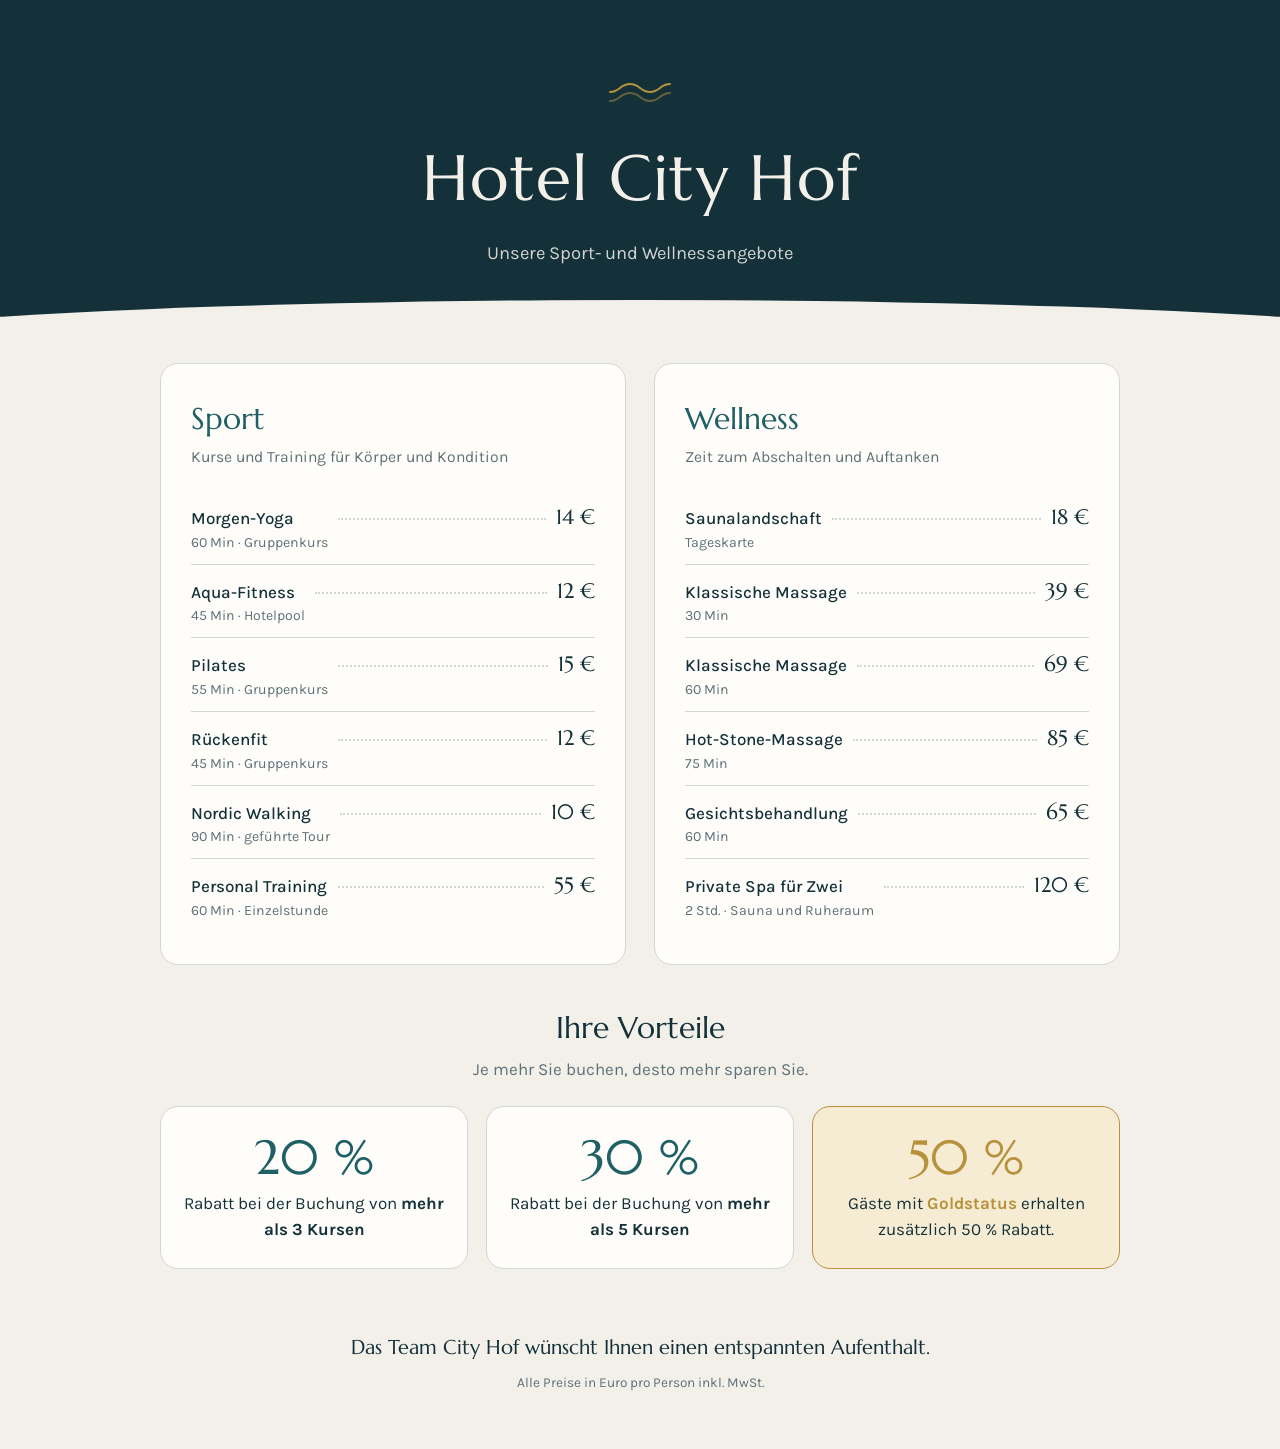
<file: probeklausur_hotel_city_hof/assets/Preisliste.html>
<!DOCTYPE html>
<html lang="de">
<head>
<meta charset="utf-8">
<meta name="viewport" content="width=device-width, initial-scale=1, viewport-fit=cover">
<title>Hotel City Hof – Sport &amp; Wellness Preisliste</title>
<link rel="preconnect" href="https://fonts.googleapis.com">
<link href="https://fonts.googleapis.com/css2?family=Marcellus&family=Karla:wght@400;500;700&display=swap" rel="stylesheet">
<style>
:root{
  --bg:#f3f0ea; --card:#fffdf9; --ink:#14313a; --muted:#5d7178; --line:#cfd8d6;
  --accent:#1f5f66; --gold:#b8913d; --goldbg:#f6ecd3; --hero:#14313a; --herotxt:#f3f0ea;
  box-sizing:border-box; padding-top:env(safe-area-inset-top,0px); padding-bottom:env(safe-area-inset-bottom,0px);
}
@media (prefers-color-scheme: dark){
  :root:not([data-theme="light"]){--bg:#0e1f24;--card:#14292f;--ink:#eee9df;--muted:#9bb0b4;--line:#2b464d;--accent:#6fbcc4;--gold:#d9b560;--goldbg:#2e2a1c;--hero:#0a171b;--herotxt:#eee9df}
}
:root[data-theme="dark"]{--bg:#0e1f24;--card:#14292f;--ink:#eee9df;--muted:#9bb0b4;--line:#2b464d;--accent:#6fbcc4;--gold:#d9b560;--goldbg:#2e2a1c;--hero:#0a171b;--herotxt:#eee9df}
html{scroll-padding-top:env(safe-area-inset-top,0px)}
*,*::before,*::after{box-sizing:inherit}
body{margin:0;background:var(--bg);color:var(--ink);font-family:Karla,"Segoe UI",Helvetica,Arial,sans-serif;font-size:17px;line-height:1.5}
h1,h2,h3{font-family:Marcellus,Georgia,"Times New Roman",serif;font-weight:400;margin:0}
.hero{background:var(--hero);color:var(--herotxt);padding:72px 24px 88px;text-align:center;position:relative;overflow:hidden}
.hero::after{content:"";position:absolute;left:50%;bottom:-1px;width:140%;height:56px;background:var(--bg);border-radius:50% 50% 0 0/100% 100% 0 0;transform:translateX(-50%)}
.hero svg{width:64px;height:32px;margin-bottom:18px;color:var(--gold)}
.hero h1{font-size:clamp(2.4rem,7vw,4rem);letter-spacing:.02em}
.hero p{margin:14px auto 0;max-width:34ch;font-size:1.15rem;opacity:.85}
main{max-width:1000px;margin:0 auto;padding:8px 20px 56px}
.grid{display:grid;grid-template-columns:1fr 1fr;gap:28px}
.panel{background:var(--card);border:1px solid var(--line);border-radius:18px;padding:32px 30px}
.panel h2{font-size:1.9rem;color:var(--accent);margin-bottom:4px}
.panel .sub{color:var(--muted);margin:0 0 22px;font-size:.98rem}
ul{list-style:none;margin:0;padding:0}
li{display:flex;align-items:baseline;gap:10px;padding:11px 0;border-top:1px solid var(--line)}
li:first-child{border-top:0}
.name{font-weight:500}
.name small{display:block;color:var(--muted);font-weight:400;font-size:.88rem}
.dots{flex:1;border-bottom:2px dotted var(--line);transform:translateY(-4px);min-width:16px}
.price{font-family:Marcellus,Georgia,serif;font-size:1.3rem;white-space:nowrap}
.rabatt{margin-top:40px}
.rabatt h2{text-align:center;font-size:1.9rem;margin-bottom:6px}
.rabatt .lead{text-align:center;color:var(--muted);margin:0 0 24px}
.tiers{display:grid;grid-template-columns:repeat(3,1fr);gap:18px}
.tier{background:var(--card);border:1px solid var(--line);border-radius:18px;padding:26px 20px;text-align:center}
.tier .pct{font-family:Marcellus,Georgia,serif;font-size:3rem;line-height:1;color:var(--accent)}
.tier p{margin:10px 0 0}
.tier.gold{background:var(--goldbg);border-color:var(--gold)}
.tier.gold .pct{color:var(--gold)}
.tier.gold strong{color:var(--gold)}
footer{text-align:center;padding:8px 24px 56px;color:var(--muted)}
footer p{margin:0;font-family:Marcellus,Georgia,serif;font-size:1.25rem;color:var(--ink)}
footer small{display:block;margin-top:10px;font-size:.85rem}
@media (max-width:760px){.grid,.tiers{grid-template-columns:1fr}.panel{padding:26px 20px}.hero{padding:56px 20px 76px}}
@media print{.hero{-webkit-print-color-adjust:exact;print-color-adjust:exact}}
</style>
</head>
<body>
<header class="hero">
  <svg viewBox="0 0 64 32" fill="none" stroke="currentColor" stroke-width="2" stroke-linecap="round" aria-hidden="true"><path d="M2 20c10 0 10-8 20-8s10 8 20 8 10-8 20-8"/><path d="M2 29c10 0 10-8 20-8s10 8 20 8 10-8 20-8" opacity=".5"/></svg>
  <h1>Hotel City Hof</h1>
  <p>Unsere Sport- und Wellnessangebote</p>
</header>

<main>
  <div class="grid">
    <section class="panel" aria-labelledby="sport">
      <h2 id="sport">Sport</h2>
      <p class="sub">Kurse und Training für Körper und Kondition</p>
      <ul>
        <li><span class="name">Morgen-Yoga<small>60 Min · Gruppenkurs</small></span><span class="dots"></span><span class="price">14 €</span></li>
        <li><span class="name">Aqua-Fitness<small>45 Min · Hotelpool</small></span><span class="dots"></span><span class="price">12 €</span></li>
        <li><span class="name">Pilates<small>55 Min · Gruppenkurs</small></span><span class="dots"></span><span class="price">15 €</span></li>
        <li><span class="name">Rückenfit<small>45 Min · Gruppenkurs</small></span><span class="dots"></span><span class="price">12 €</span></li>
        <li><span class="name">Nordic Walking<small>90 Min · geführte Tour</small></span><span class="dots"></span><span class="price">10 €</span></li>
        <li><span class="name">Personal Training<small>60 Min · Einzelstunde</small></span><span class="dots"></span><span class="price">55 €</span></li>
      </ul>
    </section>

    <section class="panel" aria-labelledby="wellness">
      <h2 id="wellness">Wellness</h2>
      <p class="sub">Zeit zum Abschalten und Auftanken</p>
      <ul>
        <li><span class="name">Saunalandschaft<small>Tageskarte</small></span><span class="dots"></span><span class="price">18 €</span></li>
        <li><span class="name">Klassische Massage<small>30 Min</small></span><span class="dots"></span><span class="price">39 €</span></li>
        <li><span class="name">Klassische Massage<small>60 Min</small></span><span class="dots"></span><span class="price">69 €</span></li>
        <li><span class="name">Hot-Stone-Massage<small>75 Min</small></span><span class="dots"></span><span class="price">85 €</span></li>
        <li><span class="name">Gesichtsbehandlung<small>60 Min</small></span><span class="dots"></span><span class="price">65 €</span></li>
        <li><span class="name">Private Spa für Zwei<small>2 Std. · Sauna und Ruheraum</small></span><span class="dots"></span><span class="price">120 €</span></li>
      </ul>
    </section>
  </div>

  <section class="rabatt" aria-labelledby="rabatt">
    <h2 id="rabatt">Ihre Vorteile</h2>
    <p class="lead">Je mehr Sie buchen, desto mehr sparen Sie.</p>
    <div class="tiers">
      <div class="tier"><div class="pct">20 %</div><p>Rabatt bei der Buchung von <strong>mehr als 3 Kursen</strong></p></div>
      <div class="tier"><div class="pct">30 %</div><p>Rabatt bei der Buchung von <strong>mehr als 5 Kursen</strong></p></div>
      <div class="tier gold"><div class="pct">50 %</div><p>Gäste mit <strong>Goldstatus</strong> erhalten zusätzlich 50 %  Rabatt.</p></div>
    </div>
  </section>
</main>

<footer>
  <p>Das Team City Hof wünscht Ihnen einen entspannten Aufenthalt.</p>
  <small>Alle Preise in Euro pro Person inkl. MwSt.</small>
</footer>
</body>
</html>
</file>
<file: 03_Quiz_App/style.css>
:root {
    --primary-color: #1e3a8a;
    --primary-light: #3b82f6;
    --primary-dark: #172554;
    --success-color: #10b981;
    --success-bg: #ecfdf5;
    --error-color: #ef4444;
    --error-bg: #fef2f2;
    --bg-color: #f8fafc;
    --card-bg: #ffffff;
    --text-color: #334155;
    --text-light: #64748b;
    --border-color: #e2e8f0;
    --radius: 8px;
    --transition: all 0.3s ease;
}

* {
    box-sizing: border-box;
    margin: 0;
    padding: 0;
}

body {
    font-family: -apple-system, BlinkMacSystemFont, "Segoe UI", Roboto, "Helvetica Neue", Arial, sans-serif;
    background-color: var(--bg-color);
    color: var(--text-color);
    line-height: 1.6;
}

header {
    background-color: var(--primary-dark);
    color: white;
    padding: 2rem 1rem;
    text-align: center;
    border-bottom: 4px solid var(--primary-light);
}

.header-container h1 {
    font-size: 2.2rem;
    margin-bottom: 0.5rem;
}

.header-container p {
    color: #93c5fd;
    font-size: 1.1rem;
}

.container {
    max-width: 1200px;
    margin: 2rem auto;
    padding: 0 1rem;
    display: grid;
    grid-template-columns: 300px 1fr;
    gap: 2rem;
}

@media (max-width: 900px) {
    .container {
        grid-template-columns: 1fr;
    }
}

.card {
    background: var(--card-bg);
    border-radius: var(--radius);
    padding: 1.5rem;
    box-shadow: 0 4px 6px -1px rgb(0 0 0 / 0.1), 0 2px 4px -2px rgb(0 0 0 / 0.1);
    margin-bottom: 1.5rem;
    border: 1px solid var(--border-color);
}

.card h3 {
    margin-bottom: 1rem;
    padding-bottom: 0.5rem;
    border-bottom: 2px solid var(--border-color);
    color: var(--primary-dark);
    display: flex;
    align-items: center;
    gap: 0.5rem;
}

/* Theme Filters */
.theme-filters {
    display: flex;
    flex-direction: column;
    gap: 0.5rem;
}

.filter-btn {
    text-align: left;
    background: none;
    border: 1px solid var(--border-color);
    padding: 0.75rem 1rem;
    border-radius: var(--radius);
    cursor: pointer;
    font-size: 0.95rem;
    font-weight: 500;
    transition: var(--transition);
    color: var(--text-color);
}

.filter-btn:hover {
    background-color: #f1f5f9;
    border-color: var(--primary-light);
}

.filter-btn.active {
    background-color: var(--primary-color);
    color: white;
    border-color: var(--primary-color);
}

/* Stats */
.stats-grid {
    display: grid;
    grid-template-columns: repeat(2, 1fr);
    gap: 1rem;
    margin-bottom: 1.5rem;
}

.stat-item {
    background-color: #f1f5f9;
    padding: 0.75rem;
    border-radius: var(--radius);
    text-align: center;
}

.stat-num {
    display: block;
    font-size: 1.5rem;
    font-weight: bold;
    color: var(--primary-color);
}

.stat-label {
    font-size: 0.8rem;
    color: var(--text-light);
}

.progress-bar-container {
    background-color: var(--border-color);
    height: 10px;
    border-radius: 5px;
    overflow: hidden;
    margin-bottom: 1.5rem;
}

.progress-bar {
    background-color: var(--success-color);
    height: 100%;
    transition: width 0.5s ease-out;
}

/* Quiz Area */
.quiz-card {
    min-height: 350px;
    display: flex;
    flex-direction: column;
}

.quiz-header {
    display: flex;
    justify-content: space-between;
    align-items: center;
    margin-bottom: 1.5rem;
}

.badge {
    background-color: #dbeafe;
    color: var(--primary-color);
    padding: 0.35rem 0.75rem;
    border-radius: 50px;
    font-size: 0.8rem;
    font-weight: bold;
    text-transform: uppercase;
}

.question-number {
    font-size: 0.9rem;
    color: var(--text-light);
    font-weight: 500;
}

.question-container {
    margin-bottom: 2rem;
}

.question-container h2 {
    font-size: 1.35rem;
    font-weight: 600;
    color: var(--primary-dark);
    margin-bottom: 1rem;
}

/* Code block styles */
.code-block-container {
    background-color: #0f172a;
    color: #f8fafc;
    padding: 1.25rem;
    border-radius: var(--radius);
    font-family: "Fira Code", Consolas, Monaco, monospace;
    font-size: 0.9rem;
    overflow-x: auto;
    margin-top: 1rem;
    border-left: 4px solid var(--primary-light);
}

/* Answers styles */
.answers-container {
    display: flex;
    flex-direction: column;
    gap: 0.75rem;
    margin-bottom: 2rem;
    flex-grow: 1;
}

.answer-option {
    background-color: white;
    border: 2px solid var(--border-color);
    padding: 1rem;
    border-radius: var(--radius);
    cursor: pointer;
    text-align: left;
    font-size: 1rem;
    transition: var(--transition);
    display: flex;
    align-items: center;
    gap: 0.75rem;
}

.answer-option:hover:not(.disabled) {
    border-color: var(--primary-light);
    background-color: #f0fdf4;
}

.answer-option.selected {
    border-color: var(--primary-color);
    background-color: #eff6ff;
}

.answer-option.correct {
    border-color: var(--success-color);
    background-color: var(--success-bg);
    color: #065f46;
}

.answer-option.wrong {
    border-color: var(--error-color);
    background-color: var(--error-bg);
    color: #991b1b;
}

.answer-option.disabled {
    cursor: not-allowed;
    opacity: 0.8;
}

/* Text & Gap inputs */
.text-answer-container {
    display: flex;
    flex-direction: column;
    gap: 1rem;
}

.text-input {
    width: 100%;
    padding: 1rem;
    border: 2px solid var(--border-color);
    border-radius: var(--radius);
    font-size: 1rem;
    outline: none;
    transition: var(--transition);
}

.text-input:focus {
    border-color: var(--primary-color);
}

.text-input.correct {
    border-color: var(--success-color);
    background-color: var(--success-bg);
}

.text-input.wrong {
    border-color: var(--error-color);
    background-color: var(--error-bg);
}

/* Buttons */
.btn {
    padding: 0.75rem 1.5rem;
    border: none;
    border-radius: var(--radius);
    font-size: 1rem;
    font-weight: 600;
    cursor: pointer;
    transition: var(--transition);
    display: inline-flex;
    align-items: center;
    justify-content: center;
    gap: 0.5rem;
}

.btn-full {
    width: 100%;
}

.btn-primary {
    background-color: var(--primary-color);
    color: white;
}

.btn-primary:hover {
    background-color: var(--primary-dark);
}

.btn-secondary {
    background-color: #e2e8f0;
    color: var(--text-color);
}

.btn-secondary:hover {
    background-color: #cbd5e1;
}

/* Feedback Card */
.feedback-card {
    transition: var(--transition);
    border-left: 5px solid var(--primary-color);
}

.feedback-card.correct {
    border-left-color: var(--success-color);
    background-color: var(--success-bg);
}

.feedback-card.wrong {
    border-left-color: var(--error-color);
    background-color: var(--error-bg);
}

#feedback-title {
    margin-bottom: 0.5rem;
    font-size: 1.25rem;
}

#feedback-text {
    font-size: 1rem;
    margin-bottom: 1rem;
}

.explanation-section {
    border-top: 1px solid var(--border-color);
    padding-top: 0.75rem;
    margin-top: 0.75rem;
}

.explanation-section h4 {
    margin-bottom: 0.25rem;
    color: var(--primary-dark);
}

footer {
    text-align: center;
    padding: 2rem;
    color: var(--text-light);
    font-size: 0.9rem;
    border-top: 1px solid var(--border-color);
    background-color: white;
    margin-top: 4rem;
}

/* Open Text & Self-grading styling */
.open-textarea {
    resize: vertical;
    min-height: 120px;
    font-family: inherit;
    line-height: 1.5;
}

.model-answer-title {
    font-size: 1rem;
    color: var(--text-color);
    margin-bottom: 0.5rem;
}

.model-answer-body {
    background-color: #f8fafc;
    border: 1px solid var(--border-color);
    padding: 1.25rem;
    border-radius: var(--radius);
    margin-bottom: 1.5rem;
    font-size: 1rem;
    line-height: 1.5;
}

.user-typed-preview {
    color: var(--text-light);
    margin-bottom: 0.75rem;
    border-bottom: 1px dashed var(--border-color);
    padding-bottom: 0.75rem;
}

.musterloesung-text {
    color: var(--primary-color);
}

.rating-container {
    display: flex;
    gap: 1rem;
    margin-top: 0.5rem;
}

.btn-correct {
    background-color: var(--success-color);
    color: white;
    flex: 1;
}

.btn-correct:hover {
    background-color: #059669;
}

.btn-wrong {
    background-color: var(--error-color);
    color: white;
    flex: 1;
}

.btn-wrong:hover {
    background-color: #dc2626;
}

/* Centered 1-column layout for Exam Mode */
.container.exam-mode-active {
    grid-template-columns: 1fr;
    justify-items: center;
}
</file>
<file: probeklausur_hotel_city_hof/style.css>
/* ==========================================================================
   IHK PROBEKLAUSUR SIMULATOR 2026/27 – HOTEL CITY HOF (FA 230)
   Modern, authentic, responsive examination workstation styles
   ========================================================================== */

:root {
    --theme-dark: rgb(5, 73, 99);
    --theme-darker: rgb(3, 44, 60);
    --theme-lighter: rgb(8, 92, 124);
    --primary: #0284c7;
    --primary-dark: #0369a1;
    --primary-light: #e0f2fe;
    --accent: #10b981;
    --accent-dark: #047857;
    --warning: #f59e0b;
    --danger: #ef4444;
    --bg-main: #f8fafc;
    --bg-card: #ffffff;
    --border: #e2e8f0;
    --border-dark: #cbd5e1;
    --text-main: #0f172a;
    --text-muted: #64748b;
    --text-light: #94a3b8;
    --radius-sm: 6px;
    --radius: 10px;
    --radius-lg: 14px;
    --shadow-sm: 0 1px 3px rgba(0,0,0,0.08);
    --shadow: 0 4px 12px rgba(0,0,0,0.06);
    --shadow-lg: 0 10px 25px rgba(0,0,0,0.1);
    --font-sans: 'Inter', -apple-system, BlinkMacSystemFont, 'Segoe UI', Roboto, sans-serif;
    --font-mono: 'Fira Code', 'Cascadia Code', Consolas, monospace;
}

* {
    box-sizing: border-box;
    margin: 0;
    padding: 0;
}

body {
    font-family: var(--font-sans);
    background-color: var(--bg-main);
    color: var(--text-main);
    line-height: 1.5;
    -webkit-font-smoothing: antialiased;
    min-height: 100vh;
    display: flex;
    flex-direction: column;
}

/* TOP HEADER & EXAM STATUS BAR */
.exam-navbar {
    background: var(--theme-dark);
    color: white;
    padding: 0.75rem 1.5rem;
    display: flex;
    justify-content: space-between;
    align-items: center;
    border-bottom: 3px solid #38bdf8;
    box-shadow: 0 2px 10px rgba(0,0,0,0.25);
    position: sticky;
    top: 0;
    z-index: 1000;
}

.brand-section {
    display: flex;
    align-items: center;
    gap: 0.85rem;
}

.official-stamp {
    background: rgba(56, 189, 248, 0.15);
    border: 1.5px solid #38bdf8;
    color: #38bdf8;
    padding: 0.25rem 0.65rem;
    border-radius: var(--radius-sm);
    font-size: 0.72rem;
    font-weight: 800;
    text-transform: uppercase;
    letter-spacing: 0.05em;
    display: flex;
    align-items: center;
    gap: 0.35rem;
}

.brand-title {
    font-size: 1.05rem;
    font-weight: 700;
    color: #f8fafc;
    letter-spacing: -0.01em;
}

.brand-subtitle {
    font-size: 0.76rem;
    color: #94a3b8;
}

.exam-controls {
    display: flex;
    align-items: center;
    gap: 1.25rem;
}

/* TIMER WIDGET */
.timer-box {
    display: flex;
    align-items: center;
    gap: 0.5rem;
    background: var(--theme-darker);
    border: 1.5px solid rgba(56, 189, 248, 0.4);
    padding: 0.35rem 0.8rem;
    border-radius: var(--radius-sm);
}

.timer-box.warning {
    border-color: #ef4444;
    background: #450a0a;
    animation: pulseWarning 1.5s infinite;
}

@keyframes pulseWarning {
    0%, 100% { opacity: 1; }
    50% { opacity: 0.75; }
}

.timer-display {
    font-family: var(--font-mono);
    font-size: 1.15rem;
    font-weight: 700;
    color: #38bdf8;
    letter-spacing: 0.04em;
}

.timer-box.warning .timer-display {
    color: #f87171;
}

.timer-btn {
    background: transparent;
    border: none;
    color: #94a3b8;
    cursor: pointer;
    font-size: 0.85rem;
    transition: color 0.15s;
}
.timer-btn:hover { color: #f8fafc; }

/* POINTS COUNTER */
.points-box {
    display: flex;
    align-items: center;
    gap: 0.45rem;
    background: #064e3b;
    border: 1.5px solid #10b981;
    color: #a7f3d0;
    padding: 0.35rem 0.8rem;
    border-radius: var(--radius-sm);
    font-size: 0.85rem;
    font-weight: 700;
}

.header-action-btn {
    background: var(--theme-lighter);
    color: #f8fafc;
    border: 1px solid rgba(255, 255, 255, 0.25);
    padding: 0.38rem 0.75rem;
    border-radius: var(--radius-sm);
    font-size: 0.8rem;
    font-weight: 600;
    cursor: pointer;
    display: flex;
    align-items: center;
    gap: 0.4rem;
    transition: all 0.15s;
    text-decoration: none;
}
.header-action-btn:hover {
    background: rgb(11, 115, 155);
    color: white;
}

/* NAVIGATION TABS BAR */
.nav-tabs-bar {
    background: white;
    border-bottom: 1px solid var(--border);
    display: flex;
    justify-content: space-between;
    align-items: center;
    padding: 0 1.5rem;
    box-shadow: var(--shadow-sm);
}

.nav-tabs {
    display: flex;
    gap: 0.25rem;
}

.nav-tab-btn {
    padding: 0.85rem 1.15rem;
    background: transparent;
    border: none;
    border-bottom: 3px solid transparent;
    color: var(--text-muted);
    font-size: 0.88rem;
    font-weight: 600;
    cursor: pointer;
    display: flex;
    align-items: center;
    gap: 0.45rem;
    transition: all 0.15s;
}

.nav-tab-btn:hover {
    color: var(--primary);
    background: #f8fafc;
}

.nav-tab-btn.active {
    color: var(--primary-dark);
    border-bottom-color: var(--primary);
    background: #f0f9ff;
    font-weight: 700;
}

.nav-tab-btn .badge-pts {
    font-size: 0.72rem;
    background: #e2e8f0;
    color: #475569;
    padding: 0.15rem 0.45rem;
    border-radius: 999px;
    font-weight: 700;
}
.nav-tab-btn.active .badge-pts {
    background: var(--primary);
    color: white;
}

.candidate-tag {
    font-size: 0.8rem;
    color: var(--text-muted);
    display: flex;
    align-items: center;
    gap: 0.4rem;
}

/* MAIN SPLIT-VIEW CONTAINER */
.exam-container {
    flex: 1;
    display: grid;
    grid-template-columns: 1fr 1fr;
    gap: 0;
    height: calc(100vh - 110px);
    overflow: hidden;
}

.pane {
    height: 100%;
    overflow-y: auto;
    padding: 1.5rem;
}

.left-pane {
    background: white;
    border-right: 2px solid var(--border);
}

.right-pane {
    background: #f8fafc;
}

/* SECTION HEADERS */
.section-header {
    border-bottom: 2px solid var(--border);
    padding-bottom: 0.75rem;
    margin-bottom: 1.25rem;
    display: flex;
    justify-content: space-between;
    align-items: flex-start;
}

.section-title {
    font-size: 1.25rem;
    font-weight: 800;
    color: #1e293b;
    display: flex;
    align-items: center;
    gap: 0.5rem;
}

.points-pill {
    background: #ecfdf5;
    color: #047857;
    border: 1px solid #10b981;
    padding: 0.2rem 0.6rem;
    border-radius: 999px;
    font-size: 0.78rem;
    font-weight: 700;
}

/* CARDS & BOXES */
.exam-card {
    background: white;
    border: 1px solid var(--border);
    border-radius: var(--radius);
    padding: 1.25rem;
    margin-bottom: 1.25rem;
    box-shadow: var(--shadow-sm);
}

.exam-card.scenario-card {
    background: #f8fafc;
    border-left: 4px solid var(--primary);
}

.email-box {
    background: #f8fafc;
    border: 1px solid #cbd5e1;
    border-radius: var(--radius);
    padding: 1rem 1.25rem;
    margin-bottom: 1.25rem;
    font-size: 0.9rem;
}

.email-header {
    border-bottom: 1px solid #e2e8f0;
    padding-bottom: 0.5rem;
    margin-bottom: 0.75rem;
    color: #475569;
    font-size: 0.82rem;
    line-height: 1.45;
}

/* TABLES */
.kalk-table {
    width: 100%;
    border-collapse: collapse;
    font-size: 0.86rem;
    margin-top: 0.75rem;
    margin-bottom: 1rem;
}

.kalk-table th {
    background: var(--theme-dark);
    color: white;
    padding: 0.55rem 0.75rem;
    text-align: left;
    font-weight: 700;
}

.kalk-table td {
    padding: 0.45rem 0.75rem;
    border-bottom: 1px solid #e2e8f0;
}

.kalk-table tr:hover {
    background: #f8fafc;
}

.kalk-table input[type="number"],
.kalk-table input[type="text"] {
    width: 100%;
    padding: 0.35rem 0.5rem;
    border: 1.5px solid var(--border-dark);
    border-radius: var(--radius-sm);
    font-family: var(--font-mono);
    font-size: 0.85rem;
    text-align: right;
    transition: all 0.15s;
}

.kalk-table input:focus {
    outline: none;
    border-color: var(--primary);
    box-shadow: 0 0 0 3px rgba(2, 132, 199, 0.15);
}

.kalk-table input.valid {
    border-color: #10b981;
    background: #f0fdf4;
    color: #166534;
    font-weight: 700;
}

.kalk-table input.invalid {
    border-color: #ef4444;
    background: #fef2f2;
    color: #991b1b;
}

/* BUTTONS */
.btn-primary {
    background: var(--primary);
    color: white;
    border: none;
    padding: 0.6rem 1.2rem;
    border-radius: var(--radius-sm);
    font-weight: 700;
    cursor: pointer;
    display: inline-flex;
    align-items: center;
    gap: 0.45rem;
    transition: background 0.15s;
}
.btn-primary:hover { background: var(--primary-dark); }

.btn-accent {
    background: var(--accent);
    color: white;
    border: none;
    padding: 0.6rem 1.2rem;
    border-radius: var(--radius-sm);
    font-weight: 700;
    cursor: pointer;
    display: inline-flex;
    align-items: center;
    gap: 0.45rem;
    transition: background 0.15s;
}
.btn-accent:hover { background: var(--accent-dark); }

.btn-secondary {
    background: white;
    color: #334155;
    border: 1.5px solid #cbd5e1;
    padding: 0.55rem 1rem;
    border-radius: var(--radius-sm);
    font-weight: 600;
    cursor: pointer;
    display: inline-flex;
    align-items: center;
    gap: 0.45rem;
    transition: all 0.15s;
}
.btn-secondary:hover {
    background: #f8fafc;
    border-color: #94a3b8;
}

/* ATTACHMENT TABS IN RIGHT PANE */
.att-tabs-header {
    display: flex;
    gap: 0.35rem;
    border-bottom: 2px solid #cbd5e1;
    padding-bottom: 0.4rem;
    margin-bottom: 1rem;
    overflow-x: auto;
}

.att-tab-btn {
    padding: 0.45rem 0.85rem;
    border: 1px solid #cbd5e1;
    background: white;
    border-radius: var(--radius-sm);
    font-size: 0.82rem;
    font-weight: 600;
    color: #475569;
    cursor: pointer;
    white-space: nowrap;
    display: flex;
    align-items: center;
    gap: 0.35rem;
    transition: all 0.15s;
}

.att-tab-btn:hover {
    border-color: var(--primary);
    color: var(--primary);
}

.att-tab-btn.active {
    background: var(--theme-dark);
    color: white;
    border-color: var(--theme-dark);
}

.att-sheet {
    background: white;
    border: 1px solid var(--border-dark);
    border-radius: var(--radius);
    padding: 1.5rem;
    box-shadow: var(--shadow);
}

/* CODE & SQL EDITORS */
.code-editor-wrapper {
    margin-top: 0.75rem;
    margin-bottom: 1rem;
    border: 1.5px solid var(--theme-lighter);
    border-radius: var(--radius);
    overflow: hidden;
    background: var(--theme-darker);
}

.python-toolbar {
    background: var(--theme-dark);
    padding: 0.6rem 0.9rem;
    display: flex;
    justify-content: space-between;
    align-items: center;
    border-bottom: 1px solid var(--theme-lighter);
    color: #e2e8f0;
    font-size: 0.85rem;
}

.exercise-select {
    padding: 0.35rem 0.65rem;
    border-radius: var(--radius-sm);
    border: 1px solid var(--theme-lighter);
    background: var(--theme-darker);
    color: #38bdf8;
    font-size: 0.85rem;
    font-weight: 600;
    outline: none;
    cursor: pointer;
}

.python-badge {
    background: #0284c7;
    color: white;
    font-size: 0.72rem;
    font-weight: 800;
    padding: 0.15rem 0.45rem;
    border-radius: 4px;
    letter-spacing: 0.04em;
}

.editor-toolbar {
    background: var(--theme-dark);
    padding: 0.45rem 0.85rem;
    display: flex;
    justify-content: space-between;
    align-items: center;
    border-bottom: 1px solid var(--theme-lighter);
    color: #94a3b8;
    font-size: 0.8rem;
}

.code-textarea {
    width: 100%;
    min-height: 220px;
    background: var(--theme-darker);
    color: #7dd3fc;
    font-family: var(--font-mono);
    font-size: 0.9rem;
    line-height: 1.5;
    padding: 1rem;
    border: none;
    outline: none;
    resize: vertical;
}

/* TEST RUNNER LOG */
.test-log-card {
    background: var(--theme-darker);
    border: 1.5px solid var(--theme-lighter);
    border-radius: var(--radius);
    padding: 1rem;
    color: white;
    font-family: var(--font-mono);
    font-size: 0.84rem;
    margin-top: 0.75rem;
}

.test-item {
    display: flex;
    justify-content: space-between;
    padding: 0.45rem 0;
    border-bottom: 1px solid rgba(255, 255, 255, 0.1);
}

.test-item.pass { color: #4ade80; }
.test-item.fail { color: #f87171; }

/* MUSTERLÖSUNG ACCORDION */
.solution-box {
    margin-top: 1rem;
    border: 2px dashed #10b981;
    background: #f0fdf4;
    border-radius: var(--radius);
    padding: 1.25rem;
    display: none;
}
.solution-box.open { display: block; }

.solution-header {
    display: flex;
    justify-content: space-between;
    align-items: center;
    color: #065f46;
    font-weight: 800;
    margin-bottom: 0.75rem;
}

/* RESPONSIVE */
@media (max-width: 1024px) {
    .exam-container {
        grid-template-columns: 1fr;
        height: auto;
        overflow: visible;
    }
    .pane { height: auto; overflow: visible; }
}

@media print {
    .exam-navbar, .nav-tabs-bar, .header-action-btn, .btn-primary, .btn-accent, .timer-btn {
        display: none !important;
    }
    .exam-container {
        grid-template-columns: 1fr !important;
        height: auto !important;
    }
    .left-pane, .right-pane {
        padding: 0 !important;
        border: none !important;
    }
}
</file>
